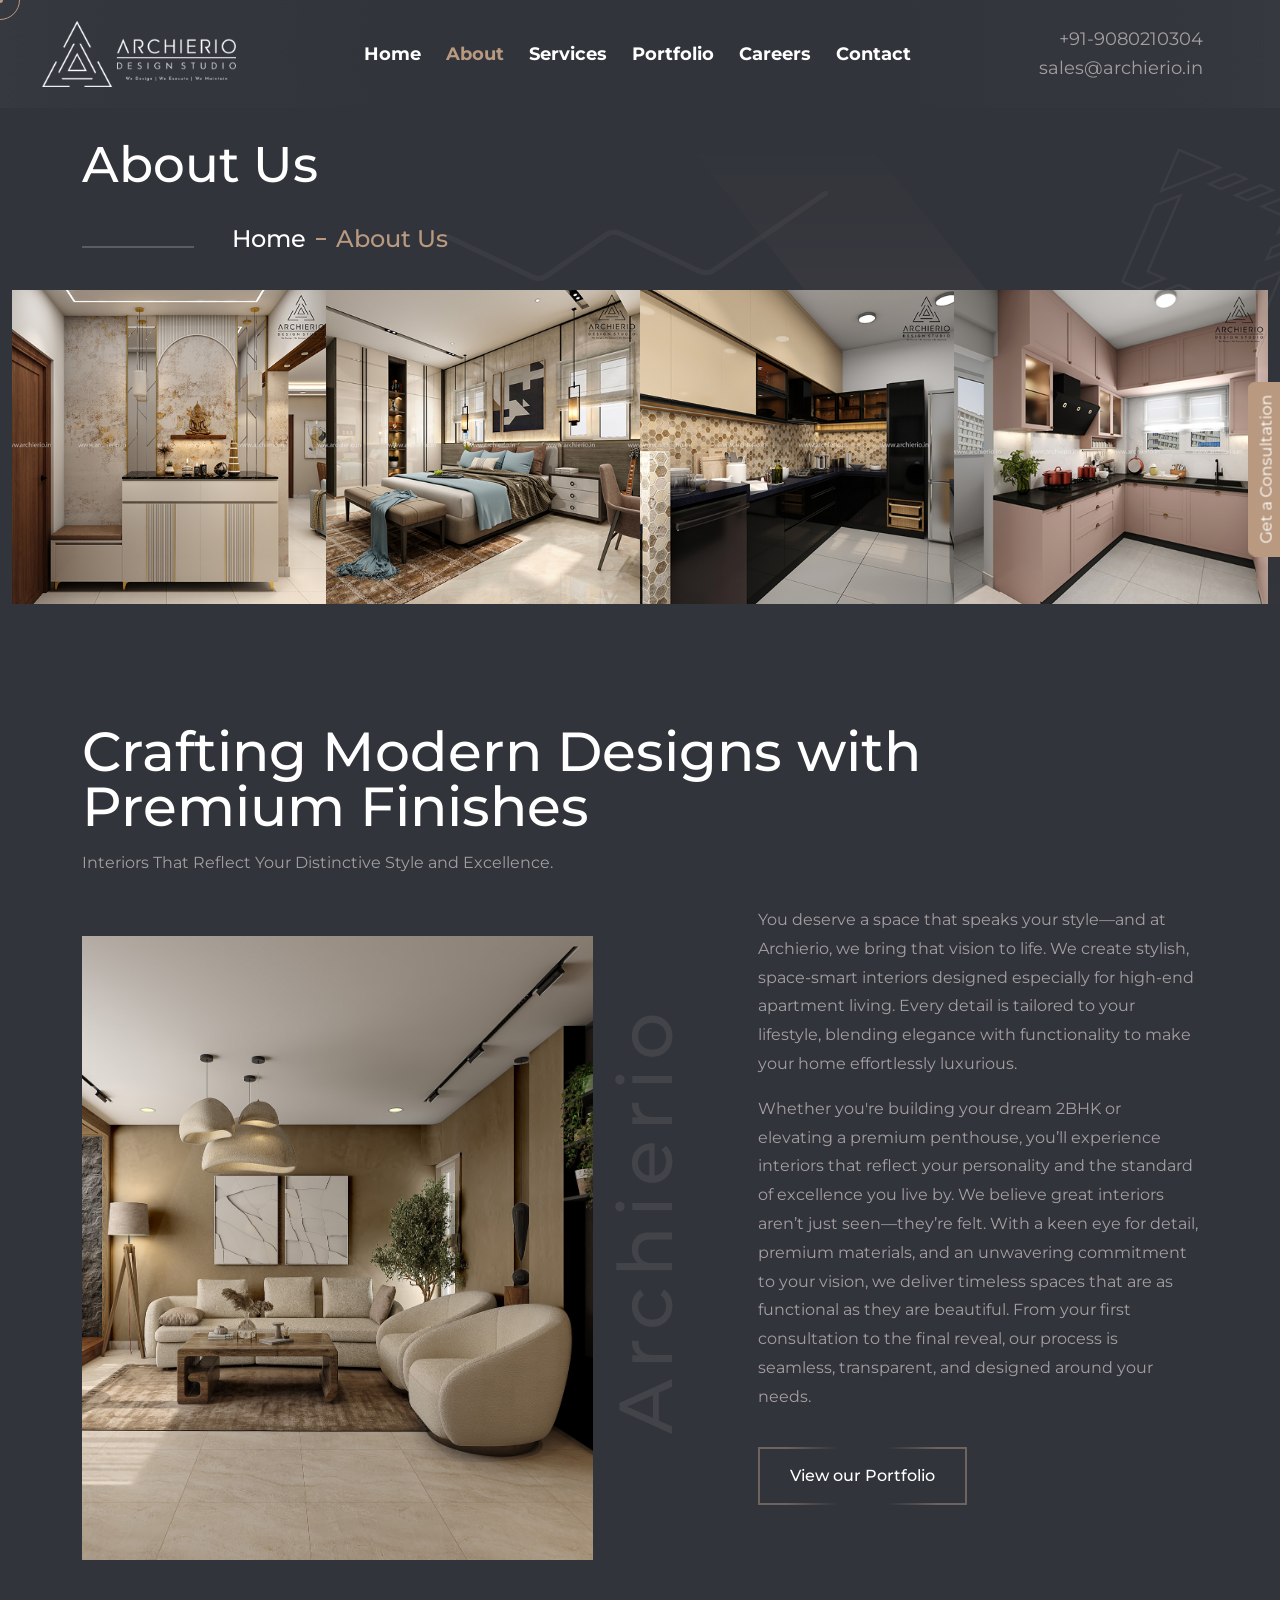
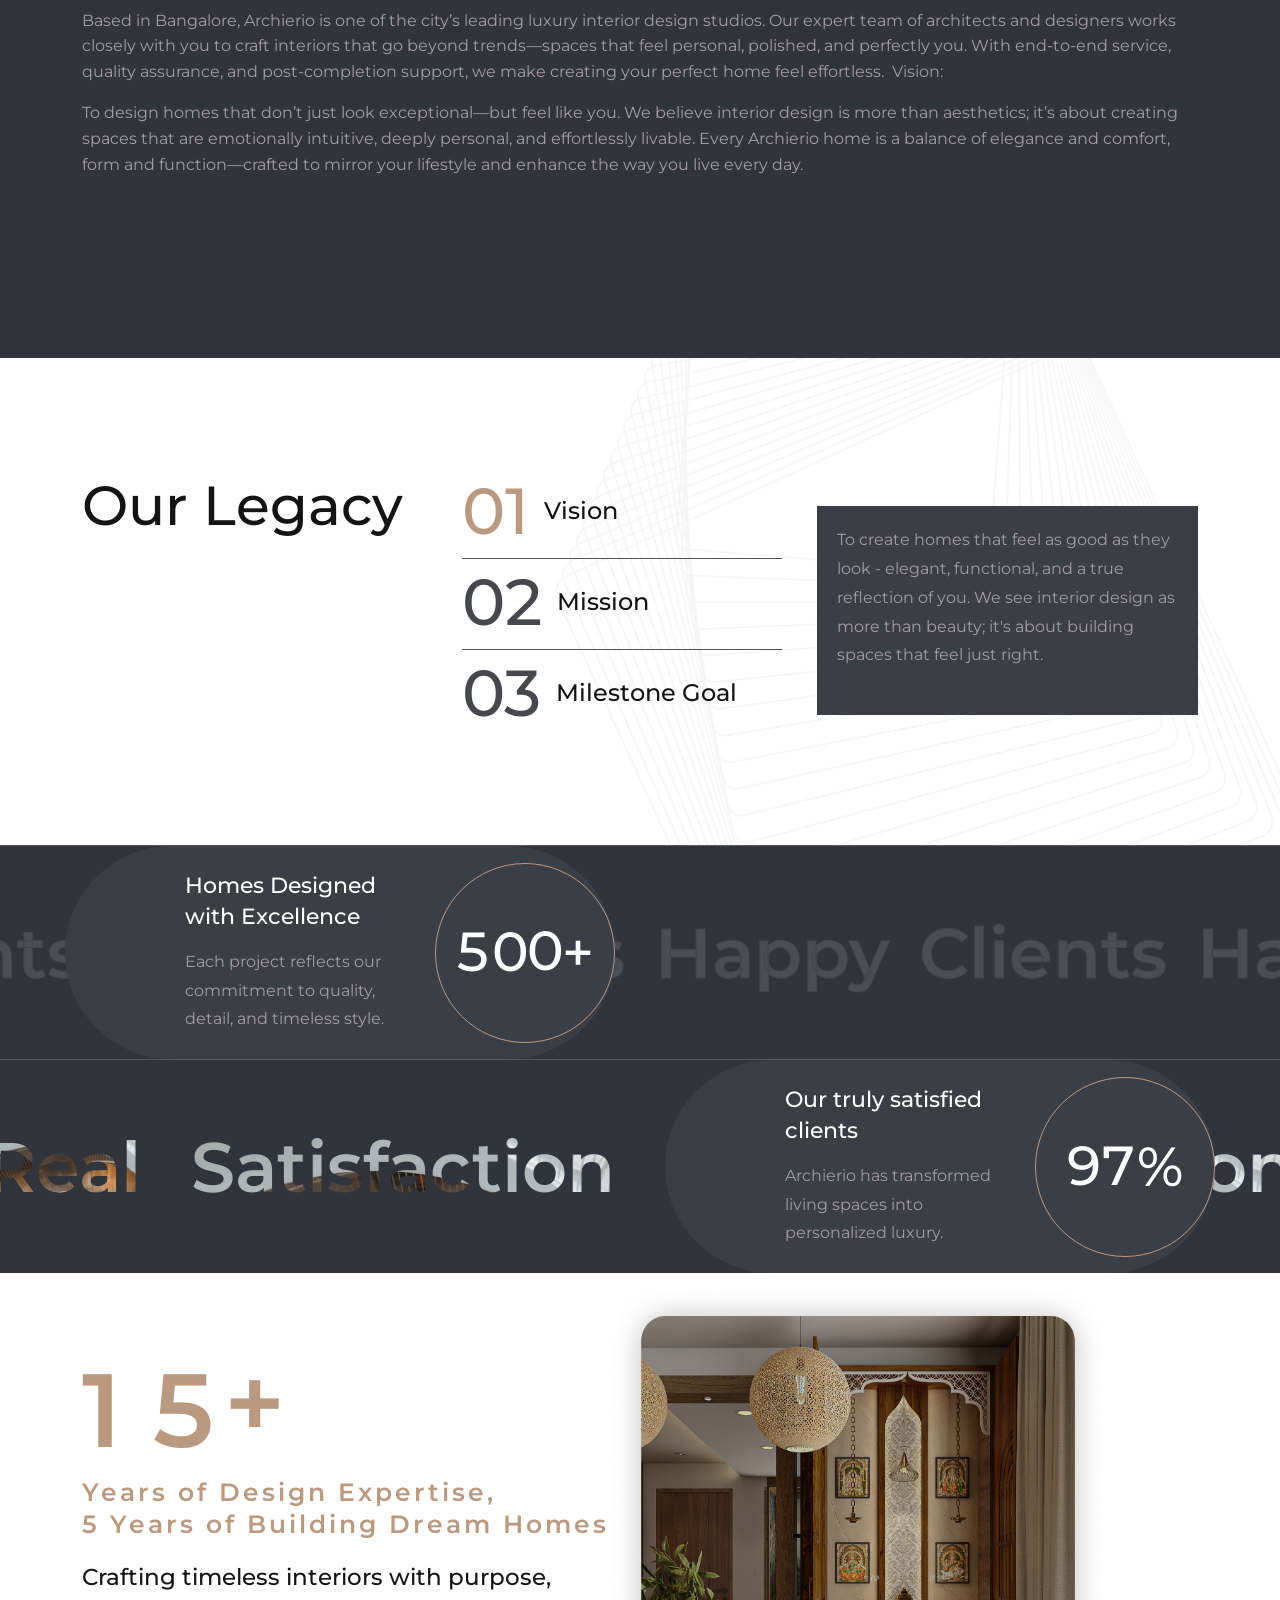
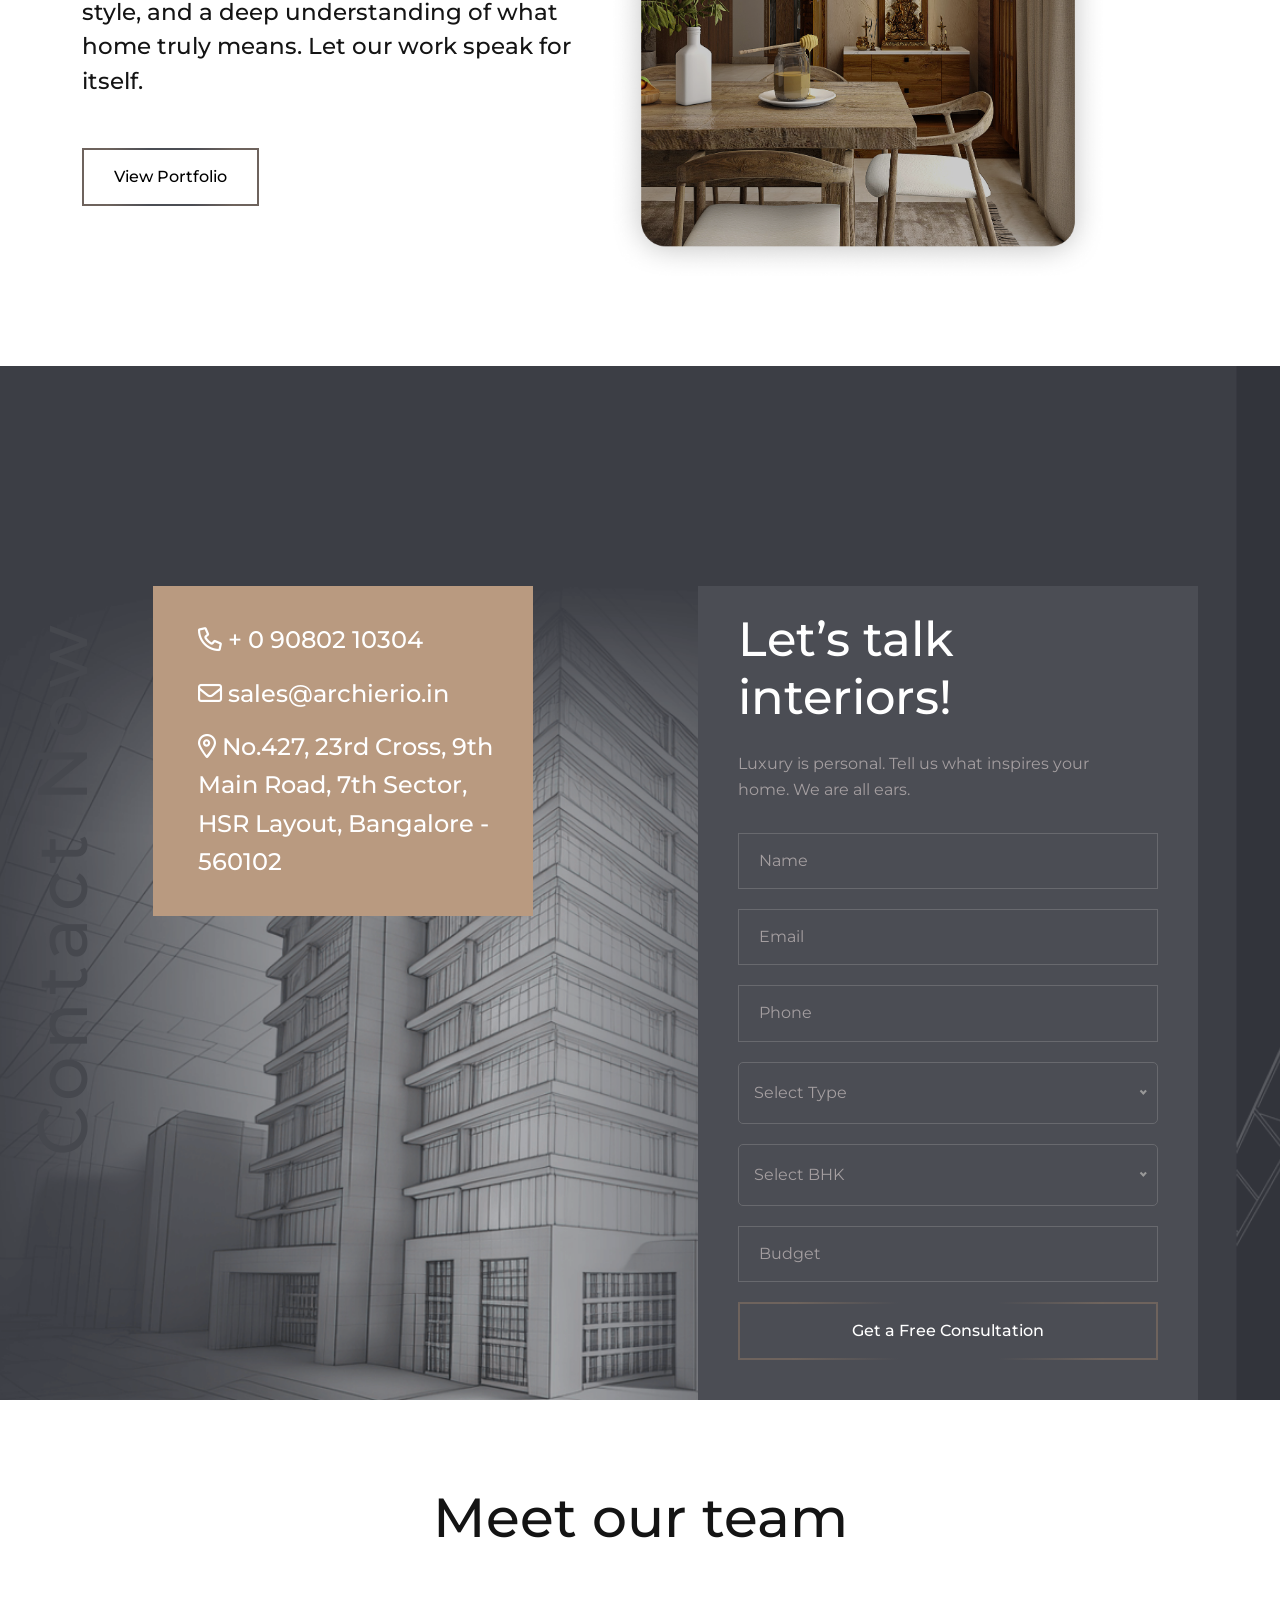
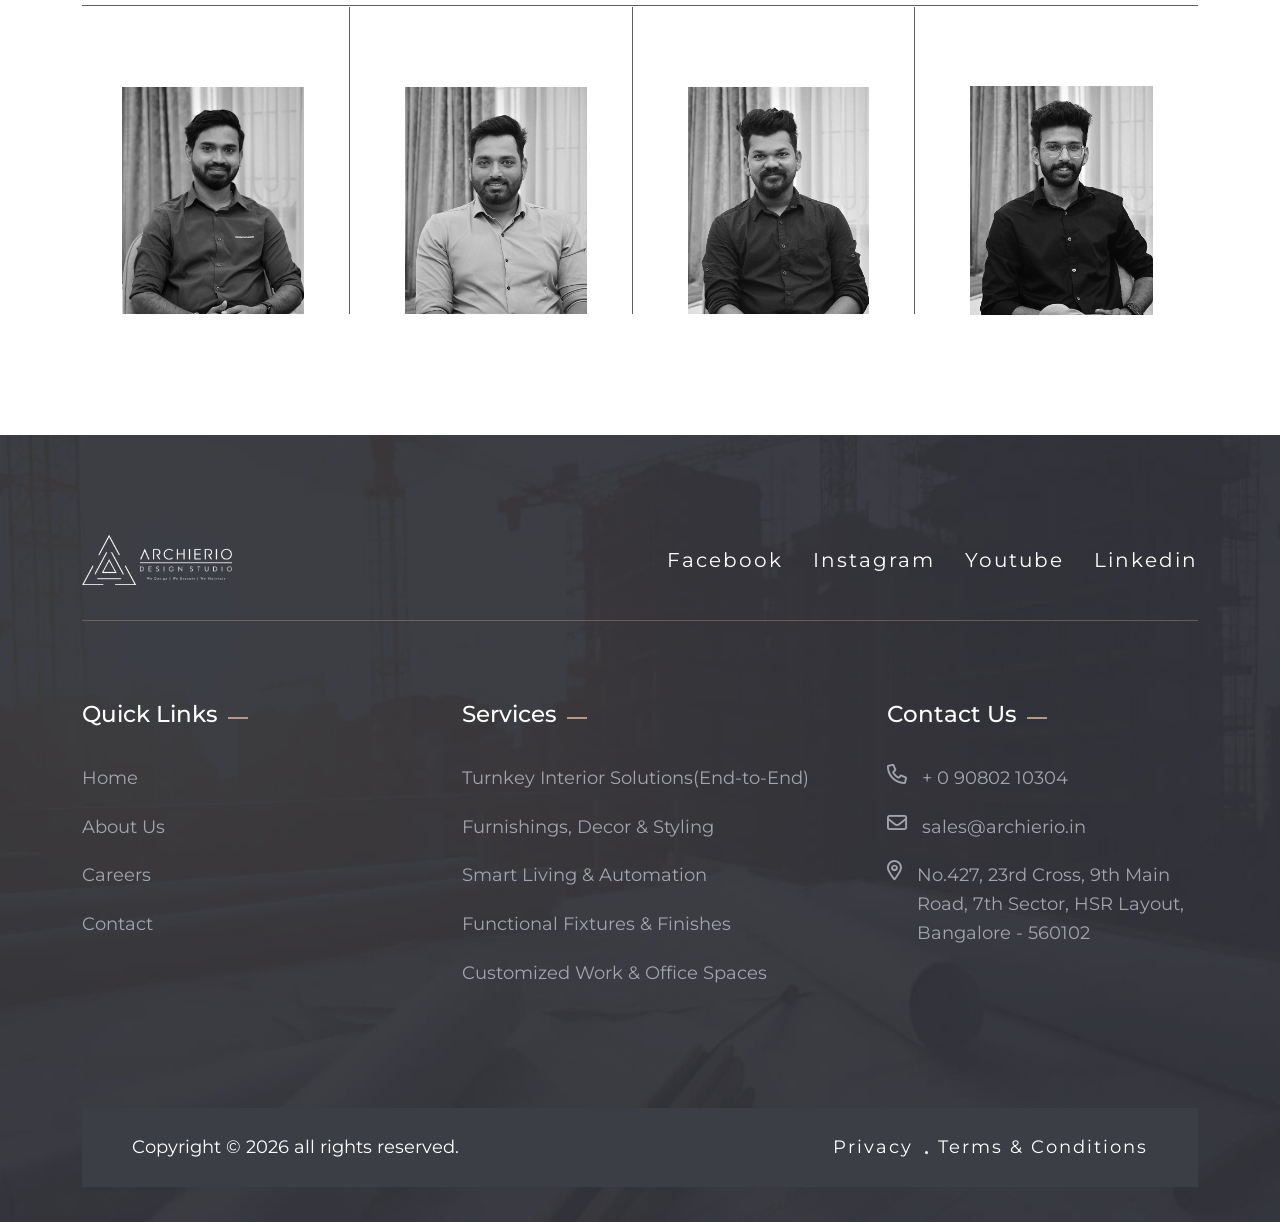
<file: about.html>
<!DOCTYPE html><html class="no-js" lang="en"><head>
      <meta charset="utf-8">
      <meta http-equiv="x-ua-compatible" content="ie=edge">
      <meta name="viewport" content="width=device-width, initial-scale=1">
      <meta name="description" content="">

      <!-- Site Title -->
      <title>::</title>

      <!-- Place favicon.ico in the root directory -->
      <link rel="apple-touch-icon" href="images/fav.svg">
      <link rel="shortcut icon" type="image/x-icon" href="images/fav.png">

      <!-- CSS here -->
      <link rel="stylesheet" href="css/bootstrap.min.css">
      <link rel="stylesheet" href="css/font-awesome-pro.min.css">
      <link rel="stylesheet" href="css/flaticon_archly.css">
      <link rel="stylesheet" href="css/odometer.min.css">
      <link rel="stylesheet" href="css/swiper.min.css">
      <link rel="stylesheet" href="css/owl.carousel.css">
      <link rel="stylesheet" href="css/magnific-popup.css">
      <link rel="stylesheet" href="css/animate.min.css">
      <link rel="stylesheet" href="css/nice-select.css">
      <link rel="stylesheet" href="css/backToTop.css">
      <link rel="stylesheet" href="css/meanmenu.css">
      <link rel="stylesheet" href="css/main.css">
   </head>

   <body>
      <!-- start: Preloader -->
      <div class="preloader" id="preloader">
         <div class="preloader-inner">
            <div class="d-flex align-items-center justify-content-center flex-column">
               <img src="images/loader.svg" width="230px" alt="">
            </div>
         </div>
      </div>
      <!-- end: Preloader -->

      <!-- start: Search Popup -->
      <div class="search_popup">
         <div class="container">
            <div class="row">
               <div class="col-xxl-12">
                  <div class="search_wrapper">
                     <div class="search_top d-flex justify-content-between align-items-center">
                        <div class="search_logo">
                           <a href="index.html">
                              <img src="images/logo.svg" alt="Logo">
                           </a>
                        </div>
                        <div class="search_close">
                           <button type="button" class="search_close_btn">
                              <svg width="18" height="18" viewBox="0 0 18 18" fill="none" xmlns="http://www.w3.org/2000/svg">
                                 <path d="M17 1L1 17" stroke="currentColor" stroke-width="1.5" stroke-linecap="round" stroke-linejoin="round"></path>
                                 <path d="M1 1L17 17" stroke="currentColor" stroke-width="1.5" stroke-linecap="round" stroke-linejoin="round"></path>
                              </svg>
                           </button>
                        </div>
                     </div>
                     <div class="search_form">
                        <form action="#">
                           <div class="search_input">
                              <input class="search-input-field" type="text" placeholder="">
                              <span class="search-focus-border"></span>
                              <button type="submit">
                                 <svg width="20" height="20" viewBox="0 0 20 20" fill="none" xmlns="http://www.w3.org/2000/svg">
                                    <path d="M9.55 18.1C14.272 18.1 18.1 14.272 18.1 9.55C18.1 4.82797 14.272 1 9.55 1C4.82797 1 1 4.82797 1 9.55C1 14.272 4.82797 18.1 9.55 18.1Z" stroke="currentColor" stroke-width="1.5" stroke-linecap="round" stroke-linejoin="round"></path>
                                    <path d="M19.0002 19.0002L17.2002 17.2002" stroke="currentColor" stroke-width="1.5" stroke-linecap="round" stroke-linejoin="round"></path>
                                 </svg>
                              </button>
                           </div>
                        </form>
                     </div>
                  </div>
               </div>
            </div>
         </div>
      </div>
      <div class="search-popup-overlay"></div>
      <!-- end: Search Popup -->

      <!-- start: Back To Top -->
      <div class="progress-wrap" id="scrollUp">
         <svg class="progress-circle svg-content" width="100%" height="100%" viewBox="-1 -1 102 102">
            <path d="M50,1 a49,49 0 0,1 0,98 a49,49 0 0,1 0,-98"></path>
         </svg>
      </div>
      <!-- end: Back To Top -->

<!-- start: Offcanvas area -->
<div class="offcanvas-area d-none d-lg-inline-block">
   <div class="offcanvas-close">
      <a class="canva_close" href="#"><span><i class="fa-light fa-xmark"></i></span>
      </a>
   </div>
   <div class="offcanvas-wrapper">
      <div class="side-infos">
         <div class="side-logo">
            <img src="images/logo.svg" alt="Logos">
         </div>
         <div class="desc">
            <p>
               Professional known as the architects are responsible for creating designs Sed ut perspiciatis unde omni natus voluptatem
               accusantium doloremque laudantium aperia maquep quae abillo inventore veritatis architecto
            </p>
         </div>
         <div class="socials-infos">
            <h5 class="title">Follow Us</h5>
            <div class="sidebar-socials">
               <ul>
                  <li>
                     <a href="https://www.facebook.com/archieriodesigns/" target="_blank"><i class="fa-brands fa-facebook-f"></i></a>
                  </li>
                  <li>
                     <a href="https://www.instagram.com/archieriodesigns?igshid=1pwyac5nawbw3" target="_blank"><i class="fa-brands fa-instagram"></i></a>
                  </li>
                  <li>
                     <a href="https://www.linkedin.com/company/archieriodesigns" target="_blank"><i class="fa-brands fa-linkedin-in"></i></a>
                  </li>
                  <li>
                     <a href="https://www.youtube.com/channel/UCHWj1lsouS4w0byeR7aMb7Q" target="_blank"><i class="fa-brands fa-youtube"></i></a>
                  </li>
               </ul>
            </div>
         </div>
      </div>
      <div class="footer-contact">
         <h4 class="side-title">Get In Touch</h4>
         <div class="contact-item">
            <div class="contact-icon">
               <span><i class="fa-regular fa-phone"></i></span>
            </div>
            <div class="contact-text">
               <span>Call anytime</span>
               <ul>
                  <li><a class="link" href="tel:+88235(000)-9630">+91-9080210304</a></li>
               </ul>
            </div>
         </div>
         <div class="contact-item">
            <div class="contact-icon">
               <span><i class="fa-regular fa-envelope"></i></span>
            </div>
            <div class="contact-text">
               <span>Send Email</span>
               <ul>
                  <li><a class="link" href="mailto:info@company.com">sales@archierio.in</a></li>
               </ul>
            </div>
         </div>
         <div class="contact-item">
            <div class="contact-icon">
               <span><i class="fa-regular fa-location-dot"></i></span>
            </div>
            <div class="contact-text">
               <span>Visit Office</span>
               <ul>
                  <li>No.427, 23rd Cross, 9th Main Road, 7th Sector, HSR Layout, Bangalore - 560102</li>
               </ul>
            </div>
         </div>
      </div>
      <div class="d-none side-newsletter">
         <h4 class="side-title">Newsletter</h4>
         <div class="newsletter-input">
            <input type="email" id="emailOne" name="email" placeholder="Enter your email" required="">
            <button class="tj-secondary-btn">Subscribe Now</button>
         </div>
      </div>
   </div>
   <div class="widget_gallery popup-gallery">
      <a class="footer-gallery-item" href="images/project/project-5.jpg"><img src="images/project-5.jpg" alt="Images">
         <div class="gallery-icon">
            <i class="fa-regular fa-plus"></i>
         </div>
      </a>
      <a class="footer-gallery-item" href="images/project/project-6.jpg"><img src="images/project-6.jpg" alt="Images">
         <div class="gallery-icon">
            <i class="fa-regular fa-plus"></i>
         </div>
      </a>
      <a class="footer-gallery-item" href="images/project/project-7.jpg"><img src="images/project-7.jpg" alt="Images">
         <div class="gallery-icon">
            <i class="fa-regular fa-plus"></i>
         </div>
      </a>
      <a class="footer-gallery-item" href="images/project/project-8.jpg"><img src="images/project-8.jpg" alt="Images">
         <div class="gallery-icon">
            <i class="fa-regular fa-plus"></i>
         </div>
      </a>
      <a class="footer-gallery-item" href="images/project/project-9.jpg"><img src="images/project-9.jpg" alt="Images">
         <div class="gallery-icon">
            <i class="fa-regular fa-plus"></i>
         </div>
      </a>
      <a class="footer-gallery-item" href="images/project/project-10.jpg"><img src="images/project-10.jpg" alt="Images">
         <div class="gallery-icon">
            <i class="fa-regular fa-plus"></i>
         </div>
      </a>
   </div>
</div>
<!-- end: Offcanvas area -->

<div class="body-overlay"></div>
<!-- start: Hamburger Menu -->
<div class="hamburger-area d-lg-none">
   <div class="hamburger_bg"></div>
   <div class="hamburger_wrapper">
      <div class="hamburger_top d-flex align-items-center justify-content-between">
         <div class="hamburger_logo">
            <a href="index.html" class="mobile_logo">
               <img src="images/logo.svg" alt="Logo">
            </a>
         </div>
         <div class="hamburger_close">
            <button class="hamburger_close_btn"><i class="fa-thin fa-times"></i></button>
         </div>
      </div>
      <div class="hamburger_search">
         <form method="get" action="index.html">
            <button type="submit"><i class="fal fa-search"></i></button>
            <input type="search" autocomplete="off" name="s" value="" placeholder="Search here">
         </form>
      </div>
      <div class="hamburger_menu">
         <div class="mobile_menu"></div>
      </div>
      <div class="mobile-contact">
         <div class="footer-title">
            <h4 class="title">Contact Us</h4>
         </div>
         <div class="contact-list">
            <ul>
               <li>
                  <span><i class="fa-regular fa-phone"></i></span>
                  <a href="tel:+000(123)85511">+91-9080210304</a>
               </li>
               <li>
                  <span><i class="fa-regular fa-envelope"></i></span>
                  <a href="mailto:info@company.com
                  ">sales@archierio.in
                  </a>
               </li>
               <li>
                  <span><i class="fa-regular fa-location-dot"></i></span>
                  No.427, 23rd Cross, 9th Main Road, 7th Sector, HSR Layout, Bangalore - 560102
               </li>
            </ul>
         </div>
      </div>
      <div class="mobile-socials">
         <ul>
            <li><a href="https://www.facebook.com/archieriodesigns/" target="_blank">Fb.</a></li>
            <li><a href="https://www.instagram.com/archieriodesigns?igshid=1pwyac5nawbw3" target="_blank">Insta.</a></li>
            <li><a href="https://www.youtube.com/channel/UCHWj1lsouS4w0byeR7aMb7Q" target="_blank">Ytube</a></li>
            <li><a href="https://www.linkedin.com/company/archieriodesigns" target="_blank">In</a></li>
         </ul>
      </div>
   </div>
</div>
<!-- end: Hamburger Menu -->

<!-- start: Header Area -->
<header class="tj-header-area header-2">
   <div class="container-fluid">
      <div class="row">
         <div class="col-12">
            <div class="mainmenu-wrapper">
               <div class="site-logo">
                  <a class="logo" href="index.html">
                     <img src="images/logo.svg" alt="Logo">
                  </a>
               </div>
               <div class="mainmenu main-mobile-menu d-none d-lg-inline-flex" id="main-menu">
                  <ul>
                     <li>
                        <a href="index.html">Home</a>
                     </li>
                     <li class="current-menu-item"><a href="about.html">About</a></li>
                     <li><a href="services.html">Services</a></li>
                     <li><a href="portfolio.html">Portfolio</a></li>
                     <li class="d-none"><a href="blogs.html">Blog</a></li>
                     <li><a href="careers.html">Careers</a></li>
                     <li><a href="contact.html">Contact</a></li>
                  </ul>
               </div>
               <div class="header-right-infos">
                  <div class="header-socials d-none">
                     <ul>
                        <li><a href="https://www.facebook.com/archieriodesigns/" target="_blank">Fb.</a></li>
                        <li><a href="https://www.instagram.com/archieriodesigns?igshid=1pwyac5nawbw3" target="_blank">Insta.</a></li>
                        <li><a href="https://www.youtube.com/channel/UCHWj1lsouS4w0byeR7aMb7Q" target="_blank">Ytube</a></li>
                        <li><a href="https://www.linkedin.com/company/archieriodesigns" target="_blank">In</a></li>
                     </ul>
                  </div>
                  <div class="sidebar-navbar">
                     <div class="sidebar-text text-end">
                        <ul>
                           <li><a href="tel:+001248779320">+91-9080210304</a></li>
                           <li><a href="mailto:information@gamil.com">sales@archierio.in</a></li>
                        </ul>
                     </div>
                     <div class="mobile_bars">
                        <div class="side-menu d-none">
                           <button class="canva_expander">
                              <span></span>
                              <span></span>
                              <span></span>
                           </button>
                        </div>
                        <div class="mobile-bar d-block d-lg-none">
                           <button class="canva_expander nav-menu-link menu-button">
                              <span></span>
                              <span></span>
                              <span></span>
                              <span></span>
                           </button>
                        </div>
                     </div>
                  </div>
               </div>
            </div>
         </div>
      </div>
   </div>
</header>
<header class="tj-header-area header-sticky header-2">
   <div class="container-fluid">
      <div class="row">
         <div class="col-12">
            <div class="mainmenu-wrapper">
               <div class="site-logo">
                  <a class="logo" href="index.html">
                     <img src="images/logo.svg" alt="Logo">
                  </a>
               </div>
               <div class="mainmenu main-mobile-menu d-none d-lg-inline-flex" id="main-menu">
                  <ul>
                     <li>
                        <a href="index.html">Home</a>
                     </li>
                     <li class="current-menu-item"><a href="about.html">About</a></li>
                     <li><a href="services.html">Services</a></li>
                     <li><a href="portfolio.html">Portfolio</a></li>
                     <li class="d-none"><a href="blogs.html">Blog</a></li>
                     <li><a href="careers.html">Careers</a></li>
                     <li><a href="contact.html">Contact</a></li>
                  </ul>
               </div>
               <div class="header-right-infos">
                  <div class="header-socials d-none">
                     <ul>
                        <li><a href="https://www.facebook.com/archieriodesigns/" target="_blank">Fb.</a></li>
                        <li><a href="https://www.instagram.com/archieriodesigns?igshid=1pwyac5nawbw3" target="_blank">Insta.</a></li>
                        <li><a href="https://www.youtube.com/channel/UCHWj1lsouS4w0byeR7aMb7Q" target="_blank">Ytube</a></li>
                        <li><a href="https://www.linkedin.com/company/archieriodesigns" target="_blank">In</a></li>
                     </ul>
                  </div>
                  <div class="sidebar-navbar">
                     <div class="sidebar-text text-end">
                        <ul>
                           <li><a href="tel:+001248779320">+91-9080210304</a></li>
                           <li><a href="mailto:information@gamil.com">sales@archierio.in</a></li>
                        </ul>
                     </div>
                     <div class="mobile_bars">
                        <div class="side-menu d-none">
                           <button class="canva_expander">
                              <span></span>
                              <span></span>
                              <span></span>
                           </button>
                        </div>
                        <div class="mobile-bar d-block d-lg-none">
                           <button class="canva_expander nav-menu-link menu-button">
                              <span></span>
                              <span></span>
                              <span></span>
                              <span></span>
                           </button>
                        </div>
                     </div>
                  </div>
               </div>
            </div>
         </div>
      </div>
   </div>
</header>
<!-- end: Header Area -->

<main id="primary" class="site-main">

<!-- start: Breadcrumb Area  -->
<section class="breadcrumb-wrapper">
   <div class="container">
      <div class="row">
         <div class="col-12">
            <div class="breadcrumb-content-area">
               <div class="breadcrumb-heading wow fadeInUp" data-wow-delay=".3s">
                  <h1 class="breadcrumb-title">About Us</h1>
               </div>
               <div class="breadcrumb-link wow fadeInUp" data-wow-delay=".4s">
                  <span>
                     <a href="index.html">
                        <span>Home</span>
                     </a>
                  </span>
                  <span>
                     <span>About Us</span>
                  </span>
               </div>
            </div>
         </div>
      </div>
   </div>
   <div class="container-fluid">
      <div class="row">
         <div class="col-12">
            <div class="images_wrapper text-center">
               <div class="breadcrumb-images">
                  <img src="images/breadcrumb-bg.jpg" alt="Images">
               </div>
               <div class="shapes-one shake-y">
                  <img src="images/hero-shape1.png" alt="Shapes">
               </div>
            </div>
         </div>
      </div>
   </div>
   <div class="breadcrumb-bg-shapes shake-y">
      <img src="images/hero-right-group.png" alt="Shapes">
   </div>
   <div class="breadcrumb-right-shape pulse">
      <img src="images/hero-shape.png" alt="Shapes">
   </div>
</section>
<!-- end: Breadcrumb Area  -->

         <!-- start: Apartment Area -->
         <section class="tj-apartment-section">
            <div class="container">
               <div class="row">
                  <div class="col-12">
                     <div class="tj-heading-area wow fadeInUp" data-wow-delay=".3s">
                        <h2 class="title mb-3">Crafting Modern Designs with Premium Finishes </h2>
                        <div class="desc">
                           <p>Interiors That Reflect Your Distinctive Style and Excellence.</p>
                        </div>
                     </div>
                  </div>
               </div>
               <div class="row">
                  <div class="col-12">
                     <div class="apartment-content-area mb-5">
                        <div class="apartment-left-content wow fadeInUp" data-wow-delay=".4s">
                           <div class="apartment-images">
                              <img src="images/images-1.jpg" alt="Images">
                           </div>
                        </div>
                        <div class="apartment-middle-text wow zoomIn" data-wow-delay=".5s">
                           <h2 class="title">Archierio</h2>
                        </div>
                        <div class="apartment-right-content">
                           <div class="apartment-text">
                              <div class="desc wow fadeInUp" data-wow-delay=".6s">
                                 <p>You deserve a space that speaks your style—and at Archierio, we bring that vision to life. We create stylish, space-smart interiors designed especially for high-end apartment living. Every detail is tailored to your lifestyle, blending elegance with functionality to make your home effortlessly luxurious.</p>
                                 <p>Whether you're building your dream 2BHK or elevating a premium penthouse, you’ll experience interiors that reflect your personality and the standard of excellence you live by. We believe great interiors aren’t just seen—they’re felt. With a keen eye for detail, premium materials, and an unwavering commitment to your vision, we deliver timeless spaces that are as functional as they are beautiful. From your first consultation to the final reveal, our process is seamless, transparent, and designed around your needs.</p>
                              </div>
                              <div class="apartment-button d-flex wow fadeInUp" data-wow-delay=".7s">
                                 <a class="tj-primary-btn-three" href="portfolio.html">View our Portfolio</a>
                              </div>
                           </div>
                           <div class="d-none apartment-wrapper wow fadeInUp" data-wow-delay=".8s">
                              <div class="apartment-image">
                                 <img src="images/images-2.jpg" alt="Images">
                                 <div class="apartment-video">
                                    <a class="popup-videos-button" data-autoplay="true" data-vbtype="video" href="https://www.youtube.com/watch?v=MLpWrANjFbI">
                                       <span><i class="fa-solid fa-play"></i></span>
                                    </a>
                                 </div>
                              </div>
                              <div class="apartment-media">
                                 <div class="apartment_text">
                                    <h5 class="title">Warnor Sammy</h5>
                                    <span>Co - Founder</span>
                                 </div>
                                 <div class="d-none apartment-infos">
                                    <ul>
                                       <li>
                                          <a class="facebook" href="#"><i class="fa-brands fa-facebook-f"></i></a>
                                       </li>
                                       <li>
                                          <a class="twitter" href="#"><i class="fa-brands fa-x-twitter"></i></a>
                                       </li>
                                    </ul>
                                 </div>
                              </div>
                           </div>
                        </div>
                     </div>
                     <p>Based in Bangalore, Archierio is one of the city’s leading luxury interior design studios. Our expert team of architects and designers works closely with you to craft interiors that go beyond trends—spaces that feel personal, polished, and perfectly you. With end-to-end service, quality assurance, and post-completion support, we make creating your perfect home feel effortless.  Vision:</p>
                     <p>To design homes that don’t just look exceptional—but feel like you. We believe interior design is more than aesthetics; it’s about creating spaces that are emotionally intuitive, deeply personal, and effortlessly livable. Every Archierio home is a balance of elegance and comfort, form and function—crafted to mirror your lifestyle and enhance the way you live every day.</p>
                  </div>
               </div>
            </div>
         </section>
         <!-- end: Apartment Area -->


         <!-- start: Services Area -->
         <section class="tj-service-section-three bg-white">
            <div class="container">
               <div class="row">
                  <div class="col-lg-4">
                     <div class="tj-heading-area">
                        <h2 class="title wow fadeInUp" data-wow-delay=".7s">Our Legacy</h2>
                        <div class="d-none desc wow fadeInUp" data-wow-delay=".8s">
                           <p>
                              Many architecture services now incorporate sustainables and environmentally friendly designs principles, considering
                              factors like energy efficiency, use recycled ...
                           </p>
                        </div>
                     </div>
                  </div>
                  <div class="col-lg-8">
                     <div class="service-accordion d-flex wow fadeInRight" data-wow-delay=".9s">
                        <div class="tabs-content-area nav m-width-320 flex-column nav-pills" id="v-pills-tab3" role="tablist" aria-orientation="vertical">
                           <button class="tabs-item nav-link active" id="v-pills-home-tab" type="button" role="tab" data-bs-toggle="pill" data-bs-target="#service-1" aria-selected="true">
                              <span class="service-number">
                                 <span>01</span>
                              </span>
                              <span class="title">Vision</span>
                           </button>
                           <button class="tabs-item nav-link" id="v-pills-profile-tab" type="button" role="tab" data-bs-toggle="pill" data-bs-target="#service-2" aria-selected="false">
                              <span class="service-number">
                                 <span>02</span>
                              </span>
                              <span class="title">Mission</span>
                           </button>
                           <button class="tabs-item nav-link" id="v-pills-messages-tab" type="button" role="tab" data-bs-toggle="pill" data-bs-target="#service-3" aria-selected="false">
                              <span class="service-number"> 03 </span>
                              <span class="title">Milestone Goal</span>
                           </button>
                        </div>
                        <div class="tab-content flex-fill" id="v-pills-tabContent2">
                           <div class="tab-pane fade show active" id="service-1" aria-labelledby="v-pills-home-tab">
                              <div class="tabs-wrapper">
                                 <div class="service-text">
                                    <div class="desc">
                                       <p>To create homes that feel as good as they look - elegant, functional, and a true reflection of you. We see interior design as more than beauty; it's about building spaces that feel just right.</p>
                                    </div>
                                 </div>
                              </div>
                           </div>
                           <div class="tab-pane fade" id="service-2" aria-labelledby="v-pills-profile-tab">
                              <div class="tabs-wrapper">
                                 <div class="service-text">
                                    <div class="desc">
                                       <p>To deliver interiors that are timeless in beauty, smart in design, and rich in meaning. We’re committed to creating personalized spaces that reflect your unique story—using premium materials, modern planning, and impeccable attention to detail. From the first sketch to the final styling, we put your comfort, preferences, and vision at the heart of every decision. Our mission is simple: to make your dream space a reality, with ease and excellence at every step.</p>
                                    </div>
                                 </div>
                              </div>
                           </div>
                           <div class="tab-pane fade" id="service-3" aria-labelledby="v-pills-messages-tab">
                              <div class="tabs-wrapper">
                                 <div class="service-text">
                                    <div class="desc">
                                       <p>By 2027, Archierio aims to complete over 1,000 thoughtfully curated homes across Bangalore—and beyond. Each project will stand as a testament to our promise: luxury that feels personal, design that endures, and a journey that’s as smooth as the result is stunning. We’re building more than homes—we’re shaping experiences, memories, and meaningful spaces that last a lifetime.</p>
                                    </div>
                                 </div>
                              </div>
                           </div>
                        </div>
                     </div>
                  </div>
               </div>
            </div>
            <div class="service-bg-shapes">
               <img src="images/service-bg-shapes.png" alt="Shapes">
            </div>
         </section>
         <!-- end: Services Area -->         

         <!-- start: Roll Area -->
         <section class="tj-roll-section-three">
            <div class="tj-roll-style-one wow fadeInUp" data-wow-delay=".7s">
               <div class="container-fluid p-0">
                  <div class="roll-box">
                     <div class="slide-roll">
                        <div class="roll-box">
                           <div class="roll-item">
                              <span class="text">Happy</span>
                           </div>
                           <div class="roll-item">
                              <span class="text">Clients</span>
                           </div>
                           <div class="roll-item">
                              <span class="text">Happy</span>
                           </div>
                           <div class="roll-item">
                              <span class="text">Clients</span>
                           </div>
                           <div class="roll-item">
                              <span class="text">Happy</span>
                           </div>
                           <div class="roll-item">
                              <span class="text">Clients</span>
                           </div>
                        </div>
                        <div class="roll-box">
                           <div class="roll-item">
                              <span class="text">Happy</span>
                           </div>
                           <div class="roll-item">
                              <span class="text">Clients</span>
                           </div>
                           <div class="roll-item">
                              <span class="text">Happy</span>
                           </div>
                           <div class="roll-item">
                              <span class="text">Clients</span>
                           </div>
                           <div class="roll-item">
                              <span class="text">Happy</span>
                           </div>
                           <div class="roll-item">
                              <span class="text">Clients</span>
                           </div>
                        </div>
                     </div>
                     <div class="fun-fact-item">
                        <div class="tj-count"><span class="odometer" data-count="500">0</span>+</div>
                        <div class="about-text">
                           <h5 class="title">Homes Designed with Excellence</h5>
                           <div class="desc">
                              <p>Each project reflects our commitment to quality, detail, and timeless style.</p>
                           </div>
                        </div>
                     </div>
                  </div>
               </div>
            </div>
            <div class="tj-roll-style-two wow fadeInUp" data-wow-delay=".8s">
               <div class="container-fluid p-0">
                  <div class="roll-box">
                     <div class="slide-roll">
                        <div class="roll-box roll-box-revers">
                           <div class="roll-item">
                              <span class="text">Real</span>
                           </div>
                           <div class="roll-item">
                              <span class="text">Satisfaction</span>
                           </div>
                           <div class="roll-item">
                              <span class="text">Real</span>
                           </div>
                           <div class="roll-item">
                              <span class="text">Satisfaction</span>
                           </div>
                           <div class="roll-item">
                              <span class="text">Real</span>
                           </div>
                           <div class="roll-item">
                              <span class="text">Satisfaction</span>
                           </div>
                        </div>
                        <div class="roll-box roll-box-revers">
                           <div class="roll-item">
                              <span class="text">Real</span>
                           </div>
                           <div class="roll-item">
                              <span class="text">Satisfaction</span>
                           </div>
                           <div class="roll-item">
                              <span class="text">Real</span>
                           </div>
                           <div class="roll-item">
                              <span class="text">Satisfaction</span>
                           </div>
                           <div class="roll-item">
                              <span class="text">Real</span>
                           </div>
                           <div class="roll-item">
                              <span class="text">Satisfaction</span>
                           </div>
                        </div>
                     </div>
                     <div class="fun-fact-item">
                        <div class="tj-count"><span class="odometer" data-count="97">0</span>%</div>
                        <div class="about-text">
                           <h5 class="title">Our truly satisfied clients</h5>
                           <div class="desc">
                              <p>Archierio has transformed living spaces into personalized luxury.</p>
                           </div>
                        </div>
                     </div>
                  </div>
               </div>
            </div>
         </section>
         <!-- end: Roll Area -->

         <!-- start: success Area -->
         <section class="tj-success-section bg-white">
            <div class="container">
               <div class="row">
                  <div class="col-12">
                     <div class="success-item">
                        <div class="success-left-content">
                           <div class="tj-count wow fadeInUp" data-wow-delay=".3s"><span class="odometer" data-count="15">0</span>+
                              <p>Years of Design Expertise,<br>5 Years of Building Dream Homes</p>
                           </div>
                           <h3 class="title wow fadeInUp" data-wow-delay=".4s">Crafting timeless interiors with purpose, style, and a deep understanding of what home truly means. Let our work speak for itself.</h3>
                           <div class="success-button d-flex wow fadeInUp" data-wow-delay=".5s">
                              <a class="tj-primary-btn-five text-black" href="portfolio.html">View Portfolio</a>
                           </div>
                        </div>
                        <div class="success-wrapper wow fadeInRight" data-wow-delay=".5s">
                           <img class="image_1" src="images/success-2.png" alt="Images">
                        </div>
                     </div>
                  </div>
               </div>
            </div>
         </section>
         <!-- end: success Area -->

         
         <!-- start: contact Area -->
         <section class="tj-contact-section-two" data-bg-image="images/bg/contact-bg.png">
            <div class="sec_text wow zoomIn" data-wow-delay=".3s">
               <h2 class="title">Contact Now</h2>
            </div>
            <div class="container">
               <div class="row">
                  <div class="col-lg-5">
                     <div class="contact_box wow fadeInLeft" data-wow-delay=".4s">
                        <ul>
                           <li>
                              <span><i class="fa-regular fa-phone"></i></span>
                              <a href="tel:+09080210304">+ 0 90802 10304</a>
                           </li>
                           <li>
                              <span><i class="fa-regular fa-envelope"></i></span>
                              <a href="mailto:sales@archierio.in
                              ">sales@archierio.in
                              </a>
                           </li>
                           <li>
                              <span><i class="fa-regular fa-location-dot"></i></span>
                              No.427, 23rd Cross, 9th Main Road, 7th Sector, HSR Layout, Bangalore - 560102
                           </li>
                        </ul>
                     </div>
                  </div>
                  <div class="col-lg-7">

                     <div class="contact-form-box fadeInRight p-0" data-wow-delay=".5s">
                        <div class="contact-form-one">
                        <div class="contact-text">
                           <h2 class="title">Let’s talk interiors!</h2>
                           <div class="desc">
                              <p>Luxury is personal. Tell us what inspires your home. We are all ears.</p>
                           </div>
                        </div>
                        <form action="send-email.php" method="POST" class="start-0">
                           <div class="row">
                              <div class="col-lg-12">
                                 <div class="form-input">
                                 <input type="text" id="name" name="name" placeholder="Name" required>
                                 </div>
                              </div>
                              <div class="col-lg-12">
                                 <div class="form-input">
                                 <input type="email" id="emailTwo" name="email" placeholder="Email" required>
                                 </div>
                              </div>
                              <div class="col-lg-12">
                                 <div class="form-input">
                                 <input type="tel" id="phone" name="phone" placeholder="Phone" required>
                                 </div>
                              </div>
                              <div class="col-lg-12">
                                 <div class="form-input">
                                 <select name="property_type" required>
                                    <option value="">Select Type</option>
                                    <option value="Appartment">Appartment</option>
                                    <option value="Villa">Villa</option>
                                 </select>
                                 </div>
                              </div>
                              <div class="col-lg-12">
                                 <div class="form-input">
                                 <select name="bhk" required>
                                    <option value="">Select BHK</option>
                                    <option value="1">1 BHK</option>
                                    <option value="2">2 BHK</option>
                                    <option value="3">3 BHK</option>
                                    <option value="4">4 BHK</option>
                                 </select>
                                 </div>
                              </div>
                              <div class="col-lg-12">
                                 <div class="form-input">
                                 <input type="text" id="message" name="message" placeholder="Budget" required>
                                 </div>
                              </div>
                              <div class="col-lg-12">
                                 <div class="submit-button">
                                 <button type="submit" class="tj-primary-btn-five">Get a Free Consultation</button>
                                 </div>
                              </div>
                           </div>
                        </form>
                        </div>
                     </div>                 
                  </div>
               </div>
            </div>
         </section>
         <!-- end: contact Area -->

                  <!-- start: Team Area -->
                  <section class="tj-team-section bg-white pt-90">
                     <div class="container">
                        <div class="row">
                           <div class="col-12">
                              <div class="tj-heading-area justify-content-center">
                                 <h2 class="title wow fadeInLeft" data-wow-delay=".3s">Meet our team</h2>
                              </div>
                           </div>
                        </div>
                        <div class="team-bottom-content-area">
                           <div class="team-content-area wow fadeInUp" data-wow-delay=".5s">
                              <div class="team-item">
                                 <div class="team-images">
                                    <img src="images/1.jpg" alt="Images">
                                 </div>
                                 <div class="team-content">
                                    <!-- <span>Ceo Founder</span> -->
                                    <h5 class="team-title">Mr.Keshav Nair</h5>
                                 </div>
                                 <div class="d-none team-share">
                                    <ul class="team-social">
                                       <li>
                                          <i class="fa-regular fa-share-nodes"></i>
                                          <ul class="team-social-icon">
                                             <li>
                                                <a href="#"><i class="fa-brands fa-twitter"></i></a>
                                             </li>
                                             <li>
                                                <a href="#"><i class="fab fa-facebook-f"></i></a>
                                             </li>
                                             <li>
                                                <a href="#"><i class="fa-regular fa-wifi"></i></a>
                                             </li>
                                             <li>
                                                <a href="#"><i class="fa-brands fa-pinterest-p"></i></a>
                                             </li>
                                          </ul>
                                       </li>
                                    </ul>
                                 </div>
                              </div>
                              <div class="team-item-shape">
                                 <img src="images/steps-shape.png" alt="Shapes">
                              </div>
                           </div>
                           <div class="team-content-area wow fadeInUp" data-wow-delay=".6s">
                              <div class="team-item">
                                 <div class="team-images">
                                    <img src="images/2.jpg" alt="Images">
                                 </div>
                                 <div class="team-content">
                                    <h5 class="team-title">Mr.Sudharsan Yogeswaran</h5>
                                 </div>
                                 <div class="d-none team-share">
                                    <ul class="team-social">
                                       <li>
                                          <i class="fa-regular fa-share-nodes"></i>
                                          <ul class="team-social-icon">
                                             <li>
                                                <a href="#"><i class="fa-brands fa-twitter"></i></a>
                                             </li>
                                             <li>
                                                <a href="#"><i class="fab fa-facebook-f"></i></a>
                                             </li>
                                             <li>
                                                <a href="#"><i class="fa-regular fa-wifi"></i></a>
                                             </li>
                                             <li>
                                                <a href="#"><i class="fa-brands fa-pinterest-p"></i></a>
                                             </li>
                                          </ul>
                                       </li>
                                    </ul>
                                 </div>
                              </div>
                              <div class="team-item-shape">
                                 <img src="images/steps-shape.png" alt="Shapes">
                              </div>
                           </div>
                           <div class="team-content-area wow fadeInUp" data-wow-delay=".7s">
                              <div class="team-item">
                                 <div class="team-images">
                                    <img src="images/3.jpg" alt="Images">
                                 </div>
                                 <div class="team-content">
                                    <h5 class="team-title">Mr.Sreerag</h5>
                                 </div>
                                 <div class="d-none team-share">
                                    <ul class="team-social">
                                       <li>
                                          <i class="fa-regular fa-share-nodes"></i>
                                          <ul class="team-social-icon">
                                             <li>
                                                <a href="#"><i class="fa-brands fa-twitter"></i></a>
                                             </li>
                                             <li>
                                                <a href="#"><i class="fab fa-facebook-f"></i></a>
                                             </li>
                                             <li>
                                                <a href="#"><i class="fa-regular fa-wifi"></i></a>
                                             </li>
                                             <li>
                                                <a href="#"><i class="fa-brands fa-pinterest-p"></i></a>
                                             </li>
                                          </ul>
                                       </li>
                                    </ul>
                                 </div>
                              </div>
                              <div class="team-item-shape">
                                 <img src="images/steps-shape.png" alt="Shapes">
                              </div>
                           </div>
                           <div class="team-content-area wow fadeInUp" data-wow-delay=".5s">
                              <div class="team-item">
                                 <div class="team-images">
                                    <img src="images/4.jpg" alt="Images">
                                 </div>
                                 <div class="team-content">
                                    <h5 class="team-title">Mr.Anujith Balagopal</h5>
                                 </div>
                                 <div class="d-none team-share">
                                    <ul class="team-social">
                                       <li>
                                          <i class="fa-regular fa-share-nodes"></i>
                                          <ul class="team-social-icon">
                                             <li>
                                                <a href="#"><i class="fa-brands fa-twitter"></i></a>
                                             </li>
                                             <li>
                                                <a href="#"><i class="fab fa-facebook-f"></i></a>
                                             </li>
                                             <li>
                                                <a href="#"><i class="fa-regular fa-wifi"></i></a>
                                             </li>
                                             <li>
                                                <a href="#"><i class="fa-brands fa-pinterest-p"></i></a>
                                             </li>
                                          </ul>
                                       </li>
                                    </ul>
                                 </div>
                              </div>
                              <div class="team-item-shape">
                                 <img src="images/steps-shape.png" alt="Shapes">
                              </div>
                           </div>
                        </div>
                     </div>
                  </section>
                  <!-- end: Team Area -->

</main>

      <!-- start: Footer Area -->
      <footer class="tj-footer-area footer-1" data-bg-image="images/bg/footer-bg.jpg">
         <div class="footer-top-area">
            <div class="container">
               <div class="row">
                  <div class="col-12">
                     <div class="top-content-area">
                        <div class="footer-logo">
                           <a href="index.html"><img src="images/logo.svg" alt="Logo"></a>
                        </div>
                        <div class="media-list">
                           <ul>
                              <li><a href="https://www.facebook.com/archieriodesigns/" target="_blank">Facebook</a></li>
                              <li><a href="https://www.instagram.com/archieriodesigns?igshid=1pwyac5nawbw3" target="_blank">Instagram</a></li>
                              <li><a href="https://www.youtube.com/channel/UCHWj1lsouS4w0byeR7aMb7Q" target="_blank">Youtube</a></li>
                              <li><a href="https://www.linkedin.com/company/archieriodesigns" target="_blank">Linkedin</a></li>
                           </ul>
                        </div>
                     </div>
                  </div>
               </div>
            </div>
         </div>
         <div class="footer-bottom-area">
            <div class="container">
               <div class="row">
                  <div class="col-xl-4 col-lg-6 col-md-6">
                     <div class="footer-widget footer1-col-2 widget_nav_menu">
                        <div class="footer-title">
                           <h4 class="title">Quick Links</h4>
                        </div>
                        <nav>
                           <ul>
                              <li><a href="index.html">Home</a></li>
                              <li><a href="about.html">About Us</a></li>
                              <li class="d-none"><a href="blogs.html">Blog</a></li>
                              <li><a href="careers.html">Careers</a></li>
                              <li><a href="contact.html">Contact</a></li>
                           </ul>
                        </nav>
                     </div>
                  </div>
                  <div class="col-xl-4 col-lg-6 col-md-6">
                     <div class="footer-widget footer1-col-3 widget_nav_menu">
                        <div class="footer-title">
                           <h4 class="title">Services</h4>
                        </div>
                        <nav>
                           <ul>
                              <li><a href="services.html">Turnkey Interior Solutions(End-to-End)</a></li>
                              <li><a href="services.html">Furnishings, Decor & Styling</a></li>
                              <li><a href="services.html">Smart Living & Automation</a></li>
                              <li><a href="services.html">Functional Fixtures & Finishes</a></li>
                              <li><a href="services.html">Customized Work & Office Spaces</a></li>
                           </ul>
                        </nav>
                     </div>
                  </div>
                  <div class="col-xl-4 col-lg-6 col-md-6">
                     <div class="footer-widget footer1-col-4 footer-contact">
                        <div class="footer-title">
                           <h4 class="title">Contact Us</h4>
                        </div>
                        <div class="contact-list">
                           <ul>
                              <li>
                                 <span><i class="fa-regular fa-phone"></i></span>
                                 <a href="tel:+000(123)85511">+ 0 90802 10304</a>
                              </li>
                              <li>
                                 <span><i class="fa-regular fa-envelope"></i></span>
                                 <a href="mailto:info@company.com
                                 ">sales@archierio.in
                                 </a>
                              </li>
                              <li>
                                 <span><i class="fa-regular fa-location-dot"></i></span>
                                No.427, 23rd Cross, 9th Main Road, 7th Sector, HSR Layout, Bangalore - 560102
                              </li>
                           </ul>
                        </div>
                     </div>
                  </div>
               </div>
            </div>
         </div>
         <div class="copyright-area">
            <div class="container">
               <div class="row">
                  <div class="col-12">
                     <div class="copyright-content">
                        <div class="desc">
                           <p>Copyright © 2026 all rights reserved.</p>
                        </div>
                        <div class="footer-menu">
                           <ul>
                              <li><a href="#">Privacy</a></li>
                              <li><a href="#">Terms & Conditions</a></li>
                           </ul>
                        </div>
                     </div>
                  </div>
               </div>
            </div>
         </div>
      </footer>
      <!-- end: Footer Area -->

      <!-- start: Corsor Area -->
      <div class="mouseCursor cursor-outer"></div>
      <div class="mouseCursor cursor-inner"><span>Drag</span></div>
      <!-- end: Corsor Area -->

<div class="offcanvas offcanvas-end" tabindex="-1" id="offcanvasRight" aria-labelledby="offcanvasRightLabel">
  <div class="offcanvas-header bg-dark text-white">
    <h6 class="offcanvas-title" id="offcanvasRightLabel">Get Free Consultation & Site Visit</h6>
    <button type="button" class="btn-close btn-close-white" data-bs-dismiss="offcanvas" aria-label="Close"></button>
  </div>
  <div class="offcanvas-body p-0">
      <div class="contact-form-box p-0" data-wow-delay=".5s">
         <form action="send-email.php" method="POST" class="contact-form-one start-0">
            <div class="row">
               <div class="col-lg-12">
                  <div class="form-input">
                  <input type="text" id="name" name="name" placeholder="Name" required>
                  </div>
               </div>
               <div class="col-lg-12">
                  <div class="form-input">
                  <input type="email" id="emailTwo" name="email" placeholder="Email" required>
                  </div>
               </div>
               <div class="col-lg-12">
                  <div class="form-input">
                  <input type="tel" id="phone" name="phone" placeholder="Phone" required>
                  </div>
               </div>
               <div class="col-lg-12">
                  <div class="form-input">
                  <select name="property_type" required>
                     <option value="">Select Type</option>
                     <option value="Appartment">Appartment</option>
                     <option value="Villa">Villa</option>
                  </select>
                  </div>
               </div>
               <div class="col-lg-12">
                  <div class="form-input">
                  <select name="bhk" required>
                     <option value="">Select BHK</option>
                     <option value="1">1 BHK</option>
                     <option value="2">2 BHK</option>
                     <option value="3">3 BHK</option>
                     <option value="4">4 BHK</option>
                  </select>
                  </div>
               </div>
               <div class="col-lg-12">
                  <div class="form-input">
                  <input type="text" id="message" name="message" placeholder="Budget" required>
                  </div>
               </div>
               <div class="col-lg-12">
                  <div class="submit-button">
                  <button type="submit" class="tj-primary-btn-five">Get a Free Consultation</button>
                  </div>
               </div>
            </div>
         </form>

      </div>
  </div>
</div>

<!-- Floating Toggle Button -->
<button class="btn btn-primary floating-toggle-btn">Get a Consultation</button>

      <!-- JS here -->
      <script src="js/jquery.min.js"></script>
      <script src="js/bootstrap.bundle.min.js"></script>
      <script src="js/waypoints.min.js"></script>
      <script src="js/odometer.min.js"></script>
      <script src="js/imagesloaded-pkgd.js"></script>
      <script src="js/isotope.pkgd.min.js"></script>
      <script src="js/smooth-scroll.js"></script>
      <script src="js/gsap.min.js"></script>
      <script src="js/swiper.min.js"></script>
      <script src="js/owl.carousel.js"></script>
      <script src="js/jquery.nice-select.min.js"></script>
      <script src="js/magnific-popup.js"></script>
      <script src="js/meanmenu.js"></script>
      <script src="js/backToTop.js"></script>
      <script src="js/wow.min.js"></script>
      <script src="js/main.js"></script>
   

</body></html>
</file>
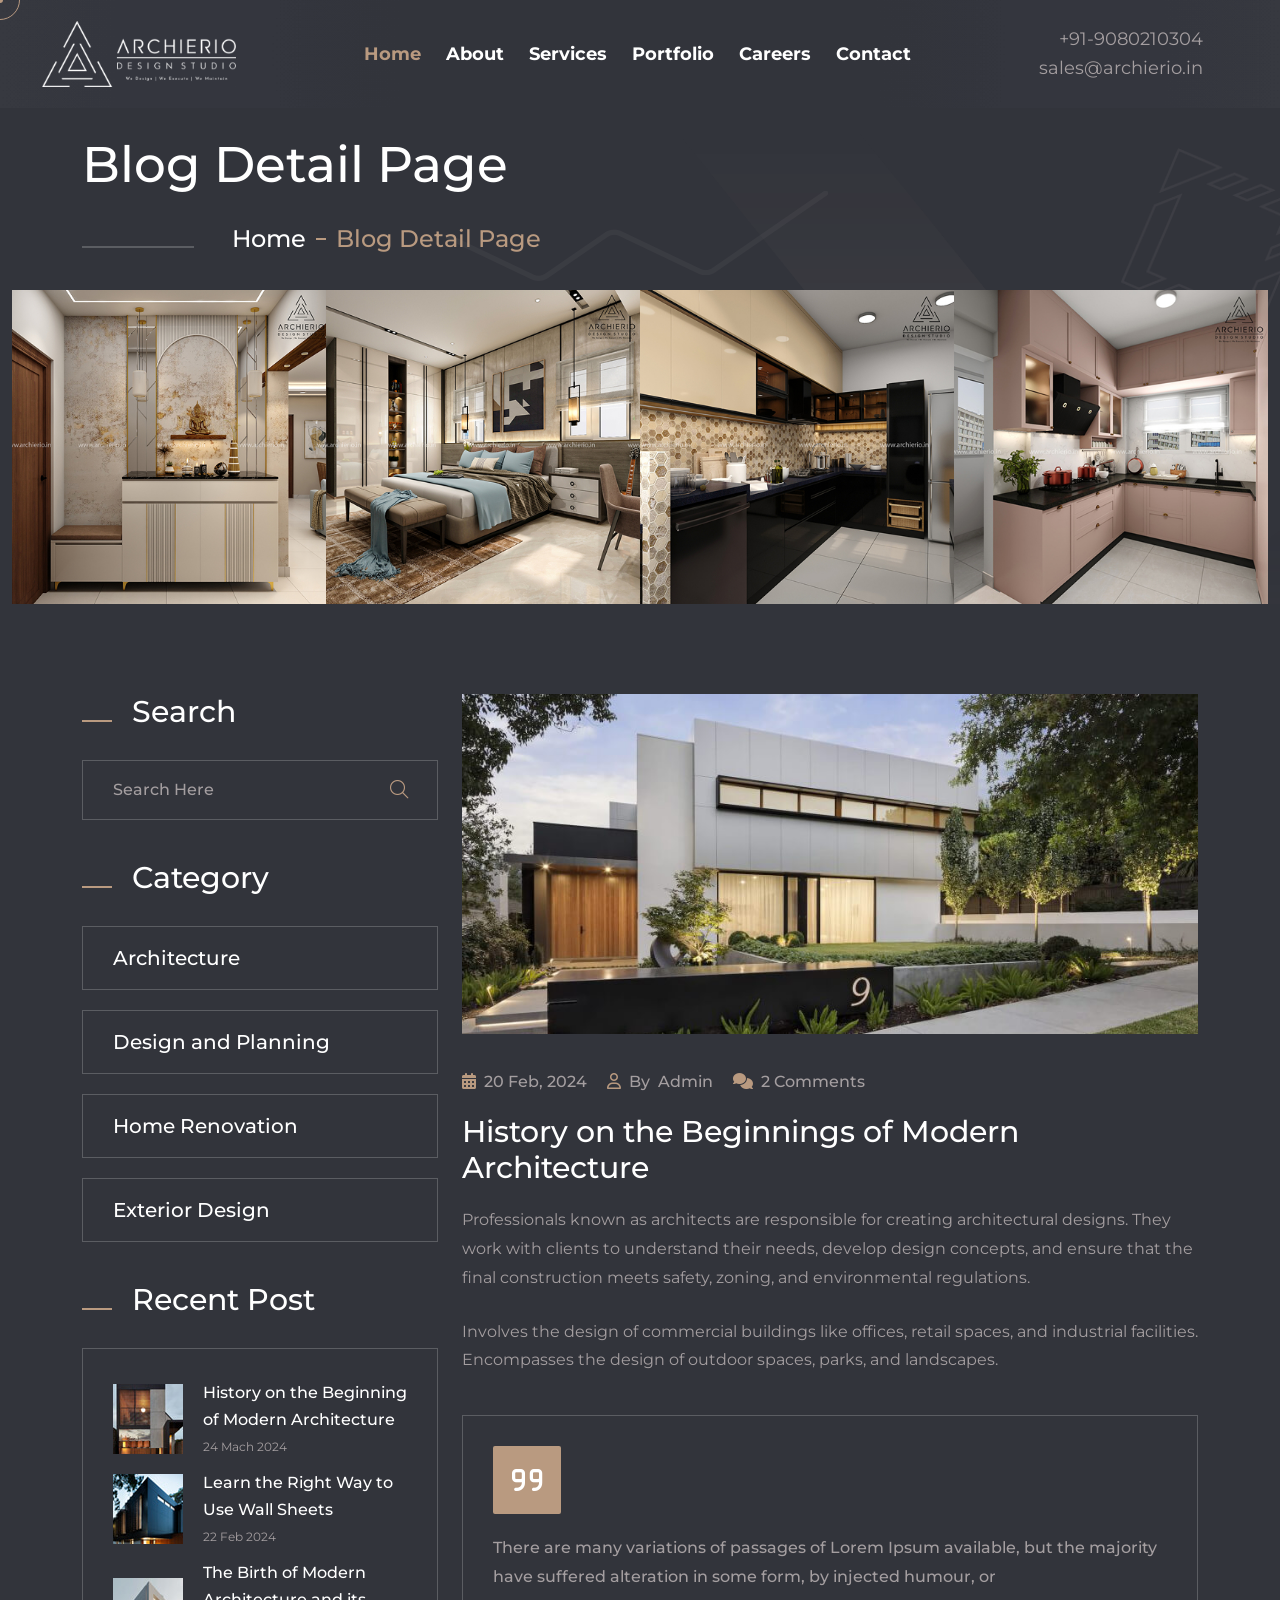
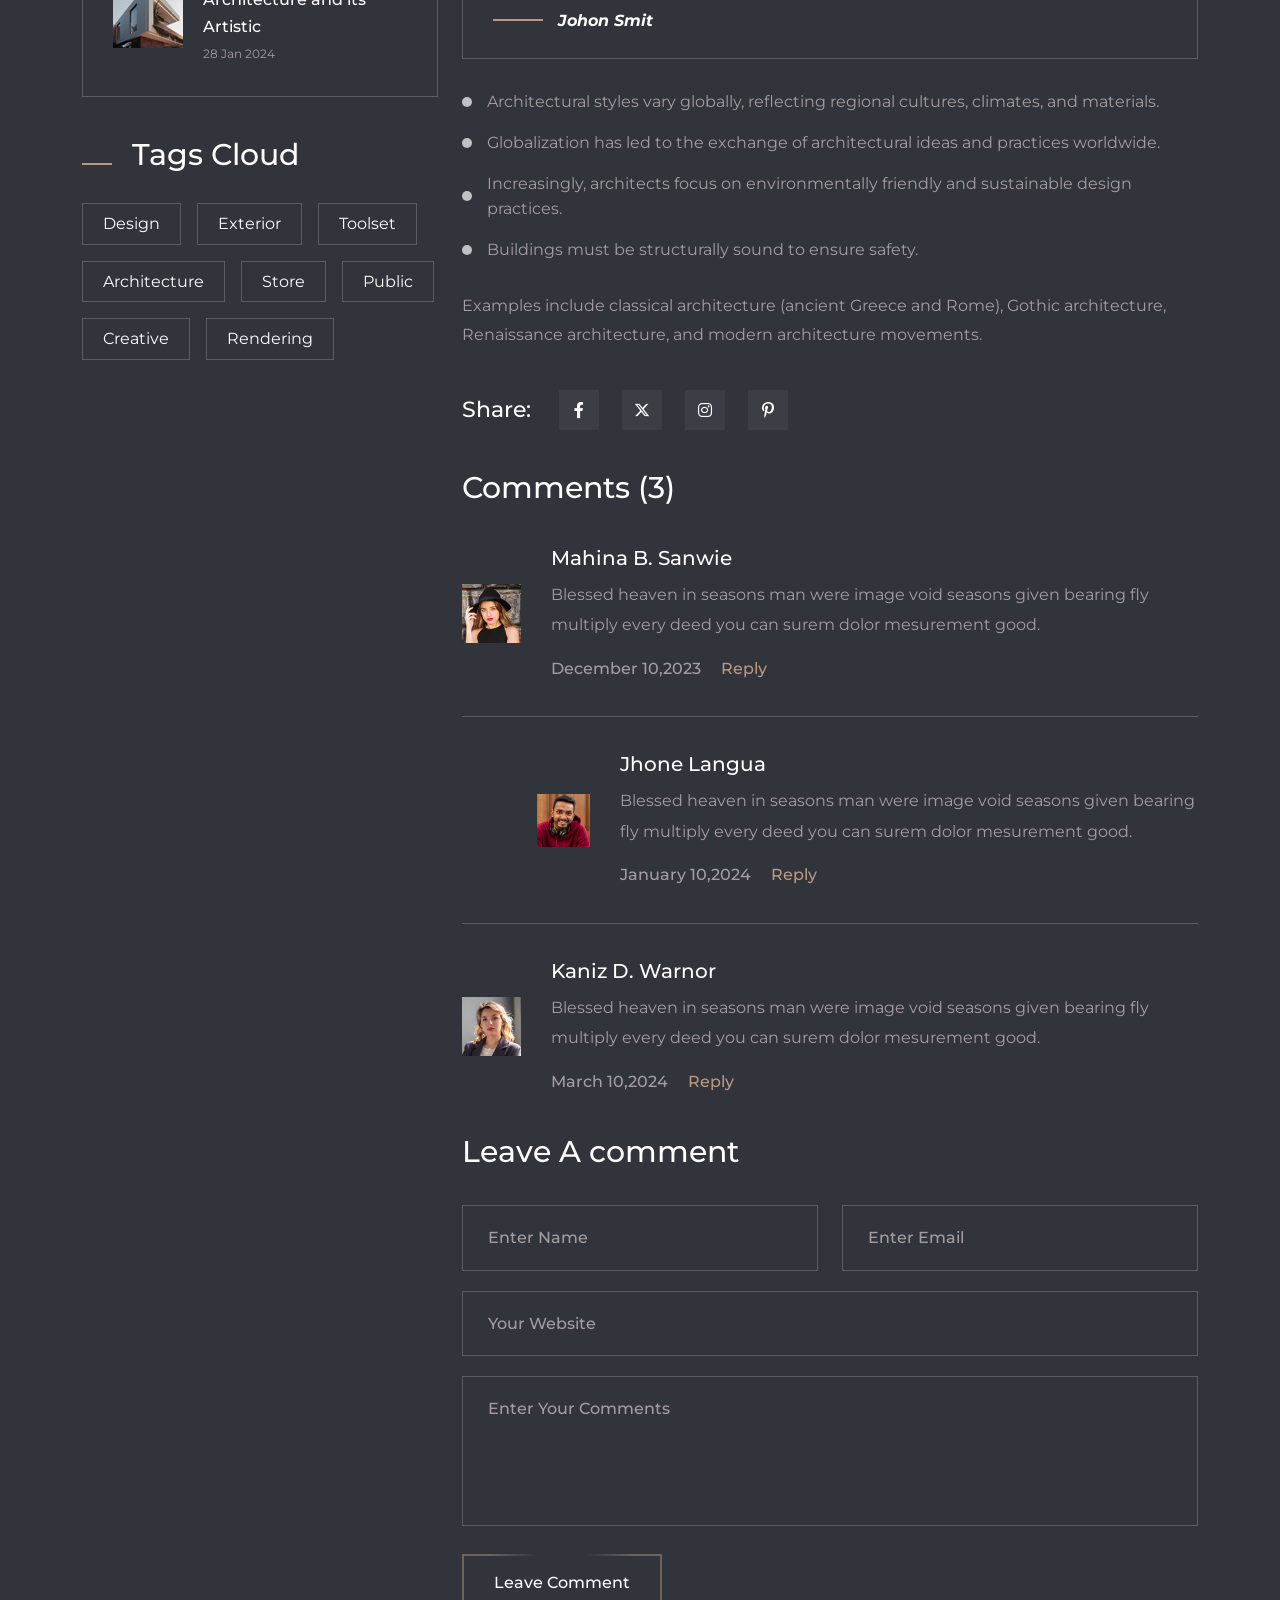
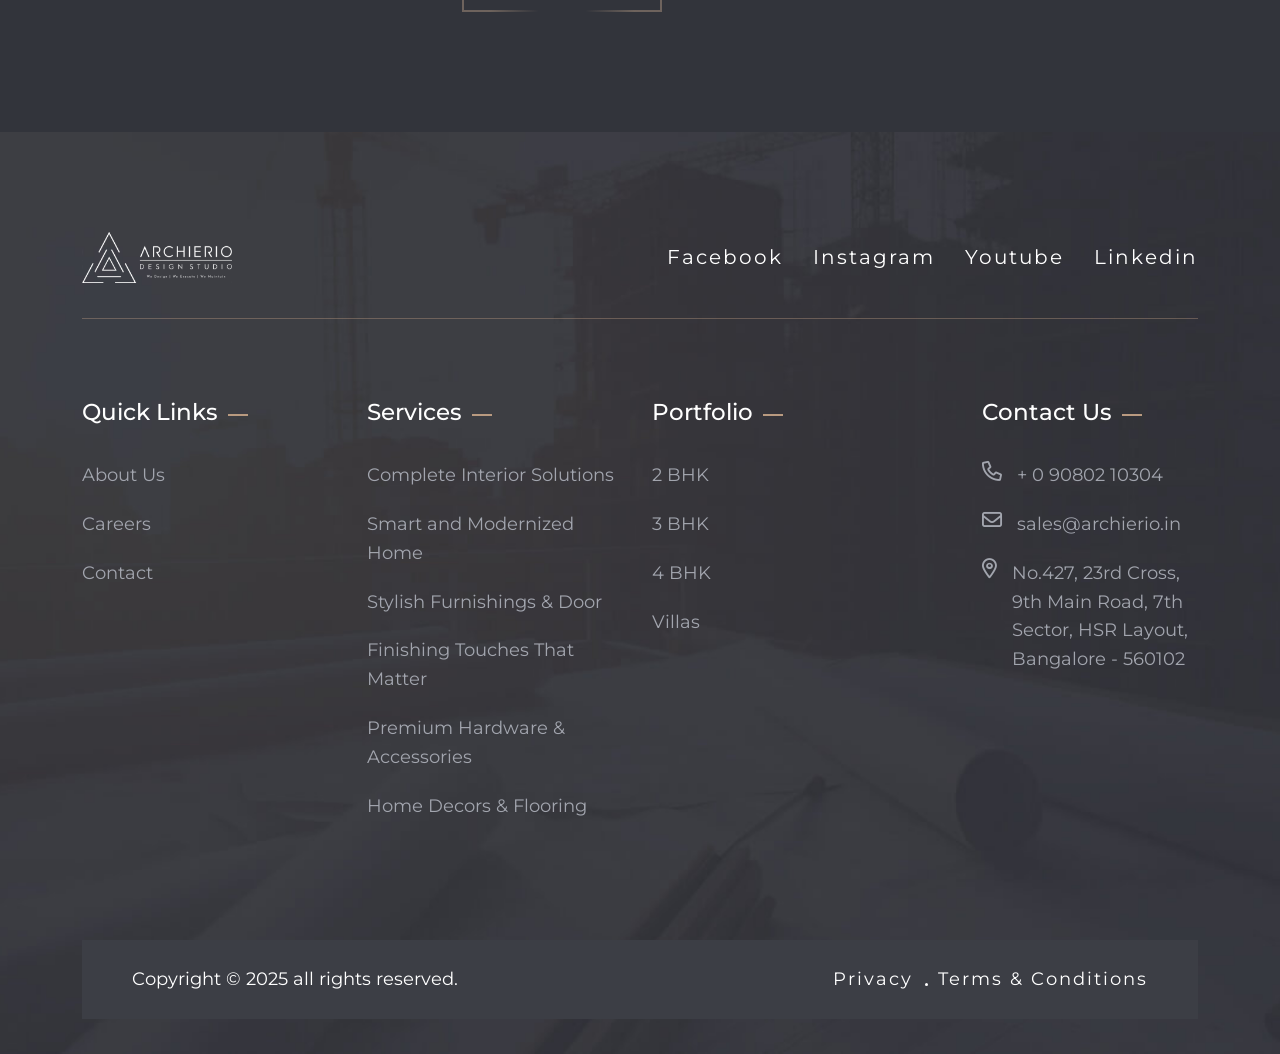
<file: blog-single.html>
<!DOCTYPE html><html class="no-js" lang="en"><head>
      <meta charset="utf-8">
      <meta http-equiv="x-ua-compatible" content="ie=edge">
      <meta name="viewport" content="width=device-width, initial-scale=1">
      <meta name="description" content="">

      <!-- Site Title -->
      <title>::</title>

      <!-- Place favicon.ico in the root directory -->
      <link rel="apple-touch-icon" href="images/fav.svg">
      <link rel="shortcut icon" type="image/x-icon" href="images/fav.png">

      <!-- CSS here -->
      <link rel="stylesheet" href="css/bootstrap.min.css">
      <link rel="stylesheet" href="css/font-awesome-pro.min.css">
      <link rel="stylesheet" href="css/flaticon_archly.css">
      <link rel="stylesheet" href="css/odometer.min.css">
      <link rel="stylesheet" href="css/swiper.min.css">
      <link rel="stylesheet" href="css/owl.carousel.css">
      <link rel="stylesheet" href="css/magnific-popup.css">
      <link rel="stylesheet" href="css/animate.min.css">
      <link rel="stylesheet" href="css/nice-select.css">
      <link rel="stylesheet" href="css/backToTop.css">
      <link rel="stylesheet" href="css/meanmenu.css">
      <link rel="stylesheet" href="css/main.css">
   </head>

   <body>
      <!-- start: Preloader -->
      <div class="preloader" id="preloader">
         <div class="preloader-inner">
            <div class="d-flex align-items-center justify-content-center flex-column">
               <img src="images/loader.svg" width="230px" alt="">
            </div>
         </div>
         <button class="tj-cancel-btn">Cancel Preloader</button>
      </div>
      <!-- end: Preloader -->

      <!-- start: Search Popup -->
      <div class="search_popup">
         <div class="container">
            <div class="row">
               <div class="col-xxl-12">
                  <div class="search_wrapper">
                     <div class="search_top d-flex justify-content-between align-items-center">
                        <div class="search_logo">
                           <a href="index.html">
                              <img src="images/logo.svg" alt="Logo">
                           </a>
                        </div>
                        <div class="search_close">
                           <button type="button" class="search_close_btn">
                              <svg width="18" height="18" viewBox="0 0 18 18" fill="none" xmlns="http://www.w3.org/2000/svg">
                                 <path d="M17 1L1 17" stroke="currentColor" stroke-width="1.5" stroke-linecap="round" stroke-linejoin="round"></path>
                                 <path d="M1 1L17 17" stroke="currentColor" stroke-width="1.5" stroke-linecap="round" stroke-linejoin="round"></path>
                              </svg>
                           </button>
                        </div>
                     </div>
                     <div class="search_form">
                        <form action="#">
                           <div class="search_input">
                              <input class="search-input-field" type="text" placeholder="">
                              <span class="search-focus-border"></span>
                              <button type="submit">
                                 <svg width="20" height="20" viewBox="0 0 20 20" fill="none" xmlns="http://www.w3.org/2000/svg">
                                    <path d="M9.55 18.1C14.272 18.1 18.1 14.272 18.1 9.55C18.1 4.82797 14.272 1 9.55 1C4.82797 1 1 4.82797 1 9.55C1 14.272 4.82797 18.1 9.55 18.1Z" stroke="currentColor" stroke-width="1.5" stroke-linecap="round" stroke-linejoin="round"></path>
                                    <path d="M19.0002 19.0002L17.2002 17.2002" stroke="currentColor" stroke-width="1.5" stroke-linecap="round" stroke-linejoin="round"></path>
                                 </svg>
                              </button>
                           </div>
                        </form>
                     </div>
                  </div>
               </div>
            </div>
         </div>
      </div>
      <div class="search-popup-overlay"></div>
      <!-- end: Search Popup -->

      <!-- start: Back To Top -->
      <div class="progress-wrap" id="scrollUp">
         <svg class="progress-circle svg-content" width="100%" height="100%" viewBox="-1 -1 102 102">
            <path d="M50,1 a49,49 0 0,1 0,98 a49,49 0 0,1 0,-98"></path>
         </svg>
      </div>
      <!-- end: Back To Top -->

<!-- start: Offcanvas area -->
<div class="offcanvas-area d-none d-lg-inline-block">
   <div class="offcanvas-close">
      <a class="canva_close" href="#"><span><i class="fa-light fa-xmark"></i></span>
      </a>
   </div>
   <div class="offcanvas-wrapper">
      <div class="side-infos">
         <div class="side-logo">
            <img src="images/logo.svg" alt="Logos">
         </div>
         <div class="desc">
            <p>
               Professional known as the architects are responsible for creating designs Sed ut perspiciatis unde omni natus voluptatem
               accusantium doloremque laudantium aperia maquep quae abillo inventore veritatis architecto
            </p>
         </div>
         <div class="socials-infos">
            <h5 class="title">Follow Us</h5>
            <div class="sidebar-socials">
               <ul>
                  <li>
                     <a href="https://www.facebook.com/archieriodesigns/" target="_blank"><i class="fa-brands fa-facebook-f"></i></a>
                  </li>
                  <li>
                     <a href="https://www.instagram.com/archieriodesigns?igshid=1pwyac5nawbw3" target="_blank"><i class="fa-brands fa-instagram"></i></a>
                  </li>
                  <li>
                     <a href="https://www.linkedin.com/company/archieriodesigns" target="_blank"><i class="fa-brands fa-linkedin-in"></i></a>
                  </li>
                  <li>
                     <a href="https://www.youtube.com/channel/UCHWj1lsouS4w0byeR7aMb7Q" target="_blank"><i class="fa-brands fa-youtube"></i></a>
                  </li>
               </ul>
            </div>
         </div>
      </div>
      <div class="footer-contact">
         <h4 class="side-title">Get In Touch</h4>
         <div class="contact-item">
            <div class="contact-icon">
               <span><i class="fa-regular fa-phone"></i></span>
            </div>
            <div class="contact-text">
               <span>Call anytime</span>
               <ul>
                  <li><a class="link" href="tel:+88235(000)-9630">+91-9080210304</a></li>
               </ul>
            </div>
         </div>
         <div class="contact-item">
            <div class="contact-icon">
               <span><i class="fa-regular fa-envelope"></i></span>
            </div>
            <div class="contact-text">
               <span>Send Email</span>
               <ul>
                  <li><a class="link" href="mailto:info@company.com">sales@archierio.in</a></li>
               </ul>
            </div>
         </div>
         <div class="contact-item">
            <div class="contact-icon">
               <span><i class="fa-regular fa-location-dot"></i></span>
            </div>
            <div class="contact-text">
               <span>Visit Office</span>
               <ul>
                  <li>No.427, 23rd Cross, 9th Main Road, 7th Sector, HSR Layout, Bangalore - 560102</li>
               </ul>
            </div>
         </div>
      </div>
      <div class="d-none side-newsletter">
         <h4 class="side-title">Newsletter</h4>
         <div class="newsletter-input">
            <input type="email" id="emailOne" name="email" placeholder="Enter your email" required="">
            <button class="tj-secondary-btn">Subscribe Now</button>
         </div>
      </div>
   </div>
   <div class="widget_gallery popup-gallery">
      <a class="footer-gallery-item" href="images/project/project-5.jpg"><img src="images/project-5.jpg" alt="Images">
         <div class="gallery-icon">
            <i class="fa-regular fa-plus"></i>
         </div>
      </a>
      <a class="footer-gallery-item" href="images/project/project-6.jpg"><img src="images/project-6.jpg" alt="Images">
         <div class="gallery-icon">
            <i class="fa-regular fa-plus"></i>
         </div>
      </a>
      <a class="footer-gallery-item" href="images/project/project-7.jpg"><img src="images/project-7.jpg" alt="Images">
         <div class="gallery-icon">
            <i class="fa-regular fa-plus"></i>
         </div>
      </a>
      <a class="footer-gallery-item" href="images/project/project-8.jpg"><img src="images/project-8.jpg" alt="Images">
         <div class="gallery-icon">
            <i class="fa-regular fa-plus"></i>
         </div>
      </a>
      <a class="footer-gallery-item" href="images/project/project-9.jpg"><img src="images/project-9.jpg" alt="Images">
         <div class="gallery-icon">
            <i class="fa-regular fa-plus"></i>
         </div>
      </a>
      <a class="footer-gallery-item" href="images/project/project-10.jpg"><img src="images/project-10.jpg" alt="Images">
         <div class="gallery-icon">
            <i class="fa-regular fa-plus"></i>
         </div>
      </a>
   </div>
</div>
<!-- end: Offcanvas area -->

<div class="body-overlay"></div>
<!-- start: Hamburger Menu -->
<div class="hamburger-area d-lg-none">
   <div class="hamburger_bg"></div>
   <div class="hamburger_wrapper">
      <div class="hamburger_top d-flex align-items-center justify-content-between">
         <div class="hamburger_logo">
            <a href="index.html" class="mobile_logo">
               <img src="images/logo.svg" alt="Logo">
            </a>
         </div>
         <div class="hamburger_close">
            <button class="hamburger_close_btn"><i class="fa-thin fa-times"></i></button>
         </div>
      </div>
      <div class="hamburger_search">
         <form method="get" action="index.html">
            <button type="submit"><i class="fal fa-search"></i></button>
            <input type="search" autocomplete="off" name="s" value="" placeholder="Search here">
         </form>
      </div>
      <div class="hamburger_menu">
         <div class="mobile_menu"></div>
      </div>
      <div class="mobile-contact">
         <div class="footer-title">
            <h4 class="title">Contact Us</h4>
         </div>
         <div class="contact-list">
            <ul>
               <li>
                  <span><i class="fa-regular fa-phone"></i></span>
                  <a href="tel:+000(123)85511">+91-9080210304</a>
               </li>
               <li>
                  <span><i class="fa-regular fa-envelope"></i></span>
                  <a href="mailto:info@company.com
                  ">sales@archierio.in
                  </a>
               </li>
               <li>
                  <span><i class="fa-regular fa-location-dot"></i></span>
                  No.427, 23rd Cross, 9th Main Road, 7th Sector, HSR Layout, Bangalore - 560102
               </li>
            </ul>
         </div>
      </div>
      <div class="mobile-socials">
         <ul>
            <li><a href="https://www.facebook.com/archieriodesigns/" target="_blank">Fb.</a></li>
            <li><a href="https://www.instagram.com/archieriodesigns?igshid=1pwyac5nawbw3" target="_blank">Insta.</a></li>
            <li><a href="https://www.youtube.com/channel/UCHWj1lsouS4w0byeR7aMb7Q" target="_blank">Ytube</a></li>
            <li><a href="https://www.linkedin.com/company/archieriodesigns" target="_blank">In</a></li>
         </ul>
      </div>
   </div>
</div>
<!-- end: Hamburger Menu -->

<!-- start: Header Area -->
<header class="tj-header-area header-2">
   <div class="container-fluid">
      <div class="row">
         <div class="col-12">
            <div class="mainmenu-wrapper">
               <div class="site-logo">
                  <a class="logo" href="index.html">
                     <img src="images/logo.svg" alt="Logo">
                  </a>
               </div>
               <div class="mainmenu main-mobile-menu d-none d-lg-inline-flex" id="main-menu">
                  <ul>
                     <li class="current-menu-item">
                        <a href="index.html">Home</a>
                     </li>
                     <li><a href="about.html">About</a></li>
                     <li><a href="services.html">Services</a></li>
                     <li><a href="portfolio.html">Portfolio</a></li>
                     <li class="d-none"><a href="blogs.html">Blog</a></li>
                     <li><a href="careers.html">Careers</a></li>
                     <li><a href="contact.html">Contact</a></li>
                  </ul>
               </div>
               <div class="header-right-infos">
                  <div class="header-socials d-none">
                     <ul>
                        <li><a href="https://www.facebook.com/archieriodesigns/" target="_blank">Fb.</a></li>
                        <li><a href="https://www.instagram.com/archieriodesigns?igshid=1pwyac5nawbw3" target="_blank">Insta.</a></li>
                        <li><a href="https://www.youtube.com/channel/UCHWj1lsouS4w0byeR7aMb7Q" target="_blank">Ytube</a></li>
                        <li><a href="https://www.linkedin.com/company/archieriodesigns" target="_blank">In</a></li>
                     </ul>
                  </div>
                  <div class="sidebar-navbar">
                     <div class="sidebar-text text-end">
                        <ul>
                           <li><a href="tel:+001248779320">+91-9080210304</a></li>
                           <li><a href="mailto:information@gamil.com">sales@archierio.in</a></li>
                        </ul>
                     </div>
                     <div class="mobile_bars">
                        <div class="side-menu d-none">
                           <button class="canva_expander">
                              <span></span>
                              <span></span>
                              <span></span>
                           </button>
                        </div>
                        <div class="mobile-bar d-block d-lg-none">
                           <button class="canva_expander nav-menu-link menu-button">
                              <span></span>
                              <span></span>
                              <span></span>
                              <span></span>
                           </button>
                        </div>
                     </div>
                  </div>
               </div>
            </div>
         </div>
      </div>
   </div>
</header>
<header class="tj-header-area header-sticky header-2">
   <div class="container-fluid">
      <div class="row">
         <div class="col-12">
            <div class="mainmenu-wrapper">
               <div class="site-logo">
                  <a class="logo" href="index.html">
                     <img src="images/logo.svg" alt="Logo">
                  </a>
               </div>
               <div class="mainmenu main-mobile-menu d-none d-lg-inline-flex" id="main-menu">
                  <ul>
                     <li class="current-menu-item">
                        <a href="index.html">Home</a>
                     </li>
                     <li><a href="about.html">About</a></li>
                     <li><a href="services.html">Services</a></li>
                     <li><a href="portfolio.html">Portfolio</a></li>
                     <li class="d-none"><a href="blogs.html">Blog</a></li>
                     <li><a href="careers.html">Careers</a></li>
                     <li><a href="contact.html">Contact</a></li>
                  </ul>
               </div>
               <div class="header-right-infos">
                  <div class="header-socials d-none">
                     <ul>
                        <li><a href="https://www.facebook.com/archieriodesigns/" target="_blank">Fb.</a></li>
                        <li><a href="https://www.instagram.com/archieriodesigns?igshid=1pwyac5nawbw3" target="_blank">Insta.</a></li>
                        <li><a href="https://www.youtube.com/channel/UCHWj1lsouS4w0byeR7aMb7Q" target="_blank">Ytube</a></li>
                        <li><a href="https://www.linkedin.com/company/archieriodesigns" target="_blank">In</a></li>
                     </ul>
                  </div>
                  <div class="sidebar-navbar">
                     <div class="sidebar-text text-end">
                        <ul>
                           <li><a href="tel:+001248779320">+91-9080210304</a></li>
                           <li><a href="mailto:information@gamil.com">sales@archierio.in</a></li>
                        </ul>
                     </div>
                     <div class="mobile_bars">
                        <div class="side-menu d-none">
                           <button class="canva_expander">
                              <span></span>
                              <span></span>
                              <span></span>
                           </button>
                        </div>
                        <div class="mobile-bar d-block d-lg-none">
                           <button class="canva_expander nav-menu-link menu-button">
                              <span></span>
                              <span></span>
                              <span></span>
                              <span></span>
                           </button>
                        </div>
                     </div>
                  </div>
               </div>
            </div>
         </div>
      </div>
   </div>
</header>
<!-- end: Header Area -->

<main id="primary" class="site-main">

<!-- start: Breadcrumb Area  -->
<section class="breadcrumb-wrapper">
   <div class="container">
      <div class="row">
         <div class="col-12">
            <div class="breadcrumb-content-area">
               <div class="breadcrumb-heading wow fadeInUp" data-wow-delay=".3s">
                  <h1 class="breadcrumb-title">Blog Detail Page</h1>
               </div>
               <div class="breadcrumb-link wow fadeInUp" data-wow-delay=".4s">
                  <span>
                     <a href="index.html">
                        <span>Home</span>
                     </a>
                  </span>
                  <span>
                     <span>Blog Detail Page</span>
                  </span>
               </div>
            </div>
         </div>
      </div>
   </div>
   <div class="container-fluid">
      <div class="row">
         <div class="col-12">
            <div class="images_wrapper text-center">
               <div class="breadcrumb-images">
                  <img src="images/breadcrumb-bg.jpg" alt="Images">
               </div>
               <div class="shapes-one shake-y">
                  <img src="images/hero-shape1.png" alt="Shapes">
               </div>
            </div>
         </div>
      </div>
   </div>
   <div class="breadcrumb-bg-shapes shake-y">
      <img src="images/hero-right-group.png" alt="Shapes">
   </div>
   <div class="breadcrumb-right-shape pulse">
      <img src="images/hero-shape.png" alt="Shapes">
   </div>
</section>
<!-- end: Breadcrumb Area  -->

         <!-- start: Blog Area  -->
         <section class="tj-blog-details pt-90">
            <div class="container">
               <div class="row">
                  <div class="col-lg-4">
                     <div class="tj-main-sidebar">
                        <div class="tj-blog-widget widget_search wow fadeInUp" data-wow-delay=".1s">
                           <h3 class="side-title">Search</h3>
                           <div class="search-box">
                              <form action="#">
                                 <input type="text" name="search" id="searchTwo" placeholder="Search Here">
                                 <button type="submit" value="search">
                                    <i class="fa-light fa-magnifying-glass"></i>
                                 </button>
                              </form>
                           </div>
                        </div>
                        <div class="tj-blog-widget blog_catagory wow fadeInUp" data-wow-delay=".2s">
                           <h3 class="side-title">Category</h3>
                           <ul>
                              <li>
                                 <a href="#">
                                    Architecture
                                    <span><i class="fa-thin fa-arrow-right"></i></span>
                                 </a>
                              </li>
                              <li>
                                 <a href="#">
                                    Design and Planning
                                    <span><i class="fa-thin fa-arrow-right"></i></span>
                                 </a>
                              </li>
                              <li>
                                 <a href="#">
                                    Home Renovation
                                    <span><i class="fa-thin fa-arrow-right"></i></span>
                                 </a>
                              </li>
                              <li>
                                 <a href="#">
                                    Exterior Design
                                    <span><i class="fa-thin fa-arrow-right"></i></span>
                                 </a>
                              </li>
                           </ul>
                        </div>
                        <div class="tj-blog-widget tj_recent_posts wow fadeInUp" data-wow-delay=".3s">
                           <h3 class="side-title">Recent Post</h3>
                           <ul class="port_item">
                              <li>
                                 <div class="post-thumb">
                                    <a href="blog-details.html"> <img src="images/post-1.jpg" alt="Blog"></a>
                                 </div>
                                 <div class="post-content">
                                    <h6 class="post-title">
                                       <a href="blog-details.html">History on the Beginning of Modern Architecture</a>
                                    </h6>
                                    <span class="post-date">24 Mach 2024</span>
                                 </div>
                              </li>
                              <li>
                                 <div class="post-thumb">
                                    <a href="blog-details.html"> <img src="images/post-2.jpg" alt="Blog"></a>
                                 </div>
                                 <div class="post-content">
                                    <h6 class="post-title">
                                       <a href="blog-details.html">Learn the Right Way to Use Wall Sheets</a>
                                    </h6>
                                    <span class="post-date">22 Feb 2024</span>
                                 </div>
                              </li>
                              <li>
                                 <div class="post-thumb">
                                    <a href="blog-details.html"> <img src="images/post-3.jpg" alt="Blog"></a>
                                 </div>
                                 <div class="post-content">
                                    <h6 class="post-title">
                                       <a href="blog-details.html">The Birth of Modern Architecture and its Artistic</a>
                                    </h6>
                                    <span class="post-date">28 Jan 2024</span>
                                 </div>
                              </li>
                           </ul>
                        </div>
                        <div class="tj-blog-widget widget_tag_cloud wow fadeInUp" data-wow-delay=".4s">
                           <h3 class="side-title">Tags Cloud</h3>
                           <nav>
                              <div class="tagcloud">
                                 <a href="#">Design</a>
                                 <a href="#">Exterior</a>
                                 <a href="#">Toolset</a>
                                 <a href="#">Architecture</a>
                                 <a href="#">Store</a>
                                 <a href="#">Public</a>
                                 <a href="#">Creative</a>
                                 <a href="#">Rendering</a>
                              </div>
                           </nav>
                        </div>
                     </div>
                  </div>
                  <div class="col-lg-8">
                     <div class="blog-details-wrapper">
                        <article class="blog-details-item wow fadeInUp" data-wow-delay=".5s">
                           <div class="post-thumb-image">
                              <img src="images/blog-10.jpg" alt="Image">
                           </div>
                           <div class="blog-meta-two">
                              <ul>
                                 <li>
                                    <span><i class="fa-solid fa-calendar-days"></i></span> 20 Feb, 2024
                                 </li>
                                 <li>
                                    <span><i class="fa-regular fa-user"></i></span>By <a href="blog-single.html">Admin</a>
                                 </li>
                                 <li>
                                    <span><i class="fa-solid fa-comments"></i></span>
                                    2 Comments
                                 </li>
                              </ul>
                           </div>
                           <h3 class="details-title">History on the Beginnings of Modern Architecture</h3>
                           <div class="desc">
                              <p>
                                 Professionals known as architects are responsible for creating architectural designs. They work with clients to
                                 understand their needs, develop design concepts, and ensure that the final construction meets safety, zoning, and
                                 environmental regulations.
                              </p>
                              <p>
                                 Involves the design of commercial buildings like offices, retail spaces, and industrial facilities. Encompasses the
                                 design of outdoor spaces, parks, and landscapes.
                              </p>
                           </div>
                        </article>
                        <blockquote class="wow fadeInUp" data-wow-delay=".7s">
                           <p>
                              There are many variations of passages of Lorem Ipsum available, but the majority have suffered alteration in some form,
                              by injected humour, or
                           </p>
                           <cite>Johon Smit</cite>
                        </blockquote>
                        <div class="tj-tags-post wow fadeInUp" data-wow-delay=".8s">
                           <div class="details-check">
                              <ul>
                                 <li>Architectural styles vary globally, reflecting regional cultures, climates, and materials.</li>
                                 <li>Globalization has led to the exchange of architectural ideas and practices worldwide.</li>
                                 <li>Increasingly, architects focus on environmentally friendly and sustainable design practices.</li>
                                 <li>Buildings must be structurally sound to ensure safety.</li>
                              </ul>
                           </div>
                           <p>
                              Examples include classical architecture (ancient Greece and Rome), Gothic architecture, Renaissance architecture, and
                              modern architecture movements.
                           </p>
                           <div class="post-share">
                              <ul>
                                 <li>
                                    <span>Share:</span>
                                 </li>
                                 <li>
                                    <a href="#"><i class="fa-brands fa-facebook-f"></i></a>
                                 </li>
                                 <li>
                                    <a href="#"><i class="fa-brands fa-x-twitter"></i></a>
                                 </li>
                                 <li>
                                    <a href="#"><i class="fa-brands fa-instagram"></i></a>
                                 </li>
                                 <li>
                                    <a href="#"><i class="fa-brands fa-pinterest-p"></i></a>
                                 </li>
                              </ul>
                           </div>
                        </div>
                        <div class="tj-comments-container wow fadeInUp" data-wow-delay=".9s">
                           <div class="tj-comments-wrap">
                              <div class="comments-title">
                                 <h3 class="title">Comments (3)</h3>
                              </div>
                              <div class="tj-latest-comments">
                                 <ul>
                                    <li class="tj-comment">
                                       <div class="comment-content">
                                          <div class="comment-avatar">
                                             <img src="images/post-4.jpg" alt="Image">
                                          </div>
                                          <div class="comments-header">
                                             <div class="avatar-name">
                                                <h5 class="title">
                                                   <a href="blog-details.html">Mahina B. Sanwie</a>
                                                </h5>
                                             </div>
                                             <div class="desc">
                                                <p>
                                                   Blessed heaven in seasons man were image void seasons given bearing fly multiply every deed you can
                                                   surem dolor mesurement good.
                                                </p>
                                             </div>
                                             <div class="comment-text">
                                                <span class="date">December 10,2023</span>
                                                <a class="reply" href="blog-details.html"> Reply</a>
                                             </div>
                                          </div>
                                       </div>
                                    </li>
                                    <li class="tj-comment">
                                       <ul class="children">
                                          <li class="tj-comment">
                                             <div class="comment-content">
                                                <div class="comment-avatar">
                                                   <img src="images/post-5.jpg" alt="Image">
                                                </div>
                                                <div class="comments-header">
                                                   <div class="avatar-name">
                                                      <h5 class="title">
                                                         <a href="blog-details.html">Jhone Langua</a>
                                                      </h5>
                                                   </div>
                                                   <div class="desc">
                                                      <p>
                                                         Blessed heaven in seasons man were image void seasons given bearing fly multiply every deed
                                                         you can surem dolor mesurement good.
                                                      </p>
                                                   </div>
                                                   <div class="comment-text">
                                                      <span class="date">January 10,2024</span>
                                                      <a class="reply" href="blog-details.html"> Reply</a>
                                                   </div>
                                                </div>
                                             </div>
                                          </li>
                                       </ul>
                                    </li>
                                    <li class="tj-comment">
                                       <div class="comment-content">
                                          <div class="comment-avatar">
                                             <img src="images/post-6.jpg" alt="Image">
                                          </div>
                                          <div class="comments-header">
                                             <div class="avatar-name">
                                                <h5 class="title">
                                                   <a href="blog-details.html">Kaniz D. Warnor</a>
                                                </h5>
                                             </div>
                                             <div class="desc">
                                                <p>
                                                   Blessed heaven in seasons man were image void seasons given bearing fly multiply every deed you can
                                                   surem dolor mesurement good.
                                                </p>
                                             </div>
                                             <div class="comment-text">
                                                <span class="date">March 10,2024</span>
                                                <a class="reply" href="blog-details.html"> Reply</a>
                                             </div>
                                          </div>
                                       </div>
                                    </li>
                                 </ul>
                              </div>
                           </div>
                           <div class="tj-comment-respond">
                              <div class="comment-header">
                                 <h3 class="title">Leave A comment</h3>
                              </div>
                              <div class="row">
                                 <div class="col-lg-6">
                                    <div class="form-input">
                                       <input type="text" id="name" name="name" placeholder="Enter Name" required="">
                                    </div>
                                 </div>
                                 <div class="col-lg-6">
                                    <div class="form-input">
                                       <input type="email" id="emailOne" name="name" placeholder="Enter Email" required="">
                                    </div>
                                 </div>
                                 <div class="col-lg-12">
                                    <div class="form-input">
                                       <input type="text" id="website" name="name" placeholder="Your Website" required="">
                                    </div>
                                 </div>
                                 <div class="col-lg-12">
                                    <div class="form-input">
                                       <textarea id="comment" name="message" placeholder="Enter Your Comments"></textarea>
                                    </div>
                                 </div>
                                 <div class="blog-details-button">
                                    <button class="tj-primary-btn-three" type="submit" value="submit">Leave Comment</button>
                                 </div>
                              </div>
                           </div>
                        </div>
                     </div>
                  </div>
               </div>
            </div>
         </section>
         <!-- end: Blog Area  -->

</main>

      <!-- start: Footer Area -->
      <footer class="tj-footer-area footer-1" data-bg-image="images/bg/footer-bg.jpg">
         <div class="footer-top-area">
            <div class="container">
               <div class="row">
                  <div class="col-12">
                     <div class="top-content-area">
                        <div class="footer-logo">
                           <a href="index.html"><img src="images/logo.svg" alt="Logo"></a>
                        </div>
                        <div class="media-list">
                           <ul>
                              <li><a href="https://www.facebook.com/archieriodesigns/" target="_blank">Facebook</a></li>
                              <li><a href="https://www.instagram.com/archieriodesigns?igshid=1pwyac5nawbw3" target="_blank">Instagram</a></li>
                              <li><a href="https://www.youtube.com/channel/UCHWj1lsouS4w0byeR7aMb7Q" target="_blank">Youtube</a></li>
                              <li><a href="https://www.linkedin.com/company/archieriodesigns" target="_blank">Linkedin</a></li>
                           </ul>
                        </div>
                     </div>
                  </div>
               </div>
            </div>
         </div>
         <div class="footer-bottom-area">
            <div class="container">
               <div class="row">
                  <div class="col-xl-3 col-lg-6 col-md-6">
                     <div class="footer-widget footer1-col-2 widget_nav_menu">
                        <div class="footer-title">
                           <h4 class="title">Quick Links</h4>
                        </div>
                        <nav>
                           <ul>
                              <li><a href="about.html">About Us</a></li>
                              <li class="d-none"><a href="blogs.html">Blog</a></li>
                              <li><a href="careers.html">Careers</a></li>
                              <li><a href="contact.html">Contact</a></li>
                           </ul>
                        </nav>
                     </div>
                  </div>
                  <div class="col-xl-3 col-lg-6 col-md-6">
                     <div class="footer-widget footer1-col-3 widget_nav_menu">
                        <div class="footer-title">
                           <h4 class="title">Services</h4>
                        </div>
                        <nav>
                           <ul>
                              <li><a href="services.html">Complete Interior Solutions</a></li>
                              <li><a href="services.html">Smart and Modernized Home</a></li>
                              <li><a href="services.html">Stylish Furnishings & Door</a></li>
                              <li><a href="services.html">Finishing Touches That Matter</a></li>
                              <li><a href="services.html">Premium Hardware & Accessories</a></li>
                              <li><a href="services.html">Home Decors & Flooring</a></li>
                           </ul>
                        </nav>
                     </div>
                  </div>
                  <div class="col-xl-3 col-lg-6 col-md-6">
                     <div class="footer-widget footer1-col-3 widget_nav_menu">
                        <div class="footer-title">
                           <h4 class="title">Portfolio</h4>
                        </div>
                        <nav>
                           <ul>
                              <li><a href="portfolio.html">2 BHK</a></li>
                              <li><a href="portfolio.html">3 BHK</a></li>
                              <li><a href="portfolio.html">4 BHK</a></li>
                              <li><a href="portfolio.html">Villas</a></li>
                           </ul>
                        </nav>
                     </div>
                  </div>
                  <div class="col-xl-3 col-lg-6 col-md-6">
                     <div class="footer-widget footer1-col-4 footer-contact">
                        <div class="footer-title">
                           <h4 class="title">Contact Us</h4>
                        </div>
                        <div class="contact-list">
                           <ul>
                              <li>
                                 <span><i class="fa-regular fa-phone"></i></span>
                                 <a href="tel:+000(123)85511">+ 0 90802 10304</a>
                              </li>
                              <li>
                                 <span><i class="fa-regular fa-envelope"></i></span>
                                 <a href="mailto:info@company.com
                                 ">sales@archierio.in
                                 </a>
                              </li>
                              <li>
                                 <span><i class="fa-regular fa-location-dot"></i></span>
                                No.427, 23rd Cross, 9th Main Road, 7th Sector, HSR Layout, Bangalore - 560102
                              </li>
                           </ul>
                        </div>
                     </div>
                  </div>
               </div>
            </div>
         </div>
         <div class="copyright-area">
            <div class="container">
               <div class="row">
                  <div class="col-12">
                     <div class="copyright-content">
                        <div class="desc">
                           <p>Copyright © 2025 all rights reserved.</p>
                        </div>
                        <div class="footer-menu">
                           <ul>
                              <li><a href="#">Privacy</a></li>
                              <li><a href="#">Terms & Conditions</a></li>
                           </ul>
                        </div>
                     </div>
                  </div>
               </div>
            </div>
         </div>
      </footer>
      <!-- end: Footer Area -->

      <!-- start: Corsor Area -->
      <div class="mouseCursor cursor-outer"></div>
      <div class="mouseCursor cursor-inner"><span>Drag</span></div>
      <!-- end: Corsor Area -->

      <!-- JS here -->
      <script src="js/jquery.min.js"></script>
      <script src="js/bootstrap.bundle.min.js"></script>
      <script src="js/waypoints.min.js"></script>
      <script src="js/odometer.min.js"></script>
      <script src="js/imagesloaded-pkgd.js"></script>
      <script src="js/isotope.pkgd.min.js"></script>
      <script src="js/smooth-scroll.js"></script>
      <script src="js/gsap.min.js"></script>
      <script src="js/swiper.min.js"></script>
      <script src="js/owl.carousel.js"></script>
      <script src="js/jquery.nice-select.min.js"></script>
      <script src="js/magnific-popup.js"></script>
      <script src="js/meanmenu.js"></script>
      <script src="js/backToTop.js"></script>
      <script src="js/wow.min.js"></script>
      <script src="js/main.js"></script>
   

</body></html>
</file>
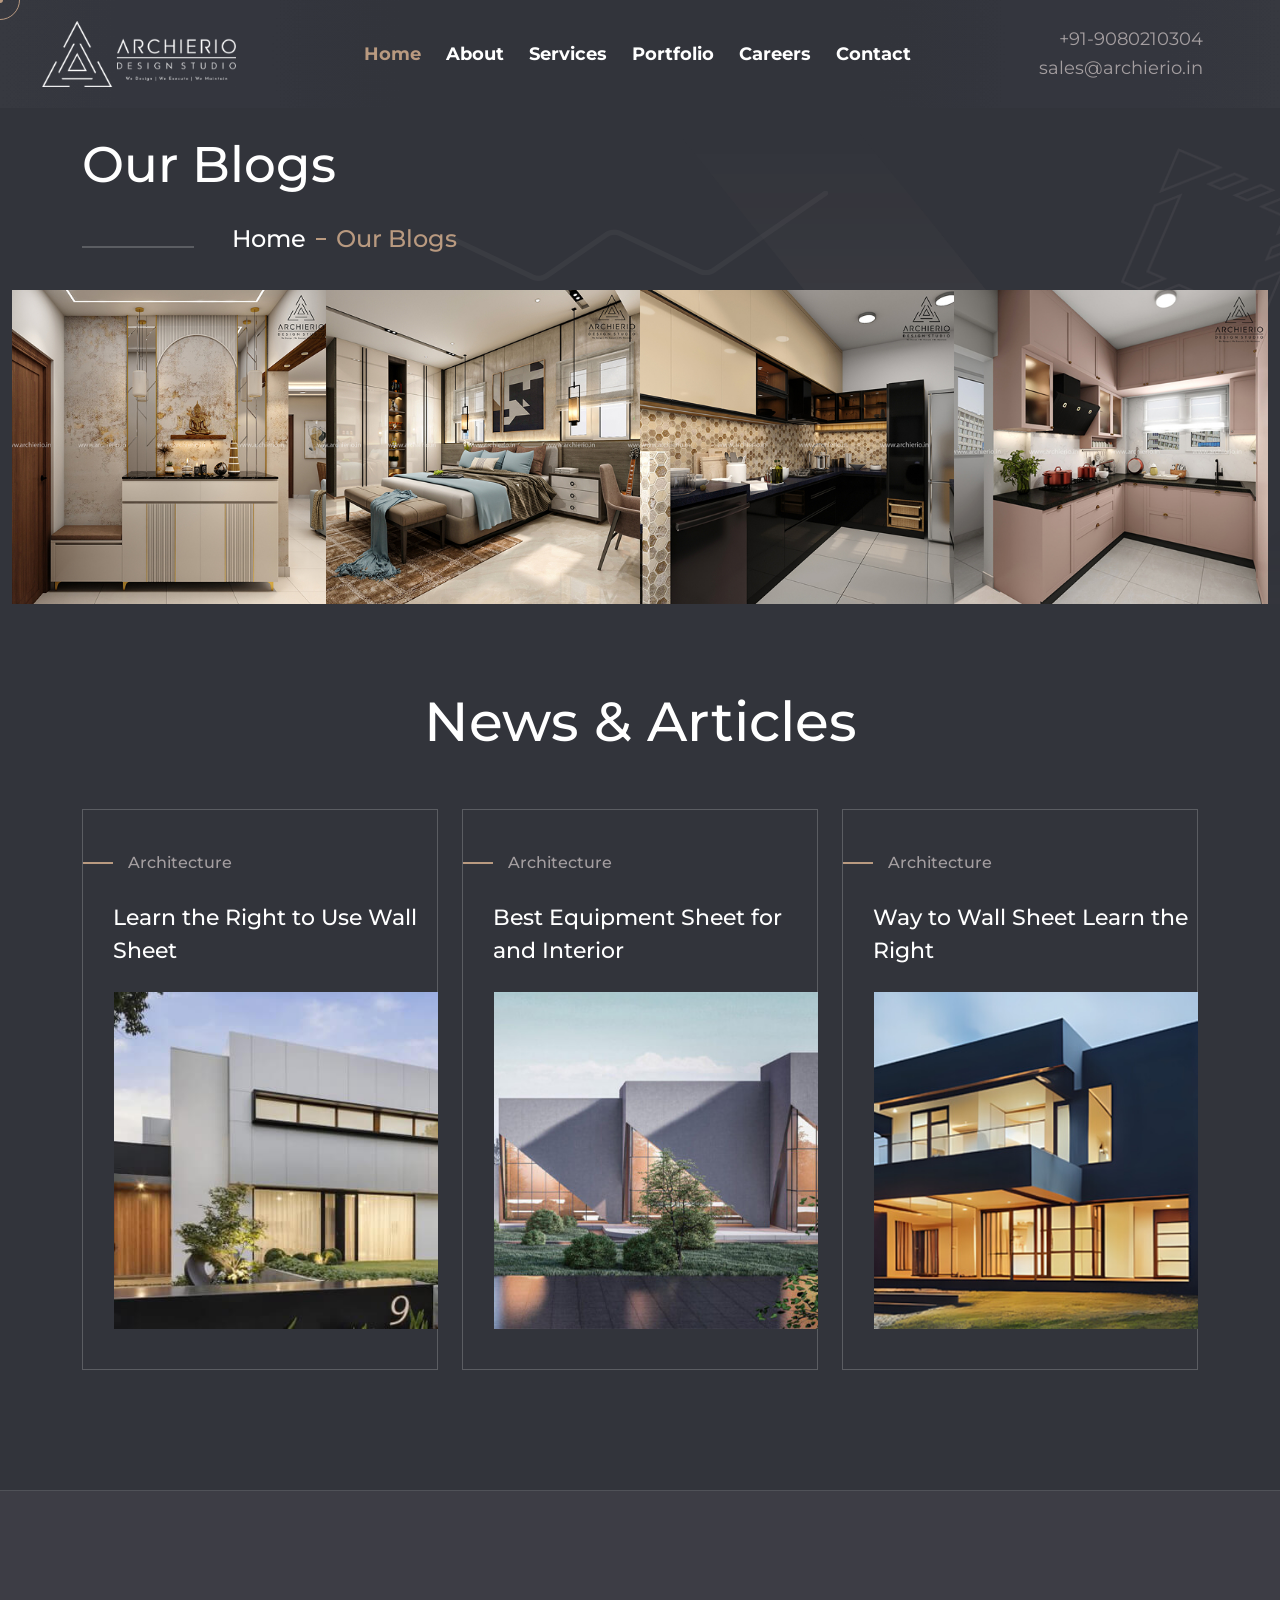
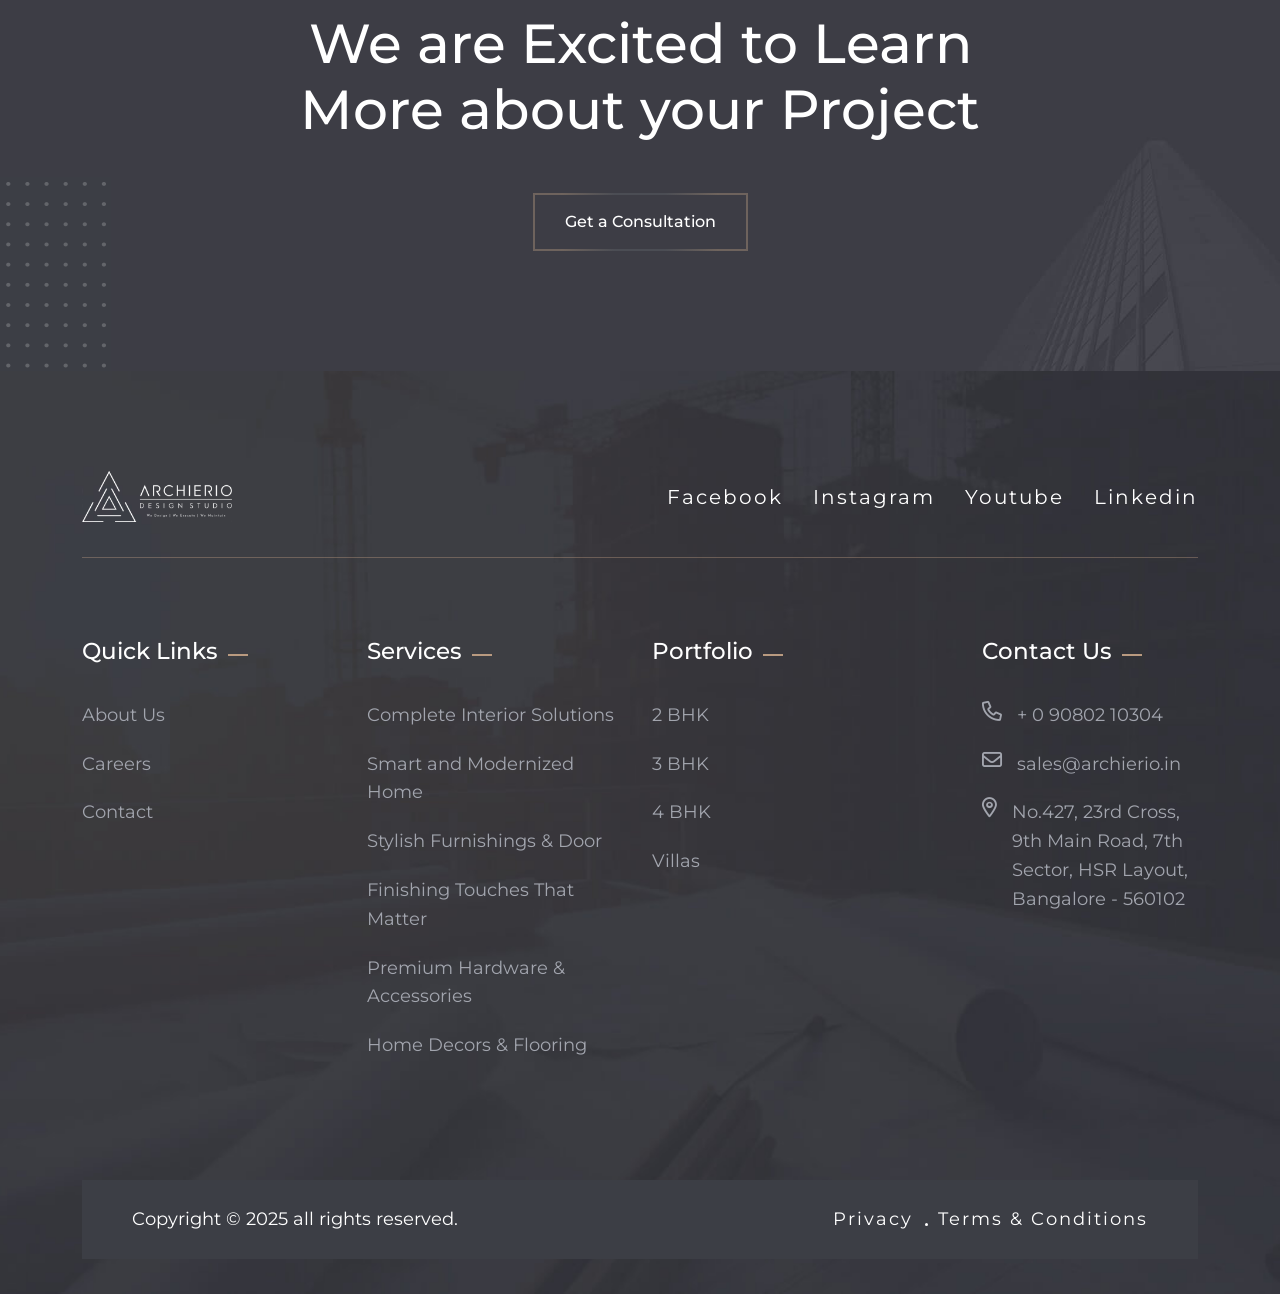
<file: blogs.html>
<!DOCTYPE html><html class="no-js" lang="en"><head>
      <meta charset="utf-8">
      <meta http-equiv="x-ua-compatible" content="ie=edge">
      <meta name="viewport" content="width=device-width, initial-scale=1">
      <meta name="description" content="">

      <!-- Site Title -->
      <title>::</title>

      <!-- Place favicon.ico in the root directory -->
      <link rel="apple-touch-icon" href="images/fav.svg">
      <link rel="shortcut icon" type="image/x-icon" href="images/fav.png">

      <!-- CSS here -->
      <link rel="stylesheet" href="css/bootstrap.min.css">
      <link rel="stylesheet" href="css/font-awesome-pro.min.css">
      <link rel="stylesheet" href="css/flaticon_archly.css">
      <link rel="stylesheet" href="css/odometer.min.css">
      <link rel="stylesheet" href="css/swiper.min.css">
      <link rel="stylesheet" href="css/owl.carousel.css">
      <link rel="stylesheet" href="css/magnific-popup.css">
      <link rel="stylesheet" href="css/animate.min.css">
      <link rel="stylesheet" href="css/nice-select.css">
      <link rel="stylesheet" href="css/backToTop.css">
      <link rel="stylesheet" href="css/meanmenu.css">
      <link rel="stylesheet" href="css/main.css">
   </head>

   <body>
      <!-- start: Preloader -->
      <div class="preloader" id="preloader">
         <div class="preloader-inner">
            <div class="d-flex align-items-center justify-content-center flex-column">
               <img src="images/loader.svg" width="230px" alt="">
            </div>
         </div>
         <button class="tj-cancel-btn">Cancel Preloader</button>
      </div>
      <!-- end: Preloader -->

      <!-- start: Search Popup -->
      <div class="search_popup">
         <div class="container">
            <div class="row">
               <div class="col-xxl-12">
                  <div class="search_wrapper">
                     <div class="search_top d-flex justify-content-between align-items-center">
                        <div class="search_logo">
                           <a href="index.html">
                              <img src="images/logo.svg" alt="Logo">
                           </a>
                        </div>
                        <div class="search_close">
                           <button type="button" class="search_close_btn">
                              <svg width="18" height="18" viewBox="0 0 18 18" fill="none" xmlns="http://www.w3.org/2000/svg">
                                 <path d="M17 1L1 17" stroke="currentColor" stroke-width="1.5" stroke-linecap="round" stroke-linejoin="round"></path>
                                 <path d="M1 1L17 17" stroke="currentColor" stroke-width="1.5" stroke-linecap="round" stroke-linejoin="round"></path>
                              </svg>
                           </button>
                        </div>
                     </div>
                     <div class="search_form">
                        <form action="#">
                           <div class="search_input">
                              <input class="search-input-field" type="text" placeholder="">
                              <span class="search-focus-border"></span>
                              <button type="submit">
                                 <svg width="20" height="20" viewBox="0 0 20 20" fill="none" xmlns="http://www.w3.org/2000/svg">
                                    <path d="M9.55 18.1C14.272 18.1 18.1 14.272 18.1 9.55C18.1 4.82797 14.272 1 9.55 1C4.82797 1 1 4.82797 1 9.55C1 14.272 4.82797 18.1 9.55 18.1Z" stroke="currentColor" stroke-width="1.5" stroke-linecap="round" stroke-linejoin="round"></path>
                                    <path d="M19.0002 19.0002L17.2002 17.2002" stroke="currentColor" stroke-width="1.5" stroke-linecap="round" stroke-linejoin="round"></path>
                                 </svg>
                              </button>
                           </div>
                        </form>
                     </div>
                  </div>
               </div>
            </div>
         </div>
      </div>
      <div class="search-popup-overlay"></div>
      <!-- end: Search Popup -->

      <!-- start: Back To Top -->
      <div class="progress-wrap" id="scrollUp">
         <svg class="progress-circle svg-content" width="100%" height="100%" viewBox="-1 -1 102 102">
            <path d="M50,1 a49,49 0 0,1 0,98 a49,49 0 0,1 0,-98"></path>
         </svg>
      </div>
      <!-- end: Back To Top -->

<!-- start: Offcanvas area -->
<div class="offcanvas-area d-none d-lg-inline-block">
   <div class="offcanvas-close">
      <a class="canva_close" href="#"><span><i class="fa-light fa-xmark"></i></span>
      </a>
   </div>
   <div class="offcanvas-wrapper">
      <div class="side-infos">
         <div class="side-logo">
            <img src="images/logo.svg" alt="Logos">
         </div>
         <div class="desc">
            <p>
               Professional known as the architects are responsible for creating designs Sed ut perspiciatis unde omni natus voluptatem
               accusantium doloremque laudantium aperia maquep quae abillo inventore veritatis architecto
            </p>
         </div>
         <div class="socials-infos">
            <h5 class="title">Follow Us</h5>
            <div class="sidebar-socials">
               <ul>
                  <li>
                     <a href="https://www.facebook.com/archieriodesigns/" target="_blank"><i class="fa-brands fa-facebook-f"></i></a>
                  </li>
                  <li>
                     <a href="https://www.instagram.com/archieriodesigns?igshid=1pwyac5nawbw3" target="_blank"><i class="fa-brands fa-instagram"></i></a>
                  </li>
                  <li>
                     <a href="https://www.linkedin.com/company/archieriodesigns" target="_blank"><i class="fa-brands fa-linkedin-in"></i></a>
                  </li>
                  <li>
                     <a href="https://www.youtube.com/channel/UCHWj1lsouS4w0byeR7aMb7Q" target="_blank"><i class="fa-brands fa-youtube"></i></a>
                  </li>
               </ul>
            </div>
         </div>
      </div>
      <div class="footer-contact">
         <h4 class="side-title">Get In Touch</h4>
         <div class="contact-item">
            <div class="contact-icon">
               <span><i class="fa-regular fa-phone"></i></span>
            </div>
            <div class="contact-text">
               <span>Call anytime</span>
               <ul>
                  <li><a class="link" href="tel:+88235(000)-9630">+91-9080210304</a></li>
               </ul>
            </div>
         </div>
         <div class="contact-item">
            <div class="contact-icon">
               <span><i class="fa-regular fa-envelope"></i></span>
            </div>
            <div class="contact-text">
               <span>Send Email</span>
               <ul>
                  <li><a class="link" href="mailto:info@company.com">sales@archierio.in</a></li>
               </ul>
            </div>
         </div>
         <div class="contact-item">
            <div class="contact-icon">
               <span><i class="fa-regular fa-location-dot"></i></span>
            </div>
            <div class="contact-text">
               <span>Visit Office</span>
               <ul>
                  <li>No.427, 23rd Cross, 9th Main Road, 7th Sector, HSR Layout, Bangalore - 560102</li>
               </ul>
            </div>
         </div>
      </div>
      <div class="d-none side-newsletter">
         <h4 class="side-title">Newsletter</h4>
         <div class="newsletter-input">
            <input type="email" id="emailOne" name="email" placeholder="Enter your email" required="">
            <button class="tj-secondary-btn">Subscribe Now</button>
         </div>
      </div>
   </div>
   <div class="widget_gallery popup-gallery">
      <a class="footer-gallery-item" href="images/project/project-5.jpg"><img src="images/project-5.jpg" alt="Images">
         <div class="gallery-icon">
            <i class="fa-regular fa-plus"></i>
         </div>
      </a>
      <a class="footer-gallery-item" href="images/project/project-6.jpg"><img src="images/project-6.jpg" alt="Images">
         <div class="gallery-icon">
            <i class="fa-regular fa-plus"></i>
         </div>
      </a>
      <a class="footer-gallery-item" href="images/project/project-7.jpg"><img src="images/project-7.jpg" alt="Images">
         <div class="gallery-icon">
            <i class="fa-regular fa-plus"></i>
         </div>
      </a>
      <a class="footer-gallery-item" href="images/project/project-8.jpg"><img src="images/project-8.jpg" alt="Images">
         <div class="gallery-icon">
            <i class="fa-regular fa-plus"></i>
         </div>
      </a>
      <a class="footer-gallery-item" href="images/project/project-9.jpg"><img src="images/project-9.jpg" alt="Images">
         <div class="gallery-icon">
            <i class="fa-regular fa-plus"></i>
         </div>
      </a>
      <a class="footer-gallery-item" href="images/project/project-10.jpg"><img src="images/project-10.jpg" alt="Images">
         <div class="gallery-icon">
            <i class="fa-regular fa-plus"></i>
         </div>
      </a>
   </div>
</div>
<!-- end: Offcanvas area -->

<div class="body-overlay"></div>
<!-- start: Hamburger Menu -->
<div class="hamburger-area d-lg-none">
   <div class="hamburger_bg"></div>
   <div class="hamburger_wrapper">
      <div class="hamburger_top d-flex align-items-center justify-content-between">
         <div class="hamburger_logo">
            <a href="index.html" class="mobile_logo">
               <img src="images/logo.svg" alt="Logo">
            </a>
         </div>
         <div class="hamburger_close">
            <button class="hamburger_close_btn"><i class="fa-thin fa-times"></i></button>
         </div>
      </div>
      <div class="hamburger_search">
         <form method="get" action="index.html">
            <button type="submit"><i class="fal fa-search"></i></button>
            <input type="search" autocomplete="off" name="s" value="" placeholder="Search here">
         </form>
      </div>
      <div class="hamburger_menu">
         <div class="mobile_menu"></div>
      </div>
      <div class="mobile-contact">
         <div class="footer-title">
            <h4 class="title">Contact Us</h4>
         </div>
         <div class="contact-list">
            <ul>
               <li>
                  <span><i class="fa-regular fa-phone"></i></span>
                  <a href="tel:+000(123)85511">+91-9080210304</a>
               </li>
               <li>
                  <span><i class="fa-regular fa-envelope"></i></span>
                  <a href="mailto:info@company.com
                  ">sales@archierio.in
                  </a>
               </li>
               <li>
                  <span><i class="fa-regular fa-location-dot"></i></span>
                  No.427, 23rd Cross, 9th Main Road, 7th Sector, HSR Layout, Bangalore - 560102
               </li>
            </ul>
         </div>
      </div>
      <div class="mobile-socials">
         <ul>
            <li><a href="https://www.facebook.com/archieriodesigns/" target="_blank">Fb.</a></li>
            <li><a href="https://www.instagram.com/archieriodesigns?igshid=1pwyac5nawbw3" target="_blank">Insta.</a></li>
            <li><a href="https://www.youtube.com/channel/UCHWj1lsouS4w0byeR7aMb7Q" target="_blank">Ytube</a></li>
            <li><a href="https://www.linkedin.com/company/archieriodesigns" target="_blank">In</a></li>
         </ul>
      </div>
   </div>
</div>
<!-- end: Hamburger Menu -->

<!-- start: Header Area -->
<header class="tj-header-area header-2">
   <div class="container-fluid">
      <div class="row">
         <div class="col-12">
            <div class="mainmenu-wrapper">
               <div class="site-logo">
                  <a class="logo" href="index.html">
                     <img src="images/logo.svg" alt="Logo">
                  </a>
               </div>
               <div class="mainmenu main-mobile-menu d-none d-lg-inline-flex" id="main-menu">
                  <ul>
                     <li class="current-menu-item">
                        <a href="index.html">Home</a>
                     </li>
                     <li><a href="about.html">About</a></li>
                     <li><a href="services.html">Services</a></li>
                     <li><a href="portfolio.html">Portfolio</a></li>
                     <li class="d-none"><a href="blogs.html">Blog</a></li>
                     <li><a href="careers.html">Careers</a></li>
                     <li><a href="contact.html">Contact</a></li>
                  </ul>
               </div>
               <div class="header-right-infos">
                  <div class="header-socials d-none">
                     <ul>
                        <li><a href="https://www.facebook.com/archieriodesigns/" target="_blank">Fb.</a></li>
                        <li><a href="https://www.instagram.com/archieriodesigns?igshid=1pwyac5nawbw3" target="_blank">Insta.</a></li>
                        <li><a href="https://www.youtube.com/channel/UCHWj1lsouS4w0byeR7aMb7Q" target="_blank">Ytube</a></li>
                        <li><a href="https://www.linkedin.com/company/archieriodesigns" target="_blank">In</a></li>
                     </ul>
                  </div>
                  <div class="sidebar-navbar">
                     <div class="sidebar-text text-end">
                        <ul>
                           <li><a href="tel:+001248779320">+91-9080210304</a></li>
                           <li><a href="mailto:information@gamil.com">sales@archierio.in</a></li>
                        </ul>
                     </div>
                     <div class="mobile_bars">
                        <div class="side-menu d-none">
                           <button class="canva_expander">
                              <span></span>
                              <span></span>
                              <span></span>
                           </button>
                        </div>
                        <div class="mobile-bar d-block d-lg-none">
                           <button class="canva_expander nav-menu-link menu-button">
                              <span></span>
                              <span></span>
                              <span></span>
                              <span></span>
                           </button>
                        </div>
                     </div>
                  </div>
               </div>
            </div>
         </div>
      </div>
   </div>
</header>
<header class="tj-header-area header-sticky header-2">
   <div class="container-fluid">
      <div class="row">
         <div class="col-12">
            <div class="mainmenu-wrapper">
               <div class="site-logo">
                  <a class="logo" href="index.html">
                     <img src="images/logo.svg" alt="Logo">
                  </a>
               </div>
               <div class="mainmenu main-mobile-menu d-none d-lg-inline-flex" id="main-menu">
                  <ul>
                     <li class="current-menu-item">
                        <a href="index.html">Home</a>
                     </li>
                     <li><a href="about.html">About</a></li>
                     <li><a href="services.html">Services</a></li>
                     <li><a href="portfolio.html">Portfolio</a></li>
                     <li class="d-none"><a href="blogs.html">Blog</a></li>
                     <li><a href="careers.html">Careers</a></li>
                     <li><a href="contact.html">Contact</a></li>
                  </ul>
               </div>
               <div class="header-right-infos">
                  <div class="header-socials d-none">
                     <ul>
                        <li><a href="https://www.facebook.com/archieriodesigns/" target="_blank">Fb.</a></li>
                        <li><a href="https://www.instagram.com/archieriodesigns?igshid=1pwyac5nawbw3" target="_blank">Insta.</a></li>
                        <li><a href="https://www.youtube.com/channel/UCHWj1lsouS4w0byeR7aMb7Q" target="_blank">Ytube</a></li>
                        <li><a href="https://www.linkedin.com/company/archieriodesigns" target="_blank">In</a></li>
                     </ul>
                  </div>
                  <div class="sidebar-navbar">
                     <div class="sidebar-text text-end">
                        <ul>
                           <li><a href="tel:+001248779320">+91-9080210304</a></li>
                           <li><a href="mailto:information@gamil.com">sales@archierio.in</a></li>
                        </ul>
                     </div>
                     <div class="mobile_bars">
                        <div class="side-menu d-none">
                           <button class="canva_expander">
                              <span></span>
                              <span></span>
                              <span></span>
                           </button>
                        </div>
                        <div class="mobile-bar d-block d-lg-none">
                           <button class="canva_expander nav-menu-link menu-button">
                              <span></span>
                              <span></span>
                              <span></span>
                              <span></span>
                           </button>
                        </div>
                     </div>
                  </div>
               </div>
            </div>
         </div>
      </div>
   </div>
</header>
<!-- end: Header Area -->

<main id="primary" class="site-main">

<!-- start: Breadcrumb Area  -->
<section class="breadcrumb-wrapper">
   <div class="container">
      <div class="row">
         <div class="col-12">
            <div class="breadcrumb-content-area">
               <div class="breadcrumb-heading wow fadeInUp" data-wow-delay=".3s">
                  <h1 class="breadcrumb-title">Our Blogs</h1>
               </div>
               <div class="breadcrumb-link wow fadeInUp" data-wow-delay=".4s">
                  <span>
                     <a href="index.html">
                        <span>Home</span>
                     </a>
                  </span>
                  <span>
                     <span>Our Blogs</span>
                  </span>
               </div>
            </div>
         </div>
      </div>
   </div>
   <div class="container-fluid">
      <div class="row">
         <div class="col-12">
            <div class="images_wrapper text-center">
               <div class="breadcrumb-images">
                  <img src="images/breadcrumb-bg.jpg" alt="Images">
               </div>
               <div class="shapes-one shake-y">
                  <img src="images/hero-shape1.png" alt="Shapes">
               </div>
            </div>
         </div>
      </div>
   </div>
   <div class="breadcrumb-bg-shapes shake-y">
      <img src="images/hero-right-group.png" alt="Shapes">
   </div>
   <div class="breadcrumb-right-shape pulse">
      <img src="images/hero-shape.png" alt="Shapes">
   </div>
</section>
<!-- end: Breadcrumb Area  -->
         <!-- start: Blog Area -->
         <section class="tj-blog-section pt-90">
            <div class="container">
               <div class="row">
                  <div class="col-12">
                     <div class="tj-heading-area wow fadeInUp" data-wow-delay=".3s">
                        <h2 class="title">News & Articles</h2>
                     </div>
                  </div>
               </div>
               <div class="row">
                  <div class="col-lg-4 col-md-6">
                     <div class="blog-item wow fadeInUp" data-wow-delay=".4s">
                        <div class="blog-meta">
                           <ul>
                              <li class="category-title"><a href="blog-single.html">Architecture</a></li>
                           </ul>
                        </div>
                        <div class="blog-content">
                           <h5 class="title"><a href="#">Learn the Right to Use Wall Sheet</a></h5>
                           <div class="blog-images">
                              <a class="blog-image" href="#"><img src="images/blog-1.jpg" alt="Images"></a>
                              <div class="blog-button">
                                 <a class="tj-white-gradient-btn" href="blog-single.html">Read More</a>
                              </div>
                           </div>
                        </div>
                     </div>
                  </div>
                  <div class="col-lg-4 col-md-6">
                     <div class="blog-item wow fadeInUp" data-wow-delay=".5s">
                        <div class="blog-meta">
                           <ul>
                              <li class="category-title"><a href="blog-single.html">Architecture</a></li>
                           </ul>
                        </div>
                        <div class="blog-content">
                           <h5 class="title"><a href="#">Best Equipment Sheet for and Interior</a></h5>
                           <div class="blog-images">
                              <a class="blog-image" href="#"><img src="images/blog-2.jpg" alt="Images"></a>
                              <div class="blog-button">
                                 <a class="tj-white-gradient-btn" href="blog-single.html">Read More</a>
                              </div>
                           </div>
                        </div>
                     </div>
                  </div>
                  <div class="col-lg-4 col-md-6">
                     <div class="blog-item wow fadeInUp" data-wow-delay=".6s">
                        <div class="blog-meta">
                           <ul>
                              <li class="category-title"><a href="blog-single.html">Architecture</a></li>
                           </ul>
                        </div>
                        <div class="blog-content">
                           <h5 class="title"><a href="#">Way to Wall Sheet Learn the Right</a></h5>
                           <div class="blog-images">
                              <a class="blog-image" href="#"><img src="images/blog-3.jpg" alt="Images"></a>
                              <div class="blog-button">
                                 <a class="tj-white-gradient-btn" href="blog-single.html">Read More</a>
                              </div>
                           </div>
                        </div>
                     </div>
                  </div>
               </div>
            </div>
         </section>
         <!-- end: Blog Area -->



         <!-- start: Cta Area -->
         <section class="tj-cta-section-two" data-bg-image="images/bg/cta-bg.jpg">
            <div class="container">
               <div class="row">
                  <div class="col-12">
                     <div class="cta-content-two">
                        <h2 class="title wow fadeInUp" data-wow-delay=".8s">We are Excited to Learn More about your Project</h2>
                        <div class="cta-button d-flex wow fadeInUp" data-wow-delay=".9s">
                           <a class="tj-primary-btn-five" href="contact.html">Get a Consultation</a>
                        </div>
                     </div>
                  </div>
               </div>
            </div>
            <div class="cta-left-shapes">
               <img src="images/cta-left-shapes.png" alt="Shapes">
            </div>
         </section>
         <!-- end: Cta Area -->

</main>

      <!-- start: Footer Area -->
      <footer class="tj-footer-area footer-1" data-bg-image="images/bg/footer-bg.jpg">
         <div class="footer-top-area">
            <div class="container">
               <div class="row">
                  <div class="col-12">
                     <div class="top-content-area">
                        <div class="footer-logo">
                           <a href="index.html"><img src="images/logo.svg" alt="Logo"></a>
                        </div>
                        <div class="media-list">
                           <ul>
                              <li><a href="https://www.facebook.com/archieriodesigns/" target="_blank">Facebook</a></li>
                              <li><a href="https://www.instagram.com/archieriodesigns?igshid=1pwyac5nawbw3" target="_blank">Instagram</a></li>
                              <li><a href="https://www.youtube.com/channel/UCHWj1lsouS4w0byeR7aMb7Q" target="_blank">Youtube</a></li>
                              <li><a href="https://www.linkedin.com/company/archieriodesigns" target="_blank">Linkedin</a></li>
                           </ul>
                        </div>
                     </div>
                  </div>
               </div>
            </div>
         </div>
         <div class="footer-bottom-area">
            <div class="container">
               <div class="row">
                  <div class="col-xl-3 col-lg-6 col-md-6">
                     <div class="footer-widget footer1-col-2 widget_nav_menu">
                        <div class="footer-title">
                           <h4 class="title">Quick Links</h4>
                        </div>
                        <nav>
                           <ul>
                              <li><a href="about.html">About Us</a></li>
                              <li class="d-none"><a href="blogs.html">Blog</a></li>
                              <li><a href="careers.html">Careers</a></li>
                              <li><a href="contact.html">Contact</a></li>
                           </ul>
                        </nav>
                     </div>
                  </div>
                  <div class="col-xl-3 col-lg-6 col-md-6">
                     <div class="footer-widget footer1-col-3 widget_nav_menu">
                        <div class="footer-title">
                           <h4 class="title">Services</h4>
                        </div>
                        <nav>
                           <ul>
                              <li><a href="services.html">Complete Interior Solutions</a></li>
                              <li><a href="services.html">Smart and Modernized Home</a></li>
                              <li><a href="services.html">Stylish Furnishings & Door</a></li>
                              <li><a href="services.html">Finishing Touches That Matter</a></li>
                              <li><a href="services.html">Premium Hardware & Accessories</a></li>
                              <li><a href="services.html">Home Decors & Flooring</a></li>
                           </ul>
                        </nav>
                     </div>
                  </div>
                  <div class="col-xl-3 col-lg-6 col-md-6">
                     <div class="footer-widget footer1-col-3 widget_nav_menu">
                        <div class="footer-title">
                           <h4 class="title">Portfolio</h4>
                        </div>
                        <nav>
                           <ul>
                              <li><a href="portfolio.html">2 BHK</a></li>
                              <li><a href="portfolio.html">3 BHK</a></li>
                              <li><a href="portfolio.html">4 BHK</a></li>
                              <li><a href="portfolio.html">Villas</a></li>
                           </ul>
                        </nav>
                     </div>
                  </div>
                  <div class="col-xl-3 col-lg-6 col-md-6">
                     <div class="footer-widget footer1-col-4 footer-contact">
                        <div class="footer-title">
                           <h4 class="title">Contact Us</h4>
                        </div>
                        <div class="contact-list">
                           <ul>
                              <li>
                                 <span><i class="fa-regular fa-phone"></i></span>
                                 <a href="tel:+000(123)85511">+ 0 90802 10304</a>
                              </li>
                              <li>
                                 <span><i class="fa-regular fa-envelope"></i></span>
                                 <a href="mailto:info@company.com
                                 ">sales@archierio.in
                                 </a>
                              </li>
                              <li>
                                 <span><i class="fa-regular fa-location-dot"></i></span>
                                No.427, 23rd Cross, 9th Main Road, 7th Sector, HSR Layout, Bangalore - 560102
                              </li>
                           </ul>
                        </div>
                     </div>
                  </div>
               </div>
            </div>
         </div>
         <div class="copyright-area">
            <div class="container">
               <div class="row">
                  <div class="col-12">
                     <div class="copyright-content">
                        <div class="desc">
                           <p>Copyright © 2025 all rights reserved.</p>
                        </div>
                        <div class="footer-menu">
                           <ul>
                              <li><a href="#">Privacy</a></li>
                              <li><a href="#">Terms & Conditions</a></li>
                           </ul>
                        </div>
                     </div>
                  </div>
               </div>
            </div>
         </div>
      </footer>
      <!-- end: Footer Area -->

      <!-- start: Corsor Area -->
      <div class="mouseCursor cursor-outer"></div>
      <div class="mouseCursor cursor-inner"><span>Drag</span></div>
      <!-- end: Corsor Area -->

      <!-- JS here -->
      <script src="js/jquery.min.js"></script>
      <script src="js/bootstrap.bundle.min.js"></script>
      <script src="js/waypoints.min.js"></script>
      <script src="js/odometer.min.js"></script>
      <script src="js/imagesloaded-pkgd.js"></script>
      <script src="js/isotope.pkgd.min.js"></script>
      <script src="js/smooth-scroll.js"></script>
      <script src="js/gsap.min.js"></script>
      <script src="js/swiper.min.js"></script>
      <script src="js/owl.carousel.js"></script>
      <script src="js/jquery.nice-select.min.js"></script>
      <script src="js/magnific-popup.js"></script>
      <script src="js/meanmenu.js"></script>
      <script src="js/backToTop.js"></script>
      <script src="js/wow.min.js"></script>
      <script src="js/main.js"></script>
   

</body></html>
</file>
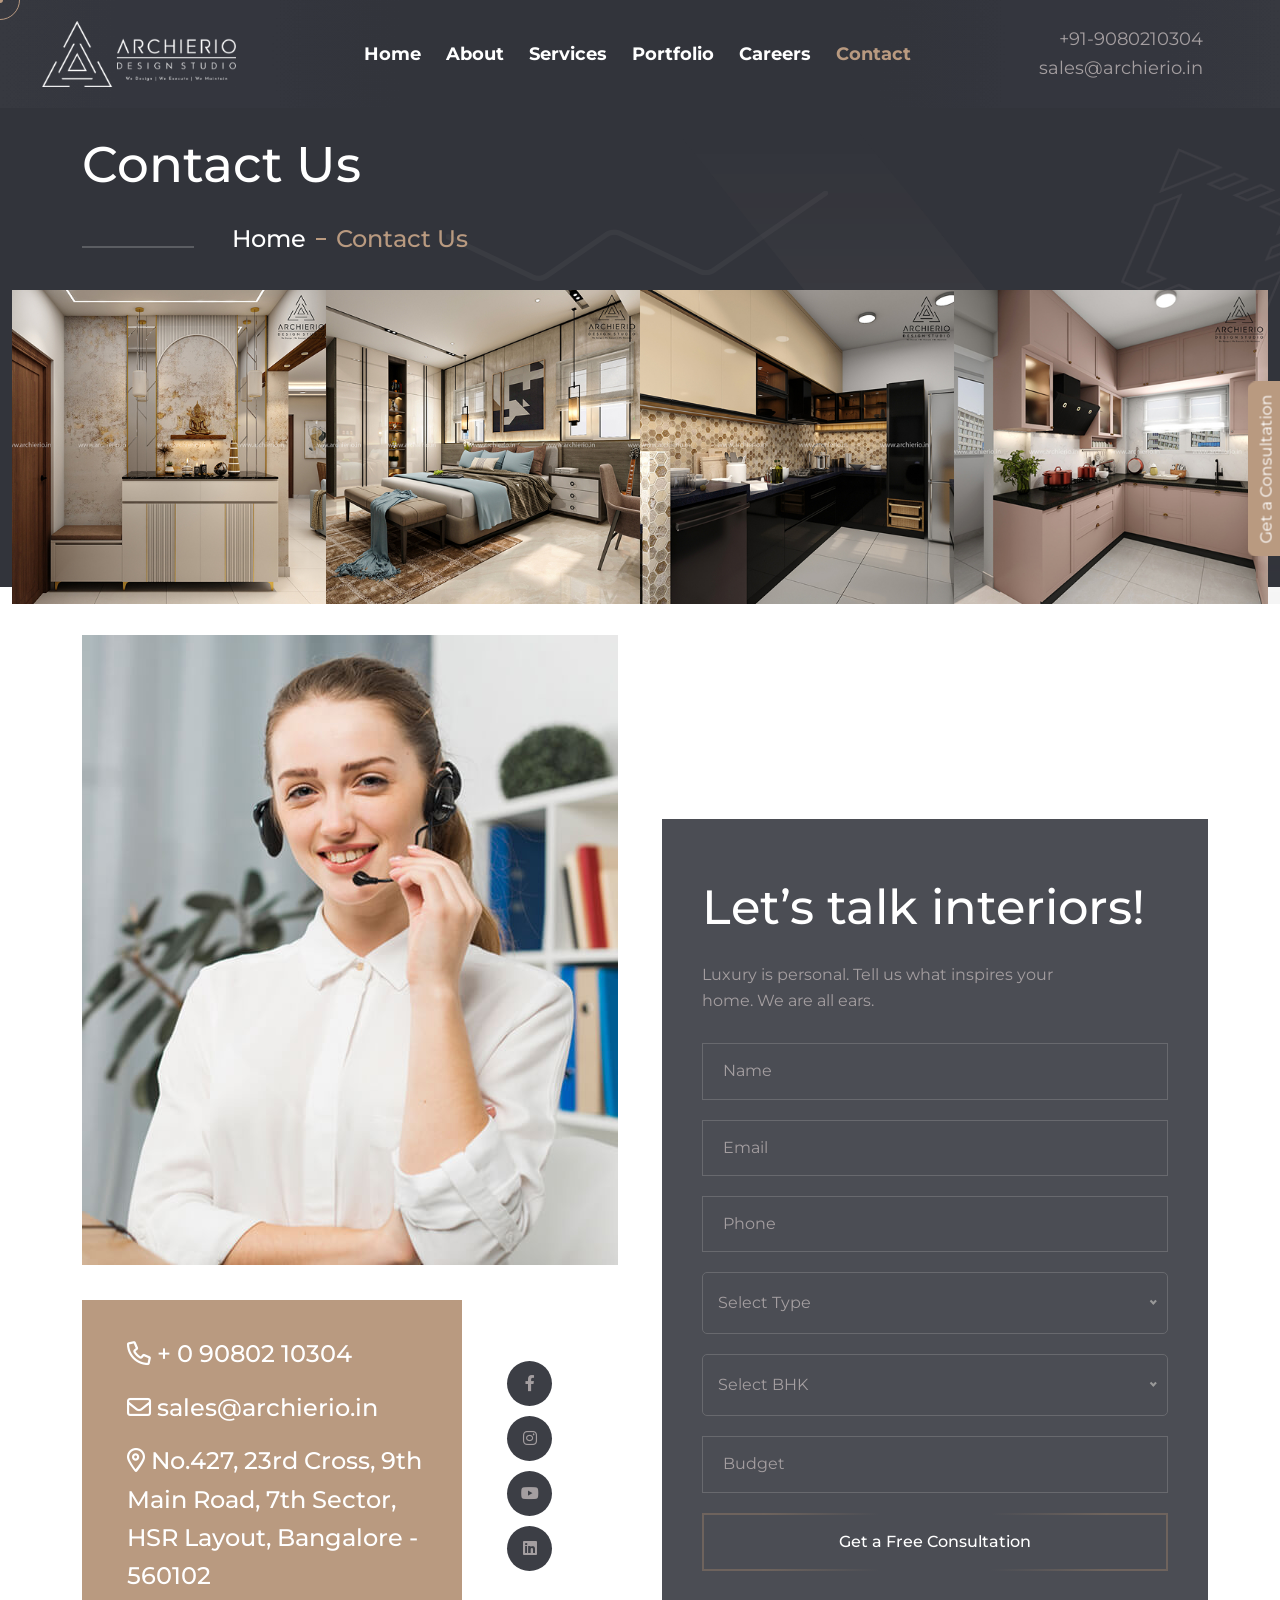
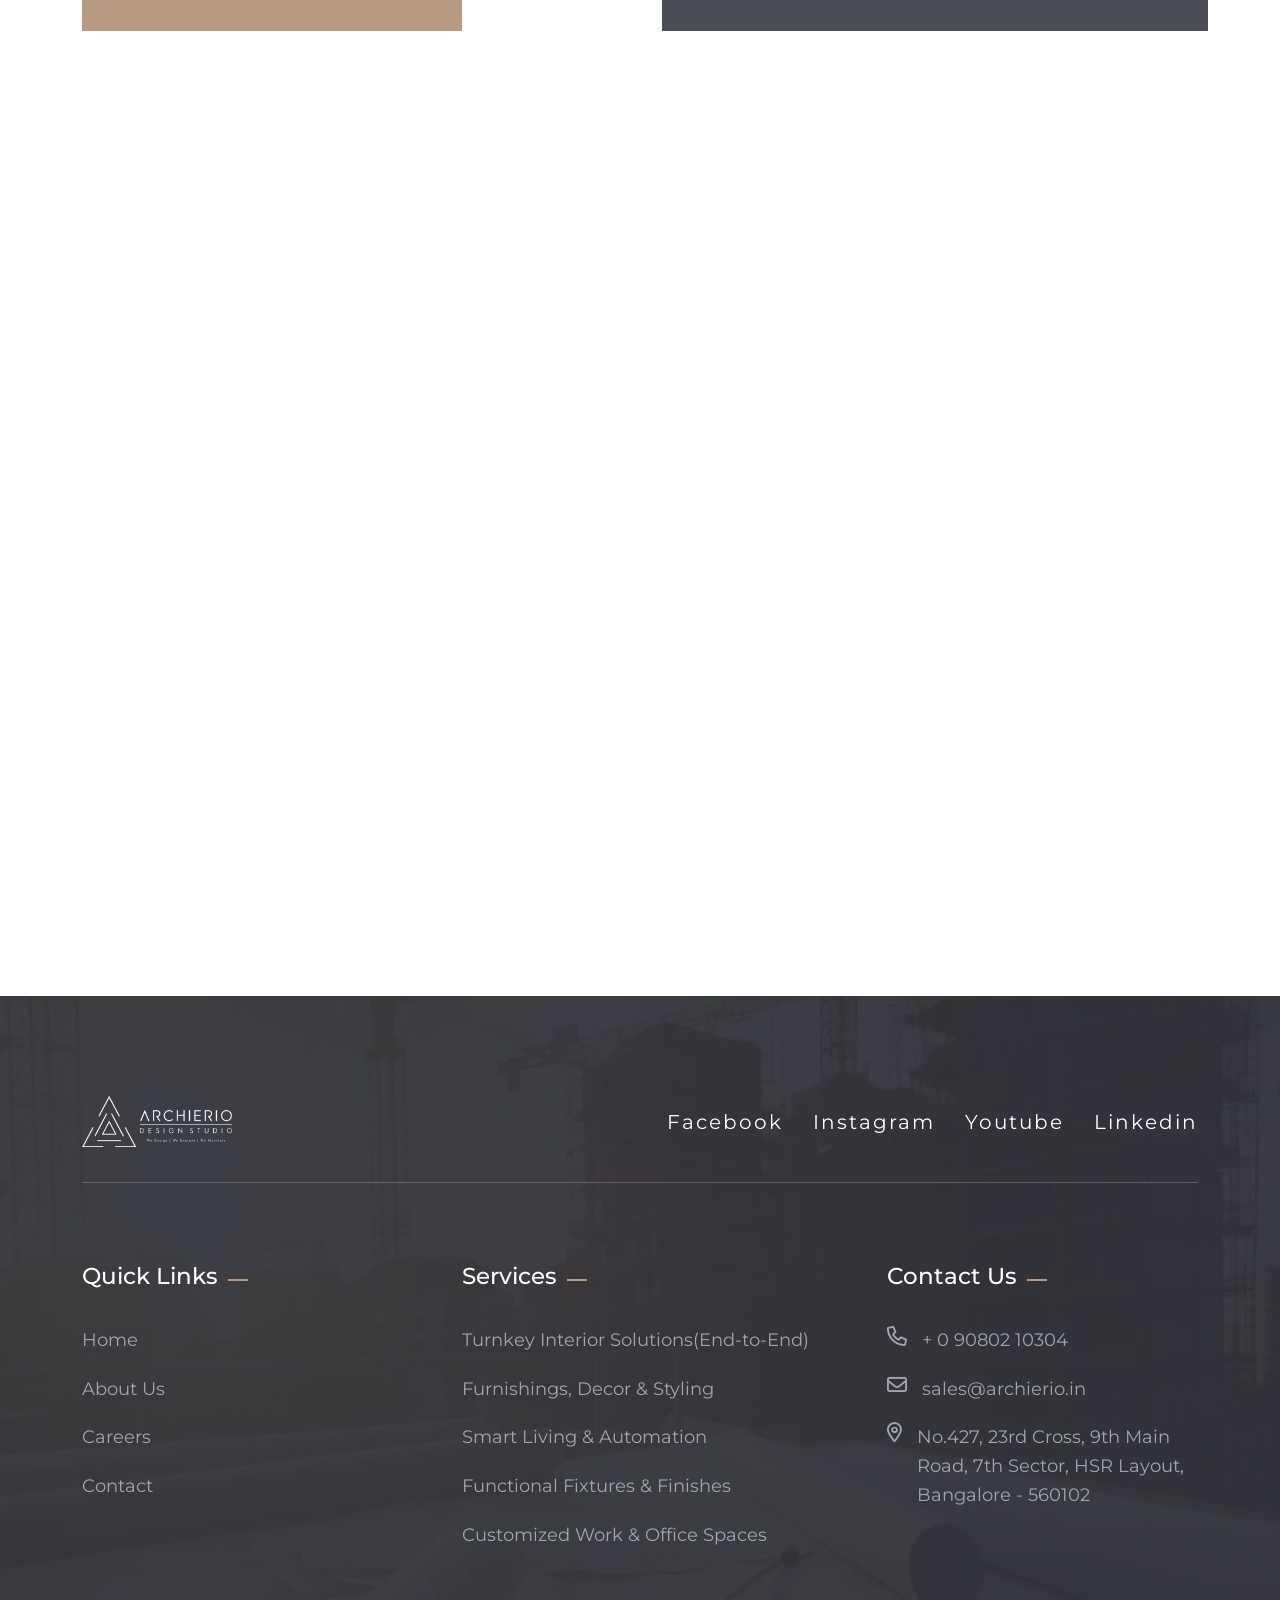
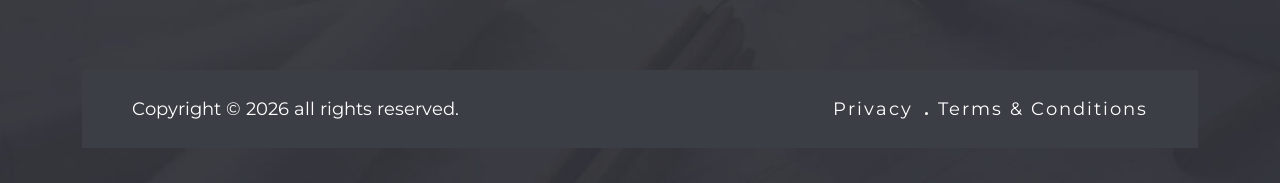
<file: contact.html>
<!DOCTYPE html><html class="no-js" lang="en"><head>
      <meta charset="utf-8">
      <meta http-equiv="x-ua-compatible" content="ie=edge">
      <meta name="viewport" content="width=device-width, initial-scale=1">
      <meta name="description" content="">

      <!-- Site Title -->
      <title>::</title>

      <!-- Place favicon.ico in the root directory -->
      <link rel="apple-touch-icon" href="images/fav.svg">
      <link rel="shortcut icon" type="image/x-icon" href="images/fav.png">

      <!-- CSS here -->
      <link rel="stylesheet" href="css/bootstrap.min.css">
      <link rel="stylesheet" href="css/font-awesome-pro.min.css">
      <link rel="stylesheet" href="css/flaticon_archly.css">
      <link rel="stylesheet" href="css/odometer.min.css">
      <link rel="stylesheet" href="css/swiper.min.css">
      <link rel="stylesheet" href="css/owl.carousel.css">
      <link rel="stylesheet" href="css/magnific-popup.css">
      <link rel="stylesheet" href="css/animate.min.css">
      <link rel="stylesheet" href="css/nice-select.css">
      <link rel="stylesheet" href="css/backToTop.css">
      <link rel="stylesheet" href="css/meanmenu.css">
      <link rel="stylesheet" href="css/main.css">
   </head>

   <body>
      <!-- start: Preloader -->
      <div class="preloader" id="preloader">
         <div class="preloader-inner">
            <div class="d-flex align-items-center justify-content-center flex-column">
               <img src="images/loader.svg" width="230px" alt="">
            </div>
         </div>
         <button class="tj-cancel-btn">Cancel Preloader</button>
      </div>
      <!-- end: Preloader -->

      <!-- start: Search Popup -->
      <div class="search_popup">
         <div class="container">
            <div class="row">
               <div class="col-xxl-12">
                  <div class="search_wrapper">
                     <div class="search_top d-flex justify-content-between align-items-center">
                        <div class="search_logo">
                           <a href="index.html">
                              <img src="images/logo.svg" alt="Logo">
                           </a>
                        </div>
                        <div class="search_close">
                           <button type="button" class="search_close_btn">
                              <svg width="18" height="18" viewBox="0 0 18 18" fill="none" xmlns="http://www.w3.org/2000/svg">
                                 <path d="M17 1L1 17" stroke="currentColor" stroke-width="1.5" stroke-linecap="round" stroke-linejoin="round"></path>
                                 <path d="M1 1L17 17" stroke="currentColor" stroke-width="1.5" stroke-linecap="round" stroke-linejoin="round"></path>
                              </svg>
                           </button>
                        </div>
                     </div>
                     <div class="search_form">
                        <form action="#">
                           <div class="search_input">
                              <input class="search-input-field" type="text" placeholder="">
                              <span class="search-focus-border"></span>
                              <button type="submit">
                                 <svg width="20" height="20" viewBox="0 0 20 20" fill="none" xmlns="http://www.w3.org/2000/svg">
                                    <path d="M9.55 18.1C14.272 18.1 18.1 14.272 18.1 9.55C18.1 4.82797 14.272 1 9.55 1C4.82797 1 1 4.82797 1 9.55C1 14.272 4.82797 18.1 9.55 18.1Z" stroke="currentColor" stroke-width="1.5" stroke-linecap="round" stroke-linejoin="round"></path>
                                    <path d="M19.0002 19.0002L17.2002 17.2002" stroke="currentColor" stroke-width="1.5" stroke-linecap="round" stroke-linejoin="round"></path>
                                 </svg>
                              </button>
                           </div>
                        </form>
                     </div>
                  </div>
               </div>
            </div>
         </div>
      </div>
      <div class="search-popup-overlay"></div>
      <!-- end: Search Popup -->

      <!-- start: Back To Top -->
      <div class="progress-wrap" id="scrollUp">
         <svg class="progress-circle svg-content" width="100%" height="100%" viewBox="-1 -1 102 102">
            <path d="M50,1 a49,49 0 0,1 0,98 a49,49 0 0,1 0,-98"></path>
         </svg>
      </div>
      <!-- end: Back To Top -->

<!-- start: Offcanvas area -->
<div class="offcanvas-area d-none d-lg-inline-block">
   <div class="offcanvas-close">
      <a class="canva_close" href="#"><span><i class="fa-light fa-xmark"></i></span>
      </a>
   </div>
   <div class="offcanvas-wrapper">
      <div class="side-infos">
         <div class="side-logo">
            <img src="images/logo.svg" alt="Logos">
         </div>
         <div class="desc">
            <p>
               Professional known as the architects are responsible for creating designs Sed ut perspiciatis unde omni natus voluptatem
               accusantium doloremque laudantium aperia maquep quae abillo inventore veritatis architecto
            </p>
         </div>
         <div class="socials-infos">
            <h5 class="title">Follow Us</h5>
            <div class="sidebar-socials">
               <ul>
                  <li>
                     <a href="https://www.facebook.com/archieriodesigns/" target="_blank"><i class="fa-brands fa-facebook-f"></i></a>
                  </li>
                  <li>
                     <a href="https://www.instagram.com/archieriodesigns?igshid=1pwyac5nawbw3" target="_blank"><i class="fa-brands fa-instagram"></i></a>
                  </li>
                  <li>
                     <a href="https://www.linkedin.com/company/archieriodesigns" target="_blank"><i class="fa-brands fa-linkedin-in"></i></a>
                  </li>
                  <li>
                     <a href="https://www.youtube.com/channel/UCHWj1lsouS4w0byeR7aMb7Q" target="_blank"><i class="fa-brands fa-youtube"></i></a>
                  </li>
               </ul>
            </div>
         </div>
      </div>
      <div class="footer-contact">
         <h4 class="side-title">Get In Touch</h4>
         <div class="contact-item">
            <div class="contact-icon">
               <span><i class="fa-regular fa-phone"></i></span>
            </div>
            <div class="contact-text">
               <span>Call anytime</span>
               <ul>
                  <li><a class="link" href="tel:+88235(000)-9630">+91-9080210304</a></li>
               </ul>
            </div>
         </div>
         <div class="contact-item">
            <div class="contact-icon">
               <span><i class="fa-regular fa-envelope"></i></span>
            </div>
            <div class="contact-text">
               <span>Send Email</span>
               <ul>
                  <li><a class="link" href="mailto:info@company.com">sales@archierio.in</a></li>
               </ul>
            </div>
         </div>
         <div class="contact-item">
            <div class="contact-icon">
               <span><i class="fa-regular fa-location-dot"></i></span>
            </div>
            <div class="contact-text">
               <span>Visit Office</span>
               <ul>
                  <li>No.427, 23rd Cross, 9th Main Road, 7th Sector, HSR Layout, Bangalore - 560102</li>
               </ul>
            </div>
         </div>
      </div>
      <div class="d-none side-newsletter">
         <h4 class="side-title">Newsletter</h4>
         <div class="newsletter-input">
            <input type="email" id="emailOne" name="email" placeholder="Enter your email" required="">
            <button class="tj-secondary-btn">Subscribe Now</button>
         </div>
      </div>
   </div>
   <div class="widget_gallery popup-gallery">
      <a class="footer-gallery-item" href="images/project/project-5.jpg"><img src="images/project-5.jpg" alt="Images">
         <div class="gallery-icon">
            <i class="fa-regular fa-plus"></i>
         </div>
      </a>
      <a class="footer-gallery-item" href="images/project/project-6.jpg"><img src="images/project-6.jpg" alt="Images">
         <div class="gallery-icon">
            <i class="fa-regular fa-plus"></i>
         </div>
      </a>
      <a class="footer-gallery-item" href="images/project/project-7.jpg"><img src="images/project-7.jpg" alt="Images">
         <div class="gallery-icon">
            <i class="fa-regular fa-plus"></i>
         </div>
      </a>
      <a class="footer-gallery-item" href="images/project/project-8.jpg"><img src="images/project-8.jpg" alt="Images">
         <div class="gallery-icon">
            <i class="fa-regular fa-plus"></i>
         </div>
      </a>
      <a class="footer-gallery-item" href="images/project/project-9.jpg"><img src="images/project-9.jpg" alt="Images">
         <div class="gallery-icon">
            <i class="fa-regular fa-plus"></i>
         </div>
      </a>
      <a class="footer-gallery-item" href="images/project/project-10.jpg"><img src="images/project-10.jpg" alt="Images">
         <div class="gallery-icon">
            <i class="fa-regular fa-plus"></i>
         </div>
      </a>
   </div>
</div>
<!-- end: Offcanvas area -->

<div class="body-overlay"></div>
<!-- start: Hamburger Menu -->
<div class="hamburger-area d-lg-none">
   <div class="hamburger_bg"></div>
   <div class="hamburger_wrapper">
      <div class="hamburger_top d-flex align-items-center justify-content-between">
         <div class="hamburger_logo">
            <a href="index.html" class="mobile_logo">
               <img src="images/logo.svg" alt="Logo">
            </a>
         </div>
         <div class="hamburger_close">
            <button class="hamburger_close_btn"><i class="fa-thin fa-times"></i></button>
         </div>
      </div>
      <div class="hamburger_search">
         <form method="get" action="index.html">
            <button type="submit"><i class="fal fa-search"></i></button>
            <input type="search" autocomplete="off" name="s" value="" placeholder="Search here">
         </form>
      </div>
      <div class="hamburger_menu">
         <div class="mobile_menu"></div>
      </div>
      <div class="mobile-contact">
         <div class="footer-title">
            <h4 class="title">Contact Us</h4>
         </div>
         <div class="contact-list">
            <ul>
               <li>
                  <span><i class="fa-regular fa-phone"></i></span>
                  <a href="tel:+000(123)85511">+91-9080210304</a>
               </li>
               <li>
                  <span><i class="fa-regular fa-envelope"></i></span>
                  <a href="mailto:info@company.com
                  ">sales@archierio.in
                  </a>
               </li>
               <li>
                  <span><i class="fa-regular fa-location-dot"></i></span>
                  No.427, 23rd Cross, 9th Main Road, 7th Sector, HSR Layout, Bangalore - 560102
               </li>
            </ul>
         </div>
      </div>
      <div class="mobile-socials">
         <ul>
            <li><a href="https://www.facebook.com/archieriodesigns/" target="_blank">Fb.</a></li>
            <li><a href="https://www.instagram.com/archieriodesigns?igshid=1pwyac5nawbw3" target="_blank">Insta.</a></li>
            <li><a href="https://www.youtube.com/channel/UCHWj1lsouS4w0byeR7aMb7Q" target="_blank">Ytube</a></li>
            <li><a href="https://www.linkedin.com/company/archieriodesigns" target="_blank">In</a></li>
         </ul>
      </div>
   </div>
</div>
<!-- end: Hamburger Menu -->

<!-- start: Header Area -->
<header class="tj-header-area header-2">
   <div class="container-fluid">
      <div class="row">
         <div class="col-12">
            <div class="mainmenu-wrapper">
               <div class="site-logo">
                  <a class="logo" href="index.html">
                     <img src="images/logo.svg" alt="Logo">
                  </a>
               </div>
               <div class="mainmenu main-mobile-menu d-none d-lg-inline-flex" id="main-menu">
                  <ul>
                     <li>
                        <a href="index.html">Home</a>
                     </li>
                     <li><a href="about.html">About</a></li>
                     <li><a href="services.html">Services</a></li>
                     <li><a href="portfolio.html">Portfolio</a></li>
                     <li class="d-none"><a href="blogs.html">Blog</a></li>
                     <li><a href="careers.html">Careers</a></li>
                     <li class="current-menu-item"><a href="contact.html">Contact</a></li>
                  </ul>
               </div>
               <div class="header-right-infos">
                  <div class="header-socials d-none">
                     <ul>
                        <li><a href="https://www.facebook.com/archieriodesigns/" target="_blank">Fb.</a></li>
                        <li><a href="https://www.instagram.com/archieriodesigns?igshid=1pwyac5nawbw3" target="_blank">Insta.</a></li>
                        <li><a href="https://www.youtube.com/channel/UCHWj1lsouS4w0byeR7aMb7Q" target="_blank">Ytube</a></li>
                        <li><a href="https://www.linkedin.com/company/archieriodesigns" target="_blank">In</a></li>
                     </ul>
                  </div>
                  <div class="sidebar-navbar">
                     <div class="sidebar-text text-end">
                        <ul>
                           <li><a href="tel:+001248779320">+91-9080210304</a></li>
                           <li><a href="mailto:information@gamil.com">sales@archierio.in</a></li>
                        </ul>
                     </div>
                     <div class="mobile_bars">
                        <div class="side-menu d-none">
                           <button class="canva_expander">
                              <span></span>
                              <span></span>
                              <span></span>
                           </button>
                        </div>
                        <div class="mobile-bar d-block d-lg-none">
                           <button class="canva_expander nav-menu-link menu-button">
                              <span></span>
                              <span></span>
                              <span></span>
                              <span></span>
                           </button>
                        </div>
                     </div>
                  </div>
               </div>
            </div>
         </div>
      </div>
   </div>
</header>
<header class="tj-header-area header-sticky header-2">
   <div class="container-fluid">
      <div class="row">
         <div class="col-12">
            <div class="mainmenu-wrapper">
               <div class="site-logo">
                  <a class="logo" href="index.html">
                     <img src="images/logo.svg" alt="Logo">
                  </a>
               </div>
               <div class="mainmenu main-mobile-menu d-none d-lg-inline-flex" id="main-menu">
                  <ul>
                     <li>
                        <a href="index.html">Home</a>
                     </li>
                     <li><a href="about.html">About</a></li>
                     <li><a href="services.html">Services</a></li>
                     <li><a href="portfolio.html">Portfolio</a></li>
                     <li class="d-none"><a href="blogs.html">Blog</a></li>
                     <li><a href="careers.html">Careers</a></li>
                     <li class="current-menu-item"><a href="contact.html">Contact</a></li>
                  </ul>
               </div>
               <div class="header-right-infos">
                  <div class="header-socials d-none">
                     <ul>
                        <li><a href="https://www.facebook.com/archieriodesigns/" target="_blank">Fb.</a></li>
                        <li><a href="https://www.instagram.com/archieriodesigns?igshid=1pwyac5nawbw3" target="_blank">Insta.</a></li>
                        <li><a href="https://www.youtube.com/channel/UCHWj1lsouS4w0byeR7aMb7Q" target="_blank">Ytube</a></li>
                        <li><a href="https://www.linkedin.com/company/archieriodesigns" target="_blank">In</a></li>
                     </ul>
                  </div>
                  <div class="sidebar-navbar">
                     <div class="sidebar-text text-end">
                        <ul>
                           <li><a href="tel:+001248779320">+91-9080210304</a></li>
                           <li><a href="mailto:information@gamil.com">sales@archierio.in</a></li>
                        </ul>
                     </div>
                     <div class="mobile_bars">
                        <div class="side-menu d-none">
                           <button class="canva_expander">
                              <span></span>
                              <span></span>
                              <span></span>
                           </button>
                        </div>
                        <div class="mobile-bar d-block d-lg-none">
                           <button class="canva_expander nav-menu-link menu-button">
                              <span></span>
                              <span></span>
                              <span></span>
                              <span></span>
                           </button>
                        </div>
                     </div>
                  </div>
               </div>
            </div>
         </div>
      </div>
   </div>
</header>
<!-- end: Header Area -->

<main id="primary" class="site-main">

<!-- start: Breadcrumb Area  -->
<section class="breadcrumb-wrapper">
   <div class="container">
      <div class="row">
         <div class="col-12">
            <div class="breadcrumb-content-area">
               <div class="breadcrumb-heading wow fadeInUp" data-wow-delay=".3s">
                  <h1 class="breadcrumb-title">Contact Us</h1>
               </div>
               <div class="breadcrumb-link wow fadeInUp" data-wow-delay=".4s">
                  <span>
                     <a href="index.html">
                        <span>Home</span>
                     </a>
                  </span>
                  <span>
                     <span>Contact Us</span>
                  </span>
               </div>
            </div>
         </div>
      </div>
   </div>
   <div class="container-fluid">
      <div class="row">
         <div class="col-12">
            <div class="images_wrapper text-center">
               <div class="breadcrumb-images">
                  <img src="images/breadcrumb-bg.jpg" alt="Images">
               </div>
               <div class="shapes-one shake-y">
                  <img src="images/hero-shape1.png" alt="Shapes">
               </div>
            </div>
         </div>
      </div>
   </div>
   <div class="breadcrumb-bg-shapes shake-y">
      <img src="images/hero-right-group.png" alt="Shapes">
   </div>
   <div class="breadcrumb-right-shape pulse">
      <img src="images/hero-shape.png" alt="Shapes">
   </div>
</section>
<!-- end: Breadcrumb Area  -->

         <!-- start: Roll Area -->
         <section class="opacity-0 tj-roll-section style-2 pt-90">
            <div class="slide-roll">
               <div class="roll-box roll-box-revers">
                  <div class="roll-item">
                     <span class="text">*Get</span>
                  </div>
                  <div class="roll-item">
                     <span class="text">In</span>
                  </div>
                  <div class="roll-item">
                     <span class="text">Touch*</span>
                  </div>
                  <div class="roll-item">
                     <span class="text">*Get</span>
                  </div>
                  <div class="roll-item">
                     <span class="text">In</span>
                  </div>
                  <div class="roll-item">
                     <span class="text">Touch*</span>
                  </div>
                  <div class="roll-item">
                     <span class="text">*Get</span>
                  </div>
                  <div class="roll-item">
                     <span class="text">In</span>
                  </div>
                  <div class="roll-item">
                     <span class="text">Touch*</span>
                  </div>
               </div>
               <div class="roll-box roll-box-revers">
                  <div class="roll-item">
                     <span class="text">*Get</span>
                  </div>
                  <div class="roll-item">
                     <span class="text">In</span>
                  </div>
                  <div class="roll-item">
                     <span class="text">Touch*</span>
                  </div>
                  <div class="roll-item">
                     <span class="text">*Get</span>
                  </div>
                  <div class="roll-item">
                     <span class="text">In</span>
                  </div>
                  <div class="roll-item">
                     <span class="text">Touch*</span>
                  </div>
                  <div class="roll-item">
                     <span class="text">*Get</span>
                  </div>
                  <div class="roll-item">
                     <span class="text">In</span>
                  </div>
                  <div class="roll-item">
                     <span class="text">Touch*</span>
                  </div>
               </div>
            </div>
         </section>
         <!-- end: Roll Area -->

         <!-- start: Contact Area -->
         <section class="contact-page bg-white py-5">
            <div class="contact-top-area">
               <div class="container">
                  <div class="row align-items-end">
                     <div class="col-lg-6">
                        <div class="contact_wrapper">
                           <div class="contact-image wow fadeInUp" data-wow-delay=".3s">
                              <img src="images/contact-1.jpg" alt="Images">
                           </div>
                           <div class="contact_infos wow fadeInUp" data-wow-delay=".4s">
                              <div class="contact_box">
                                 <ul>
                                    <li>
                                       <span><i class="fa-regular fa-phone"></i></span>
                                       <a href="tel:+09080210304">+ 0 90802 10304</a>
                                    </li>
                                    <li>
                                       <span><i class="fa-regular fa-envelope"></i></span>
                                       <a href="mailto:sales@archierio.in
                                       ">sales@archierio.in
                                       </a>
                                    </li>
                                    <li>
                                       <span><i class="fa-regular fa-location-dot"></i></span>
                                       No.427, 23rd Cross, 9th Main Road, 7th Sector, HSR Layout, Bangalore - 560102
                                    </li>
                                 </ul>
                              </div>
                              <div class="contact-socials">
                                 <ul>
                                    <li>
                                       <a href="https://www.facebook.com/archieriodesigns/" target="_blank"><i class="fa-brands fa-facebook-f"></i></a>
                                    </li>
                                    <li>
                                       <a href="https://www.instagram.com/archieriodesigns?igshid=1pwyac5nawbw3" target="_blank"><i class="fa-brands fa-instagram"></i></a>
                                    </li>
                                    <li>
                                       <a href="https://www.youtube.com/channel/UCHWj1lsouS4w0byeR7aMb7Q" target="_blank"><i class="fa-brands fa-youtube"></i></a>
                                    </li>
                                    <li>
                                       <a href="https://www.linkedin.com/company/archieriodesigns" target="_blank"><i class="fa-brands fa-linkedin"></i></a>
                                    </li>
                                 </ul>
                              </div>
                           </div>
                        </div>
                     </div>
                     <div class="col-lg-6">
                        <div class="contact-form-box fadeInRight p-0" data-wow-delay=".5s">
                        <div class="contact-form-one">
                        <div class="contact-text">
                           <h2 class="title text-white">Let’s talk interiors!</h2>
                           <div class="desc">
                              <p>Luxury is personal. Tell us what inspires your home. We are all ears.</p>
                           </div>
                        </div>
                        <form action="send-email.php" method="POST" class="start-0">
                           <div class="row">
                              <div class="col-lg-12">
                                 <div class="form-input">
                                 <input type="text" id="name" name="name" placeholder="Name" required>
                                 </div>
                              </div>
                              <div class="col-lg-12">
                                 <div class="form-input">
                                 <input type="email" id="emailTwo" name="email" placeholder="Email" required>
                                 </div>
                              </div>
                              <div class="col-lg-12">
                                 <div class="form-input">
                                 <input type="tel" id="phone" name="phone" placeholder="Phone" required>
                                 </div>
                              </div>
                              <div class="col-lg-12">
                                 <div class="form-input">
                                 <select name="property_type" required>
                                    <option value="">Select Type</option>
                                    <option value="Appartment">Appartment</option>
                                    <option value="Villa">Villa</option>
                                 </select>
                                 </div>
                              </div>
                              <div class="col-lg-12">
                                 <div class="form-input">
                                 <select name="bhk" required>
                                    <option value="">Select BHK</option>
                                    <option value="1">1 BHK</option>
                                    <option value="2">2 BHK</option>
                                    <option value="3">3 BHK</option>
                                    <option value="4">4 BHK</option>
                                 </select>
                                 </div>
                              </div>
                              <div class="col-lg-12">
                                 <div class="form-input">
                                 <input type="text" id="message" name="message" placeholder="Budget" required>
                                 </div>
                              </div>
                              <div class="col-lg-12">
                                 <div class="submit-button">
                                 <button type="submit" class="tj-primary-btn-five">Get a Free Consultation</button>
                                 </div>
                              </div>
                           </div>
                        </form>
                        </div>
                     </div>  
                     </div>
                  </div>
               </div>
            </div>
            <div class="row">
               <div class="col-md-6">
                  <div class="contact-map">
                     <div class="container-fluid">
                        <div class="row">
                           <div class="col-12">
                              <div class="google-map wow fadeInUp" data-wow-delay=".6s">
                                 <iframe src="https://www.google.com/maps/embed?pb=!1m18!1m12!1m3!1d3888.9852517430013!2d77.63373407330212!3d12.90866931625842!2m3!1f0!2f0!3f0!3m2!1i1024!2i768!4f13.1!3m3!1m2!1s0x3bae15293119f32d%3A0x9df2f3c14e5434fa!2sArchierio%20Design%20Studio!5e0!3m2!1sen!2sin!4v1755000195950!5m2!1sen!2sin"></iframe>
                              </div>
                           </div>
                        </div>
                     </div>
                  </div>
               </div>
               <div class="col-md-6">
                  <div class="contact-map">
                     <div class="container-fluid">
                        <div class="row">
                           <div class="col-12">
                              <div class="google-map wow fadeInUp" data-wow-delay=".6s">
                                 <iframe src="https://www.google.com/maps/embed?pb=!1m18!1m12!1m3!1d3888.9898768601615!2d77.63498969999999!3d12.908372!2m3!1f0!2f0!3f0!3m2!1i1024!2i768!4f13.1!3m3!1m2!1s0x3bae15c717042503%3A0x16126d701bebbc00!2sArchierio%20Experience%20Center!5e0!3m2!1sen!2sin!4v1771904511158!5m2!1sen!2sin"></iframe>
                              </div>
                           </div>
                        </div>
                     </div>
                  </div>
               </div>
            </div>
         </section>
         <!-- end: Contact Area -->



</main>

      <!-- start: Footer Area -->
      <footer class="tj-footer-area footer-1" data-bg-image="images/bg/footer-bg.jpg">
         <div class="footer-top-area">
            <div class="container">
               <div class="row">
                  <div class="col-12">
                     <div class="top-content-area">
                        <div class="footer-logo">
                           <a href="index.html"><img src="images/logo.svg" alt="Logo"></a>
                        </div>
                        <div class="media-list">
                           <ul>
                              <li><a href="https://www.facebook.com/archieriodesigns/" target="_blank">Facebook</a></li>
                              <li><a href="https://www.instagram.com/archieriodesigns?igshid=1pwyac5nawbw3" target="_blank">Instagram</a></li>
                              <li><a href="https://www.youtube.com/channel/UCHWj1lsouS4w0byeR7aMb7Q" target="_blank">Youtube</a></li>
                              <li><a href="https://www.linkedin.com/company/archieriodesigns" target="_blank">Linkedin</a></li>
                           </ul>
                        </div>
                     </div>
                  </div>
               </div>
            </div>
         </div>
         <div class="footer-bottom-area">
            <div class="container">
               <div class="row">
                  <div class="col-xl-4 col-lg-6 col-md-6">
                     <div class="footer-widget footer1-col-2 widget_nav_menu">
                        <div class="footer-title">
                           <h4 class="title">Quick Links</h4>
                        </div>
                        <nav>
                           <ul>
                              <li><a href="index.html">Home</a></li>
                              <li><a href="about.html">About Us</a></li>
                              <li class="d-none"><a href="blogs.html">Blog</a></li>
                              <li><a href="careers.html">Careers</a></li>
                              <li><a href="contact.html">Contact</a></li>
                           </ul>
                        </nav>
                     </div>
                  </div>
                  <div class="col-xl-4 col-lg-6 col-md-6">
                     <div class="footer-widget footer1-col-3 widget_nav_menu">
                        <div class="footer-title">
                           <h4 class="title">Services</h4>
                        </div>
                        <nav>
                           <ul>
                              <li><a href="services.html">Turnkey Interior Solutions(End-to-End)</a></li>
                              <li><a href="services.html">Furnishings, Decor & Styling</a></li>
                              <li><a href="services.html">Smart Living & Automation</a></li>
                              <li><a href="services.html">Functional Fixtures & Finishes</a></li>
                              <li><a href="services.html">Customized Work & Office Spaces</a></li>
                           </ul>
                        </nav>
                     </div>
                  </div>
                  <div class="col-xl-4 col-lg-6 col-md-6">
                     <div class="footer-widget footer1-col-4 footer-contact">
                        <div class="footer-title">
                           <h4 class="title">Contact Us</h4>
                        </div>
                        <div class="contact-list">
                           <ul>
                              <li>
                                 <span><i class="fa-regular fa-phone"></i></span>
                                 <a href="tel:+000(123)85511">+ 0 90802 10304</a>
                              </li>
                              <li>
                                 <span><i class="fa-regular fa-envelope"></i></span>
                                 <a href="mailto:info@company.com
                                 ">sales@archierio.in
                                 </a>
                              </li>
                              <li>
                                 <span><i class="fa-regular fa-location-dot"></i></span>
                                No.427, 23rd Cross, 9th Main Road, 7th Sector, HSR Layout, Bangalore - 560102
                              </li>
                           </ul>
                        </div>
                     </div>
                  </div>
               </div>
            </div>
         </div>
         <div class="copyright-area">
            <div class="container">
               <div class="row">
                  <div class="col-12">
                     <div class="copyright-content">
                        <div class="desc">
                           <p>Copyright © 2026 all rights reserved.</p>
                        </div>
                        <div class="footer-menu">
                           <ul>
                              <li><a href="#">Privacy</a></li>
                              <li><a href="#">Terms & Conditions</a></li>
                           </ul>
                        </div>
                     </div>
                  </div>
               </div>
            </div>
         </div>
      </footer>
      <!-- end: Footer Area -->

      <!-- start: Corsor Area -->
      <div class="mouseCursor cursor-outer"></div>
      <div class="mouseCursor cursor-inner"><span>Drag</span></div>
      <!-- end: Corsor Area -->

<div class="offcanvas offcanvas-end" tabindex="-1" id="offcanvasRight" aria-labelledby="offcanvasRightLabel">
  <div class="offcanvas-header bg-dark text-white">
    <h6 class="offcanvas-title" id="offcanvasRightLabel">Get Free Consultation & Site Visit</h6>
    <button type="button" class="btn-close btn-close-white" data-bs-dismiss="offcanvas" aria-label="Close"></button>
  </div>
  <div class="offcanvas-body p-0">
      <div class="contact-form-box p-0" data-wow-delay=".5s">
         <form action="send-email.php" method="POST" class="contact-form-one start-0">
            <div class="row">
               <div class="col-lg-12">
                  <div class="form-input">
                  <input type="text" id="name" name="name" placeholder="Name" required>
                  </div>
               </div>
               <div class="col-lg-12">
                  <div class="form-input">
                  <input type="email" id="emailTwo" name="email" placeholder="Email" required>
                  </div>
               </div>
               <div class="col-lg-12">
                  <div class="form-input">
                  <input type="tel" id="phone" name="phone" placeholder="Phone" required>
                  </div>
               </div>
               <div class="col-lg-12">
                  <div class="form-input">
                  <select name="property_type" required>
                     <option value="">Select Type</option>
                     <option value="Appartment">Appartment</option>
                     <option value="Villa">Villa</option>
                  </select>
                  </div>
               </div>
               <div class="col-lg-12">
                  <div class="form-input">
                  <select name="bhk" required>
                     <option value="">Select BHK</option>
                     <option value="1">1 BHK</option>
                     <option value="2">2 BHK</option>
                     <option value="3">3 BHK</option>
                     <option value="4">4 BHK</option>
                  </select>
                  </div>
               </div>
               <div class="col-lg-12">
                  <div class="form-input">
                  <input type="text" id="message" name="message" placeholder="Budget" required>
                  </div>
               </div>
               <div class="col-lg-12">
                  <div class="submit-button">
                  <button type="submit" class="tj-primary-btn-five">Get a Free Consultation</button>
                  </div>
               </div>
            </div>
         </form>

      </div>
  </div>
</div>

<!-- Floating Toggle Button -->
<button class="btn btn-primary floating-toggle-btn">Get a Consultation</button>

      <!-- JS here -->
      <script src="js/jquery.min.js"></script>
      <script src="js/bootstrap.bundle.min.js"></script>
      <script src="js/waypoints.min.js"></script>
      <script src="js/odometer.min.js"></script>
      <script src="js/imagesloaded-pkgd.js"></script>
      <script src="js/isotope.pkgd.min.js"></script>
      <script src="js/smooth-scroll.js"></script>
      <script src="js/gsap.min.js"></script>
      <script src="js/swiper.min.js"></script>
      <script src="js/owl.carousel.js"></script>
      <script src="js/jquery.nice-select.min.js"></script>
      <script src="js/magnific-popup.js"></script>
      <script src="js/meanmenu.js"></script>
      <script src="js/backToTop.js"></script>
      <script src="js/wow.min.js"></script>
      <script src="js/main.js"></script>
   

</body></html>
</file>
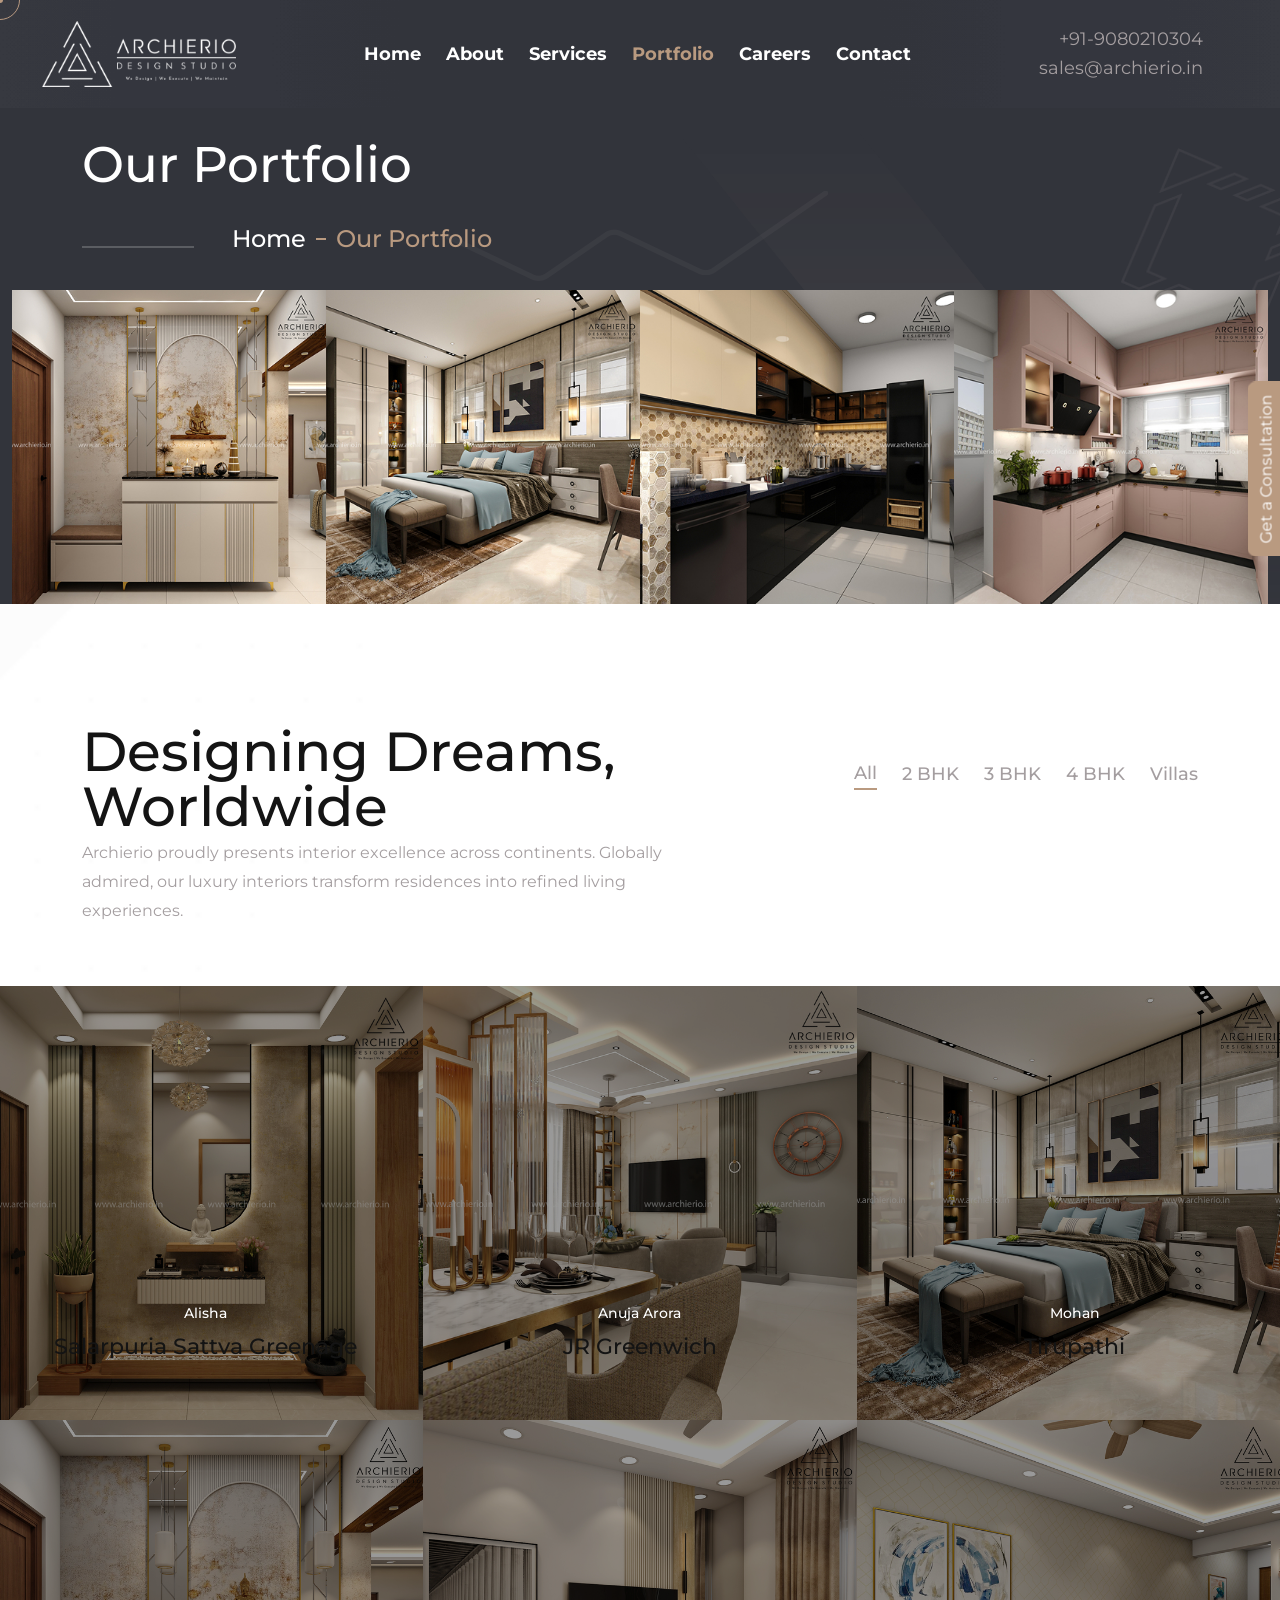
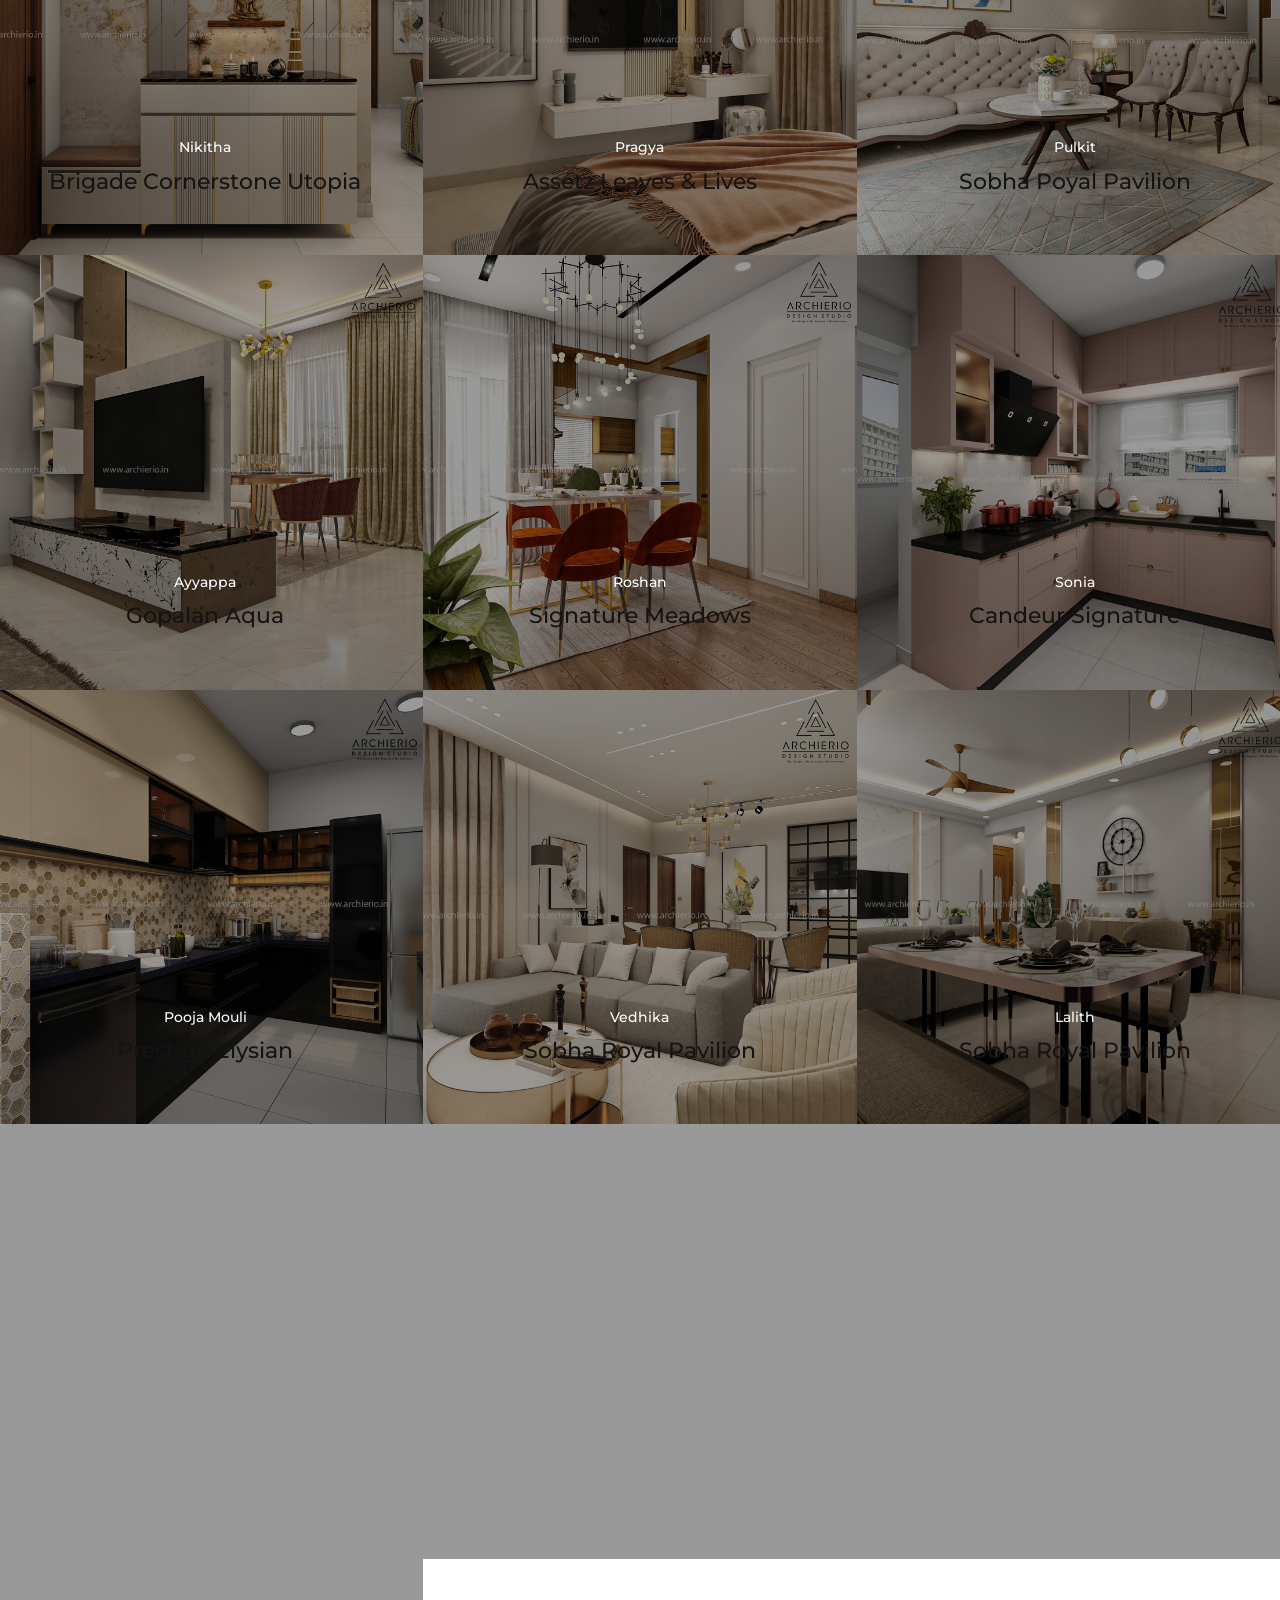
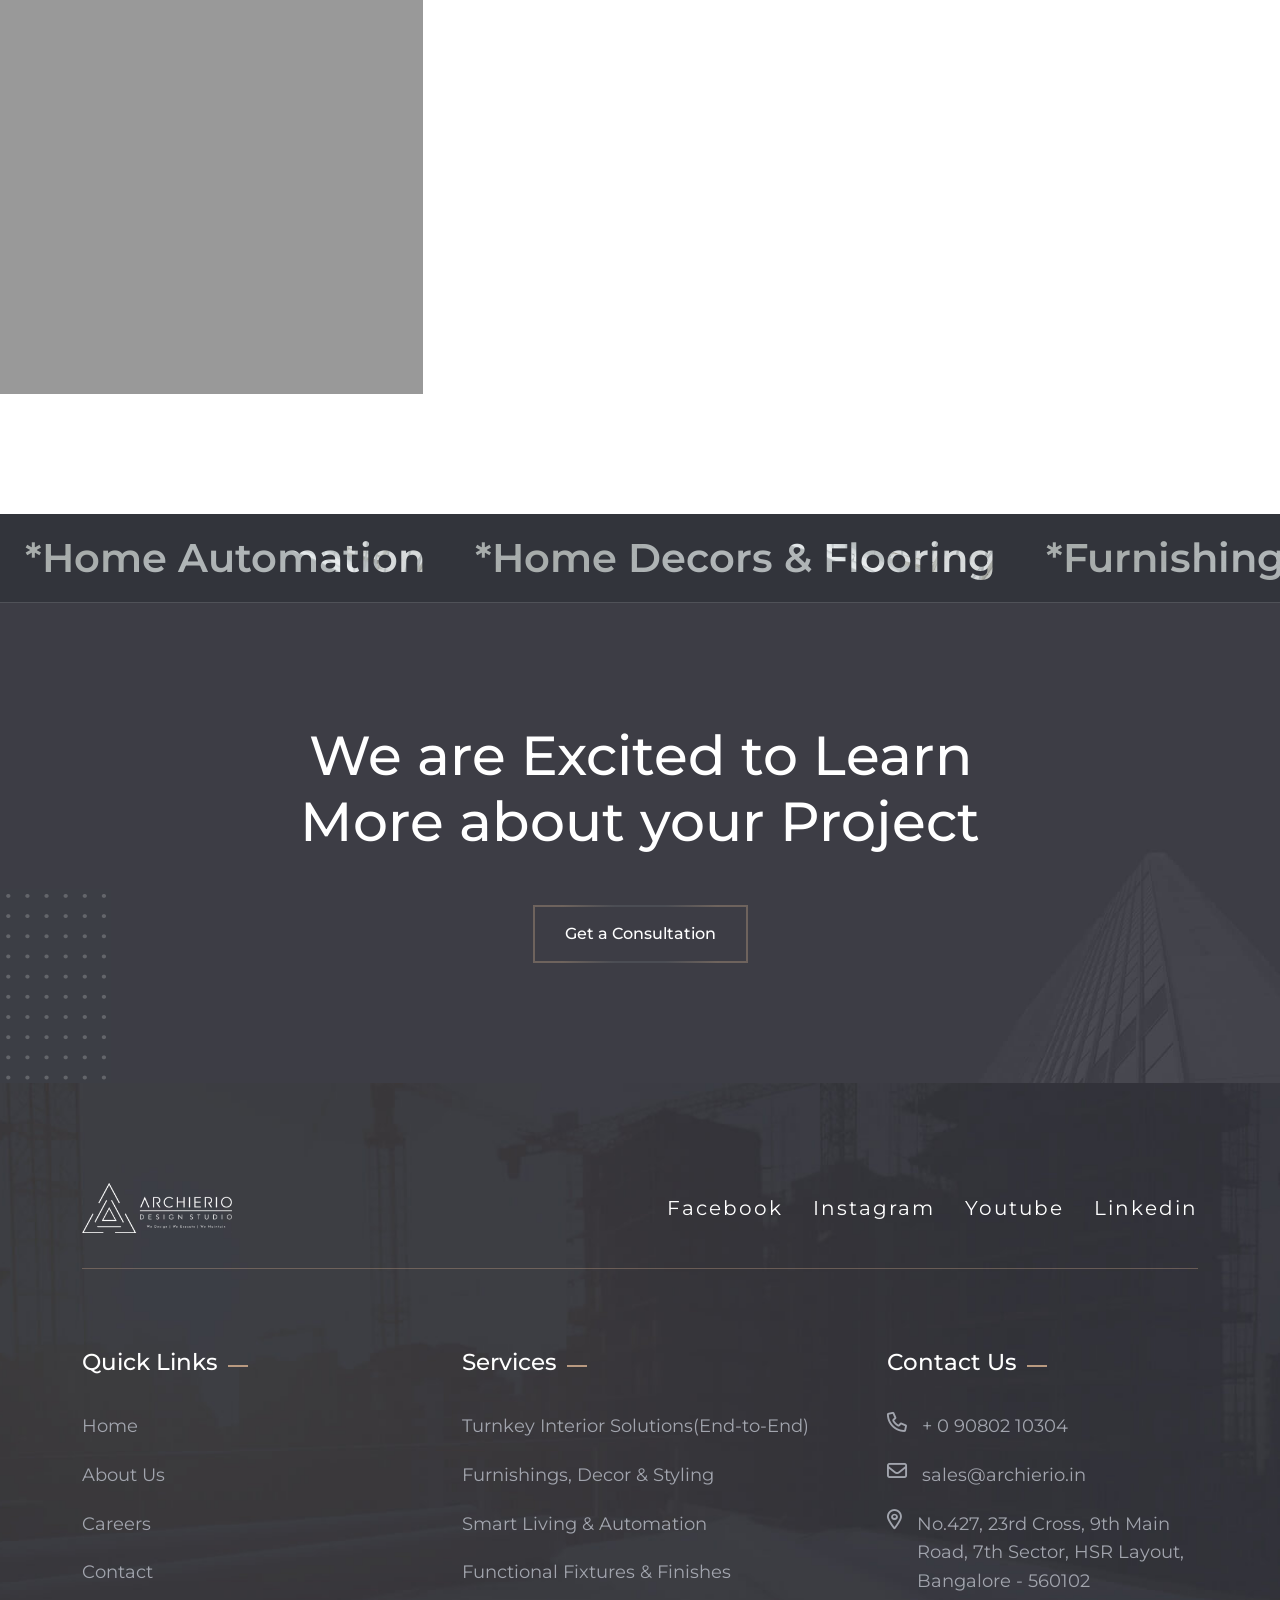
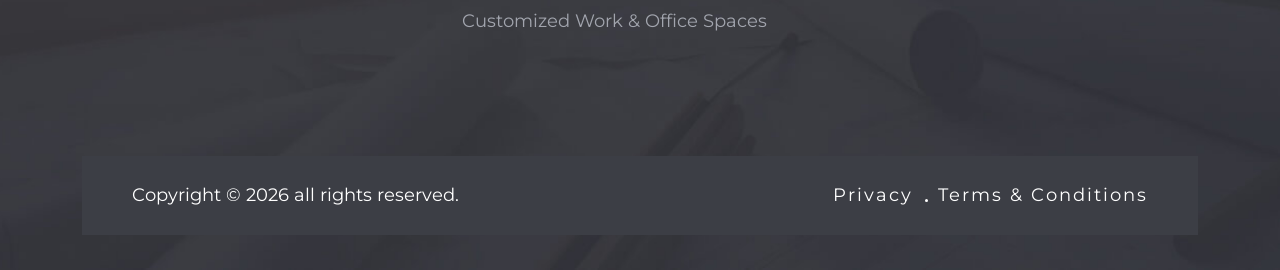
<file: portfolio.html>
<!DOCTYPE html><html class="no-js" lang="en"><head>
      <meta charset="utf-8">
      <meta http-equiv="x-ua-compatible" content="ie=edge">
      <meta name="viewport" content="width=device-width, initial-scale=1">
      <meta name="description" content="">

      <!-- Site Title -->
      <title>::</title>

      <!-- Place favicon.ico in the root directory -->
      <link rel="apple-touch-icon" href="images/fav.svg">
      <link rel="shortcut icon" type="image/x-icon" href="images/fav.png">

      <!-- CSS here -->
      <link rel="stylesheet" href="css/bootstrap.min.css">
      <link rel="stylesheet" href="css/font-awesome-pro.min.css">
      <link rel="stylesheet" href="css/flaticon_archly.css">
      <link rel="stylesheet" href="css/odometer.min.css">
      <link rel="stylesheet" href="css/swiper.min.css">
      <link rel="stylesheet" href="css/owl.carousel.css">
      <link rel="stylesheet" href="css/magnific-popup.css">
      <link rel="stylesheet" href="css/animate.min.css">
      <link rel="stylesheet" href="css/nice-select.css">
      <link rel="stylesheet" href="css/backToTop.css">
      <link rel="stylesheet" href="css/meanmenu.css">
      <link rel="stylesheet" href="css/main.css">
   </head>

   <body>
      <!-- start: Preloader -->
      <div class="preloader" id="preloader">
         <div class="preloader-inner">
            <div class="d-flex align-items-center justify-content-center flex-column">
               <img src="images/loader.svg" width="230px" alt="">
            </div>
         </div>
         <button class="tj-cancel-btn">Cancel Preloader</button>
      </div>
      <!-- end: Preloader -->

      <!-- start: Search Popup -->
      <div class="search_popup">
         <div class="container">
            <div class="row">
               <div class="col-xxl-12">
                  <div class="search_wrapper">
                     <div class="search_top d-flex justify-content-between align-items-center">
                        <div class="search_logo">
                           <a href="index.html">
                              <img src="images/logo.svg" alt="Logo">
                           </a>
                        </div>
                        <div class="search_close">
                           <button type="button" class="search_close_btn">
                              <svg width="18" height="18" viewBox="0 0 18 18" fill="none" xmlns="http://www.w3.org/2000/svg">
                                 <path d="M17 1L1 17" stroke="currentColor" stroke-width="1.5" stroke-linecap="round" stroke-linejoin="round"></path>
                                 <path d="M1 1L17 17" stroke="currentColor" stroke-width="1.5" stroke-linecap="round" stroke-linejoin="round"></path>
                              </svg>
                           </button>
                        </div>
                     </div>
                     <div class="search_form">
                        <form action="#">
                           <div class="search_input">
                              <input class="search-input-field" type="text" placeholder="">
                              <span class="search-focus-border"></span>
                              <button type="submit">
                                 <svg width="20" height="20" viewBox="0 0 20 20" fill="none" xmlns="http://www.w3.org/2000/svg">
                                    <path d="M9.55 18.1C14.272 18.1 18.1 14.272 18.1 9.55C18.1 4.82797 14.272 1 9.55 1C4.82797 1 1 4.82797 1 9.55C1 14.272 4.82797 18.1 9.55 18.1Z" stroke="currentColor" stroke-width="1.5" stroke-linecap="round" stroke-linejoin="round"></path>
                                    <path d="M19.0002 19.0002L17.2002 17.2002" stroke="currentColor" stroke-width="1.5" stroke-linecap="round" stroke-linejoin="round"></path>
                                 </svg>
                              </button>
                           </div>
                        </form>
                     </div>
                  </div>
               </div>
            </div>
         </div>
      </div>
      <div class="search-popup-overlay"></div>
      <!-- end: Search Popup -->

      <!-- start: Back To Top -->
      <div class="progress-wrap" id="scrollUp">
         <svg class="progress-circle svg-content" width="100%" height="100%" viewBox="-1 -1 102 102">
            <path d="M50,1 a49,49 0 0,1 0,98 a49,49 0 0,1 0,-98"></path>
         </svg>
      </div>
      <!-- end: Back To Top -->

<!-- start: Offcanvas area -->
<div class="offcanvas-area d-none d-lg-inline-block">
   <div class="offcanvas-close">
      <a class="canva_close" href="#"><span><i class="fa-light fa-xmark"></i></span>
      </a>
   </div>
   <div class="offcanvas-wrapper">
      <div class="side-infos">
         <div class="side-logo">
            <img src="images/logo.svg" alt="Logos">
         </div>
         <div class="desc">
            <p>
               Professional known as the architects are responsible for creating designs Sed ut perspiciatis unde omni natus voluptatem
               accusantium doloremque laudantium aperia maquep quae abillo inventore veritatis architecto
            </p>
         </div>
         <div class="socials-infos">
            <h5 class="title">Follow Us</h5>
            <div class="sidebar-socials">
               <ul>
                  <li>
                     <a href="https://www.facebook.com/archieriodesigns/" target="_blank"><i class="fa-brands fa-facebook-f"></i></a>
                  </li>
                  <li>
                     <a href="https://www.instagram.com/archieriodesigns?igshid=1pwyac5nawbw3" target="_blank"><i class="fa-brands fa-instagram"></i></a>
                  </li>
                  <li>
                     <a href="https://www.linkedin.com/company/archieriodesigns" target="_blank"><i class="fa-brands fa-linkedin-in"></i></a>
                  </li>
                  <li>
                     <a href="https://www.youtube.com/channel/UCHWj1lsouS4w0byeR7aMb7Q" target="_blank"><i class="fa-brands fa-youtube"></i></a>
                  </li>
               </ul>
            </div>
         </div>
      </div>
      <div class="footer-contact">
         <h4 class="side-title">Get In Touch</h4>
         <div class="contact-item">
            <div class="contact-icon">
               <span><i class="fa-regular fa-phone"></i></span>
            </div>
            <div class="contact-text">
               <span>Call anytime</span>
               <ul>
                  <li><a class="link" href="tel:+88235(000)-9630">+91-9080210304</a></li>
               </ul>
            </div>
         </div>
         <div class="contact-item">
            <div class="contact-icon">
               <span><i class="fa-regular fa-envelope"></i></span>
            </div>
            <div class="contact-text">
               <span>Send Email</span>
               <ul>
                  <li><a class="link" href="mailto:info@company.com">sales@archierio.in</a></li>
               </ul>
            </div>
         </div>
         <div class="contact-item">
            <div class="contact-icon">
               <span><i class="fa-regular fa-location-dot"></i></span>
            </div>
            <div class="contact-text">
               <span>Visit Office</span>
               <ul>
                  <li>No.427, 23rd Cross, 9th Main Road, 7th Sector, HSR Layout, Bangalore - 560102</li>
               </ul>
            </div>
         </div>
      </div>
      <div class="d-none side-newsletter">
         <h4 class="side-title">Newsletter</h4>
         <div class="newsletter-input">
            <input type="email" id="emailOne" name="email" placeholder="Enter your email" required="">
            <button class="tj-secondary-btn">Subscribe Now</button>
         </div>
      </div>
   </div>
   <div class="widget_gallery popup-gallery">
      <a class="footer-gallery-item" href="images/project/project-5.jpg"><img src="images/project-5.jpg" alt="Images">
         <div class="gallery-icon">
            <i class="fa-regular fa-plus"></i>
         </div>
      </a>
      <a class="footer-gallery-item" href="images/project/project-6.jpg"><img src="images/project-6.jpg" alt="Images">
         <div class="gallery-icon">
            <i class="fa-regular fa-plus"></i>
         </div>
      </a>
      <a class="footer-gallery-item" href="images/project/project-7.jpg"><img src="images/project-7.jpg" alt="Images">
         <div class="gallery-icon">
            <i class="fa-regular fa-plus"></i>
         </div>
      </a>
      <a class="footer-gallery-item" href="images/project/project-8.jpg"><img src="images/project-8.jpg" alt="Images">
         <div class="gallery-icon">
            <i class="fa-regular fa-plus"></i>
         </div>
      </a>
      <a class="footer-gallery-item" href="images/project/project-9.jpg"><img src="images/project-9.jpg" alt="Images">
         <div class="gallery-icon">
            <i class="fa-regular fa-plus"></i>
         </div>
      </a>
      <a class="footer-gallery-item" href="images/project/project-10.jpg"><img src="images/project-10.jpg" alt="Images">
         <div class="gallery-icon">
            <i class="fa-regular fa-plus"></i>
         </div>
      </a>
   </div>
</div>
<!-- end: Offcanvas area -->

<div class="body-overlay"></div>
<!-- start: Hamburger Menu -->
<div class="hamburger-area d-lg-none">
   <div class="hamburger_bg"></div>
   <div class="hamburger_wrapper">
      <div class="hamburger_top d-flex align-items-center justify-content-between">
         <div class="hamburger_logo">
            <a href="index.html" class="mobile_logo">
               <img src="images/logo.svg" alt="Logo">
            </a>
         </div>
         <div class="hamburger_close">
            <button class="hamburger_close_btn"><i class="fa-thin fa-times"></i></button>
         </div>
      </div>
      <div class="hamburger_search">
         <form method="get" action="index.html">
            <button type="submit"><i class="fal fa-search"></i></button>
            <input type="search" autocomplete="off" name="s" value="" placeholder="Search here">
         </form>
      </div>
      <div class="hamburger_menu">
         <div class="mobile_menu"></div>
      </div>
      <div class="mobile-contact">
         <div class="footer-title">
            <h4 class="title">Contact Us</h4>
         </div>
         <div class="contact-list">
            <ul>
               <li>
                  <span><i class="fa-regular fa-phone"></i></span>
                  <a href="tel:+000(123)85511">+91-9080210304</a>
               </li>
               <li>
                  <span><i class="fa-regular fa-envelope"></i></span>
                  <a href="mailto:info@company.com
                  ">sales@archierio.in
                  </a>
               </li>
               <li>
                  <span><i class="fa-regular fa-location-dot"></i></span>
                  No.427, 23rd Cross, 9th Main Road, 7th Sector, HSR Layout, Bangalore - 560102
               </li>
            </ul>
         </div>
      </div>
      <div class="mobile-socials">
         <ul>
            <li><a href="https://www.facebook.com/archieriodesigns/" target="_blank">Fb.</a></li>
            <li><a href="https://www.instagram.com/archieriodesigns?igshid=1pwyac5nawbw3" target="_blank">Insta.</a></li>
            <li><a href="https://www.youtube.com/channel/UCHWj1lsouS4w0byeR7aMb7Q" target="_blank">Ytube</a></li>
            <li><a href="https://www.linkedin.com/company/archieriodesigns" target="_blank">In</a></li>
         </ul>
      </div>
   </div>
</div>
<!-- end: Hamburger Menu -->

<!-- start: Header Area -->
<header class="tj-header-area header-2">
   <div class="container-fluid">
      <div class="row">
         <div class="col-12">
            <div class="mainmenu-wrapper">
               <div class="site-logo">
                  <a class="logo" href="index.html">
                     <img src="images/logo.svg" alt="Logo">
                  </a>
               </div>
               <div class="mainmenu main-mobile-menu d-none d-lg-inline-flex" id="main-menu">
                  <ul>
                     <li>
                        <a href="index.html">Home</a>
                     </li>
                     <li><a href="about.html">About</a></li>
                     <li><a href="services.html">Services</a></li>
                     <li class="current-menu-item"><a href="portfolio.html">Portfolio</a></li>
                     <li class="d-none"><a href="blogs.html">Blog</a></li>
                     <li><a href="careers.html">Careers</a></li>
                     <li><a href="contact.html">Contact</a></li>
                  </ul>
               </div>
               <div class="header-right-infos">
                  <div class="header-socials d-none">
                     <ul>
                        <li><a href="https://www.facebook.com/archieriodesigns/" target="_blank">Fb.</a></li>
                        <li><a href="https://www.instagram.com/archieriodesigns?igshid=1pwyac5nawbw3" target="_blank">Insta.</a></li>
                        <li><a href="https://www.youtube.com/channel/UCHWj1lsouS4w0byeR7aMb7Q" target="_blank">Ytube</a></li>
                        <li><a href="https://www.linkedin.com/company/archieriodesigns" target="_blank">In</a></li>
                     </ul>
                  </div>
                  <div class="sidebar-navbar">
                     <div class="sidebar-text text-end">
                        <ul>
                           <li><a href="tel:+001248779320">+91-9080210304</a></li>
                           <li><a href="mailto:information@gamil.com">sales@archierio.in</a></li>
                        </ul>
                     </div>
                     <div class="mobile_bars">
                        <div class="side-menu d-none">
                           <button class="canva_expander">
                              <span></span>
                              <span></span>
                              <span></span>
                           </button>
                        </div>
                        <div class="mobile-bar d-block d-lg-none">
                           <button class="canva_expander nav-menu-link menu-button">
                              <span></span>
                              <span></span>
                              <span></span>
                              <span></span>
                           </button>
                        </div>
                     </div>
                  </div>
               </div>
            </div>
         </div>
      </div>
   </div>
</header>
<header class="tj-header-area header-sticky header-2">
   <div class="container-fluid">
      <div class="row">
         <div class="col-12">
            <div class="mainmenu-wrapper">
               <div class="site-logo">
                  <a class="logo" href="index.html">
                     <img src="images/logo.svg" alt="Logo">
                  </a>
               </div>
               <div class="mainmenu main-mobile-menu d-none d-lg-inline-flex" id="main-menu">
                  <ul>
                     <li>
                        <a href="index.html">Home</a>
                     </li>
                     <li><a href="about.html">About</a></li>
                     <li><a href="services.html">Services</a></li>
                     <li class="current-menu-item"><a href="portfolio.html">Portfolio</a></li>
                     <li class="d-none"><a href="blogs.html">Blog</a></li>
                     <li><a href="careers.html">Careers</a></li>
                     <li><a href="contact.html">Contact</a></li>
                  </ul>
               </div>
               <div class="header-right-infos">
                  <div class="header-socials d-none">
                     <ul>
                        <li><a href="https://www.facebook.com/archieriodesigns/" target="_blank">Fb.</a></li>
                        <li><a href="https://www.instagram.com/archieriodesigns?igshid=1pwyac5nawbw3" target="_blank">Insta.</a></li>
                        <li><a href="https://www.youtube.com/channel/UCHWj1lsouS4w0byeR7aMb7Q" target="_blank">Ytube</a></li>
                        <li><a href="https://www.linkedin.com/company/archieriodesigns" target="_blank">In</a></li>
                     </ul>
                  </div>
                  <div class="sidebar-navbar">
                     <div class="sidebar-text text-end">
                        <ul>
                           <li><a href="tel:+001248779320">+91-9080210304</a></li>
                           <li><a href="mailto:information@gamil.com">sales@archierio.in</a></li>
                        </ul>
                     </div>
                     <div class="mobile_bars">
                        <div class="side-menu d-none">
                           <button class="canva_expander">
                              <span></span>
                              <span></span>
                              <span></span>
                           </button>
                        </div>
                        <div class="mobile-bar d-block d-lg-none">
                           <button class="canva_expander nav-menu-link menu-button">
                              <span></span>
                              <span></span>
                              <span></span>
                              <span></span>
                           </button>
                        </div>
                     </div>
                  </div>
               </div>
            </div>
         </div>
      </div>
   </div>
</header>
<!-- end: Header Area -->

<main id="primary" class="site-main">

<!-- start: Breadcrumb Area  -->
<section class="breadcrumb-wrapper">
   <div class="container">
      <div class="row">
         <div class="col-12">
            <div class="breadcrumb-content-area">
               <div class="breadcrumb-heading wow fadeInUp" data-wow-delay=".3s">
                  <h1 class="breadcrumb-title">Our Portfolio</h1>
               </div>
               <div class="breadcrumb-link wow fadeInUp" data-wow-delay=".4s">
                  <span>
                     <a href="index.html">
                        <span>Home</span>
                     </a>
                  </span>
                  <span>
                     <span>Our Portfolio</span>
                  </span>
               </div>
            </div>
         </div>
      </div>
   </div>
   <div class="container-fluid">
      <div class="row">
         <div class="col-12">
            <div class="images_wrapper text-center">
               <div class="breadcrumb-images">
                  <img src="images/breadcrumb-bg.jpg" alt="Images">
               </div>
               <div class="shapes-one shake-y">
                  <img src="images/hero-shape1.png" alt="Shapes">
               </div>
            </div>
         </div>
      </div>
   </div>
   <div class="breadcrumb-bg-shapes shake-y">
      <img src="images/hero-right-group.png" alt="Shapes">
   </div>
   <div class="breadcrumb-right-shape pulse">
      <img src="images/hero-shape.png" alt="Shapes">
   </div>
</section>
<!-- end: Breadcrumb Area  -->

         <!-- start: Project Area -->
         <section class="tj-project-section-three bg-white bg-projects">
            <div class="container">
               <div class="row project_filter">
                  <div class="col-xl-7">
                     <div class="tj-heading-area">
                        <h2 class="title wow fadeInUp" data-wow-delay=".1s">Designing Dreams, Worldwide</h2>
                        <div class="desc wow fadeInUp" data-wow-delay=".2s">
                           <p>Archierio proudly presents interior excellence across continents. Globally admired, our luxury interiors transform residences into refined living experiences.</p>
                        </div>
                     </div>
                  </div>
                  <div class="col-xl-5">
                     <div class="filter-menu wow fadeInRight" data-wow-delay=".3s">
                        <button class="filter active" data-filter="*">All</button>
                        <button class="filter" data-filter=".design">2 BHK</button>
                        <button class="filter" data-filter=".building">3 BHK</button>
                        <button class="filter" data-filter=".residence">4 BHK</button>
                        <button class="filter" data-filter=".architecture">Villas</button>
                     </div>
                  </div>
               </div>
            </div>
            <div class="container-fluid p-0">
               <div id="project-grid" class="row popup-gallery p-0">
                  <div class="col-lg-4 col-md-6 p-0 project-single-item design residence">
                     <div class="project-item-three wow fadeInUp" data-wow-delay=".4s">
                        <div class="project-images">
                           <a href="images/portfolio-1.jpg">
                              <img src="images/portfolio-1.jpg" alt="Images">
                           </a>
                        </div>
                        <div class="project-content">
                           <span>Alisha</span>
                           <h5 class="project-title">Salarpuria Sattva Greenage</h5>
                        </div>
                     </div>
                  </div>
                  <div class="col-lg-4 col-md-6 p-0 project-single-item architecture residence">
                     <div class="project-item-three wow fadeInUp" data-wow-delay=".5s">
                        <div class="project-images">
                           <a href="images/portfolio-2.jpg">
                              <img src="images/portfolio-2.jpg" alt="Images">
                           </a>
                        </div>
                        <div class="project-content">
                           <span>Anuja Arora</span>
                           <h5 class="project-title">JR Greenwich</h5>
                        </div>
                     </div>
                  </div>
                  <div class="col-lg-4 col-md-6 p-0 project-single-item architecture design">
                     <div class="project-item-three wow fadeInUp" data-wow-delay=".6s">
                        <div class="project-images">
                           <a href="images/portfolio-3.jpg">
                              <img src="images/portfolio-3.jpg" alt="Images">
                           </a>
                        </div>
                        <div class="project-content">
                           <span>Mohan</span>
                           <h5 class="project-title">Tirupathi</h5>
                        </div>
                     </div>
                  </div>
                  <div class="col-lg-4 col-md-6 p-0 project-single-item building design">
                     <div class="project-item-three wow fadeInUp" data-wow-delay=".7s">
                        <div class="project-images">
                           <a href="images/portfolio-4.jpg">
                              <img src="images/portfolio-4.jpg" alt="Images">
                           </a>
                        </div>
                        <div class="project-content">
                           <span>Nikitha</span>
                           <h5 class="project-title">Brigade Cornerstone Utopia</h5>
                        </div>
                     </div>
                  </div>
                  <div class="col-lg-4 col-md-6 p-0 project-single-item building design">
                     <div class="project-item-three wow fadeInUp" data-wow-delay=".7s">
                        <div class="project-images">
                           <a href="images/portfolio-5.jpg">
                              <img src="images/portfolio-5.jpg" alt="Images">
                           </a>
                        </div>
                        <div class="project-content">
                           <span>Pragya</span>
                           <h5 class="project-title">Assetz Leaves & Lives</h5>
                        </div>
                     </div>
                  </div>
                  <div class="col-lg-4 col-md-6 p-0 project-single-item building design">
                     <div class="project-item-three wow fadeInUp" data-wow-delay=".7s">
                        <div class="project-images">
                           <a href="images/portfolio-6.jpg">
                              <img src="images/portfolio-6.jpg" alt="Images">
                           </a>
                        </div>
                        <div class="project-content">
                           <span>Pulkit</span>
                           <h5 class="project-title">Sobha Poyal Pavilion</h5>
                        </div>
                     </div>
                  </div>
                  <div class="col-lg-4 col-md-6 p-0 project-single-item building design">
                     <div class="project-item-three wow fadeInUp" data-wow-delay=".7s">
                        <div class="project-images">
                           <a href="images/portfolio-7.jpg">
                              <img src="images/portfolio-7.jpg" alt="Images">
                           </a>
                        </div>
                        <div class="project-content">
                           <span>Ayyappa</span>
                           <h5 class="project-title">Gopalan Aqua</h5>
                        </div>
                     </div>
                  </div>
                  <div class="col-lg-4 col-md-6 p-0 project-single-item building design">
                     <div class="project-item-three wow fadeInUp" data-wow-delay=".7s">
                        <div class="project-images">
                           <a href="images/portfolio-8.jpg">
                              <img src="images/portfolio-8.jpg" alt="Images">
                           </a>
                        </div>
                        <div class="project-content">
                           <span>Roshan</span>
                           <h5 class="project-title">Signature Meadows</h5>
                        </div>
                     </div>
                  </div>
                  <div class="col-lg-4 col-md-6 p-0 project-single-item building design">
                     <div class="project-item-three wow fadeInUp" data-wow-delay=".7s">
                        <div class="project-images">
                           <a href="images/portfolio-9.jpg">
                              <img src="images/portfolio-9.jpg" alt="Images">
                           </a>
                        </div>
                        <div class="project-content">
                           <span>Sonia</span>
                           <h5 class="project-title">Candeur Signature</h5>
                        </div>
                     </div>
                  </div>
                  <div class="col-lg-4 col-md-6 p-0 project-single-item building design">
                     <div class="project-item-three wow fadeInUp" data-wow-delay=".7s">
                        <div class="project-images">
                           <a href="images/portfolio-10.jpg">
                              <img src="images/portfolio-10.jpg" alt="Images">
                           </a>
                        </div>
                        <div class="project-content">
                           <span>Pooja Mouli</span>
                           <h5 class="project-title">Prestige Elysian</h5>
                        </div>
                     </div>
                  </div>
                  <div class="col-lg-4 col-md-6 p-0 project-single-item building design">
                     <div class="project-item-three wow fadeInUp" data-wow-delay=".7s">
                        <div class="project-images">
                           <a href="images/portfolio-11.jpg">
                              <img src="images/portfolio-11.jpg" alt="Images">
                           </a>
                        </div>
                        <div class="project-content">
                           <span>Vedhika</span>
                           <h5 class="project-title">Sobha Royal Pavilion</h5>
                        </div>
                     </div>
                  </div>
                  <div class="col-lg-4 col-md-6 p-0 project-single-item building design">
                     <div class="project-item-three wow fadeInUp" data-wow-delay=".7s">
                        <div class="project-images">
                           <a href="images/portfolio-12.jpg">
                              <img src="images/portfolio-12.jpg" alt="Images">
                           </a>
                        </div>
                        <div class="project-content">
                           <span>Lalith</span>
                           <h5 class="project-title">Sobha Royal Pavilion</h5>
                        </div>
                     </div>
                  </div>
                  <div class="col-lg-4 col-md-6 p-0 project-single-item building design">
                     <div class="project-item-three wow fadeInUp" data-wow-delay=".7s">
                        <div class="project-images">
                           <a href="images/portfolio-13.jpg">
                              <img src="images/portfolio-13.jpg" alt="Images">
                           </a>
                        </div>
                        <div class="project-content">
                           <span>Balaji</span>
                           <h5 class="project-title">42 Queens Square</h5>
                        </div>
                     </div>
                  </div>
                  <div class="col-lg-4 col-md-6 p-0 project-single-item building design">
                     <div class="project-item-three wow fadeInUp" data-wow-delay=".7s">
                        <div class="project-images">
                           <a href="images/portfolio-14.jpg">
                              <img src="images/portfolio-14.jpg" alt="Images">
                           </a>
                        </div>
                        <div class="project-content">
                           <span>Deeksha</span>
                           <h5 class="project-title">Divyashree Republic</h5>
                        </div>
                     </div>
                  </div>
                  <div class="col-lg-4 col-md-6 p-0 project-single-item building design">
                     <div class="project-item-three wow fadeInUp" data-wow-delay=".7s">
                        <div class="project-images">
                           <a href="images/portfolio-15.jpg">
                              <img src="images/portfolio-15.jpg" alt="Images">
                           </a>
                        </div>
                        <div class="project-content">
                           <span>Leo Jose</span>
                           <h5 class="project-title">Individual House</h5>
                        </div>
                     </div>
                  </div>
                  <div class="col-lg-4 col-md-6 p-0 project-single-item building design">
                     <div class="project-item-three wow fadeInUp" data-wow-delay=".7s">
                        <div class="project-images">
                           <a href="images/portfolio-16.jpg">
                              <img src="images/portfolio-16.jpg" alt="Images">
                           </a>
                        </div>
                        <div class="project-content">
                           <span>Ankur</span>
                           <h5 class="project-title">Pionier Lake District</h5>
                        </div>
                     </div>
                  </div>
               </div>
            </div>
         </section>
         <!-- end: Project Area -->

                  <!-- start: Roll Area -->
                  <section class="tj-roll-section">
                     <div class="slide-roll">
                        <div class="roll-box roll-box-revers">
                           <div class="roll-item">
                              <span class="text">*Home Automation</span>
                           </div>
                           <div class="roll-item">
                              <span class="text">*Home Decors & Flooring</span>
                           </div>
                           <div class="roll-item">
                              <span class="text">*Furnishing solutions</span>
                           </div>
                           <div class="roll-item">
                              <span class="text">*Hardware and Accessories</span>
                           </div>
                           <div class="roll-item">
                              <span class="text">*Painting Solutions</span>
                           </div>
                           <div class="roll-item">
                              <span class="text">*Residential Interiors</span>
                           </div>
                        </div>
                        <div class="roll-box roll-box-revers">
                           <div class="roll-item">
                              <span class="text">*Turnkey Solutions</span>
                           </div>
                           <div class="roll-item">
                              <span class="text">*Lighting and Plumbing Solutions</span>
                           </div>
                           <div class="roll-item">
                              <span class="text">*Our Interior Solutions</span>
                           </div>
                           <div class="roll-item">
                              <span class="text">*Home Office Solutions</span>
                           </div>
                           <div class="roll-item">
                              <span class="text">*Home Automation</span>
                           </div>
                           <div class="roll-item">
                              <span class="text">*Painting Solutions</span>
                           </div>
                        </div>
                     </div>
                  </section>
                  <!-- end: Roll Area -->

         <!-- start: Cta Area -->
         <section class="tj-cta-section-two" data-bg-image="images/bg/cta-bg.jpg">
            <div class="container">
               <div class="row">
                  <div class="col-12">
                     <div class="cta-content-two">
                        <h2 class="title wow fadeInUp" data-wow-delay=".8s">We are Excited to Learn More about your Project</h2>
                        <div class="cta-button d-flex wow fadeInUp" data-wow-delay=".9s">
                           <a class="tj-primary-btn-five" href="contact.html">Get a Consultation</a>
                        </div>
                     </div>
                  </div>
               </div>
            </div>
            <div class="cta-left-shapes">
               <img src="images/cta-left-shapes.png" alt="Shapes">
            </div>
         </section>
         <!-- end: Cta Area -->

</main>

      <!-- start: Footer Area -->
      <footer class="tj-footer-area footer-1" data-bg-image="images/bg/footer-bg.jpg">
         <div class="footer-top-area">
            <div class="container">
               <div class="row">
                  <div class="col-12">
                     <div class="top-content-area">
                        <div class="footer-logo">
                           <a href="index.html"><img src="images/logo.svg" alt="Logo"></a>
                        </div>
                        <div class="media-list">
                           <ul>
                              <li><a href="https://www.facebook.com/archieriodesigns/" target="_blank">Facebook</a></li>
                              <li><a href="https://www.instagram.com/archieriodesigns?igshid=1pwyac5nawbw3" target="_blank">Instagram</a></li>
                              <li><a href="https://www.youtube.com/channel/UCHWj1lsouS4w0byeR7aMb7Q" target="_blank">Youtube</a></li>
                              <li><a href="https://www.linkedin.com/company/archieriodesigns" target="_blank">Linkedin</a></li>
                           </ul>
                        </div>
                     </div>
                  </div>
               </div>
            </div>
         </div>
         <div class="footer-bottom-area">
            <div class="container">
               <div class="row">
                  <div class="col-xl-4 col-lg-6 col-md-6">
                     <div class="footer-widget footer1-col-2 widget_nav_menu">
                        <div class="footer-title">
                           <h4 class="title">Quick Links</h4>
                        </div>
                        <nav>
                           <ul>
                              <li><a href="index.html">Home</a></li>
                              <li><a href="about.html">About Us</a></li>
                              <li class="d-none"><a href="blogs.html">Blog</a></li>
                              <li><a href="careers.html">Careers</a></li>
                              <li><a href="contact.html">Contact</a></li>
                           </ul>
                        </nav>
                     </div>
                  </div>
                  <div class="col-xl-4 col-lg-6 col-md-6">
                     <div class="footer-widget footer1-col-3 widget_nav_menu">
                        <div class="footer-title">
                           <h4 class="title">Services</h4>
                        </div>
                        <nav>
                           <ul>
                              <li><a href="services.html">Turnkey Interior Solutions(End-to-End)</a></li>
                              <li><a href="services.html">Furnishings, Decor & Styling</a></li>
                              <li><a href="services.html">Smart Living & Automation</a></li>
                              <li><a href="services.html">Functional Fixtures & Finishes</a></li>
                              <li><a href="services.html">Customized Work & Office Spaces</a></li>
                           </ul>
                        </nav>
                     </div>
                  </div>
                  <div class="col-xl-4 col-lg-6 col-md-6">
                     <div class="footer-widget footer1-col-4 footer-contact">
                        <div class="footer-title">
                           <h4 class="title">Contact Us</h4>
                        </div>
                        <div class="contact-list">
                           <ul>
                              <li>
                                 <span><i class="fa-regular fa-phone"></i></span>
                                 <a href="tel:+000(123)85511">+ 0 90802 10304</a>
                              </li>
                              <li>
                                 <span><i class="fa-regular fa-envelope"></i></span>
                                 <a href="mailto:info@company.com
                                 ">sales@archierio.in
                                 </a>
                              </li>
                              <li>
                                 <span><i class="fa-regular fa-location-dot"></i></span>
                                No.427, 23rd Cross, 9th Main Road, 7th Sector, HSR Layout, Bangalore - 560102
                              </li>
                           </ul>
                        </div>
                     </div>
                  </div>
               </div>
            </div>
         </div>
         <div class="copyright-area">
            <div class="container">
               <div class="row">
                  <div class="col-12">
                     <div class="copyright-content">
                        <div class="desc">
                           <p>Copyright © 2026 all rights reserved.</p>
                        </div>
                        <div class="footer-menu">
                           <ul>
                              <li><a href="#">Privacy</a></li>
                              <li><a href="#">Terms & Conditions</a></li>
                           </ul>
                        </div>
                     </div>
                  </div>
               </div>
            </div>
         </div>
      </footer>
      <!-- end: Footer Area -->

      <!-- start: Corsor Area -->
      <div class="mouseCursor cursor-outer"></div>
      <div class="mouseCursor cursor-inner"><span>Drag</span></div>
      <!-- end: Corsor Area -->

<div class="offcanvas offcanvas-end" tabindex="-1" id="offcanvasRight" aria-labelledby="offcanvasRightLabel">
  <div class="offcanvas-header bg-dark text-white">
    <h6 class="offcanvas-title" id="offcanvasRightLabel">Get Free Consultation & Site Visit</h6>
    <button type="button" class="btn-close btn-close-white" data-bs-dismiss="offcanvas" aria-label="Close"></button>
  </div>
  <div class="offcanvas-body p-0">
      <div class="contact-form-box p-0" data-wow-delay=".5s">
         <form action="send-email.php" method="POST" class="contact-form-one start-0">
            <div class="row">
               <div class="col-lg-12">
                  <div class="form-input">
                  <input type="text" id="name" name="name" placeholder="Name" required>
                  </div>
               </div>
               <div class="col-lg-12">
                  <div class="form-input">
                  <input type="email" id="emailTwo" name="email" placeholder="Email" required>
                  </div>
               </div>
               <div class="col-lg-12">
                  <div class="form-input">
                  <input type="tel" id="phone" name="phone" placeholder="Phone" required>
                  </div>
               </div>
               <div class="col-lg-12">
                  <div class="form-input">
                  <select name="property_type" required>
                     <option value="">Select Type</option>
                     <option value="Appartment">Appartment</option>
                     <option value="Villa">Villa</option>
                  </select>
                  </div>
               </div>
               <div class="col-lg-12">
                  <div class="form-input">
                  <select name="bhk" required>
                     <option value="">Select BHK</option>
                     <option value="1">1 BHK</option>
                     <option value="2">2 BHK</option>
                     <option value="3">3 BHK</option>
                     <option value="4">4 BHK</option>
                  </select>
                  </div>
               </div>
               <div class="col-lg-12">
                  <div class="form-input">
                  <input type="text" id="message" name="message" placeholder="Budget" required>
                  </div>
               </div>
               <div class="col-lg-12">
                  <div class="submit-button">
                  <button type="submit" class="tj-primary-btn-five">Get a Free Consultation</button>
                  </div>
               </div>
            </div>
         </form>

      </div>
  </div>
</div>

<!-- Floating Toggle Button -->
<button class="btn btn-primary floating-toggle-btn">Get a Consultation</button>

      <!-- JS here -->
      <script src="js/jquery.min.js"></script>
      <script src="js/bootstrap.bundle.min.js"></script>
      <script src="js/waypoints.min.js"></script>
      <script src="js/odometer.min.js"></script>
      <script src="js/imagesloaded-pkgd.js"></script>
      <script src="js/isotope.pkgd.min.js"></script>
      <script src="js/smooth-scroll.js"></script>
      <script src="js/gsap.min.js"></script>
      <script src="js/swiper.min.js"></script>
      <script src="js/owl.carousel.js"></script>
      <script src="js/jquery.nice-select.min.js"></script>
      <script src="js/magnific-popup.js"></script>
      <script src="js/meanmenu.js"></script>
      <script src="js/backToTop.js"></script>
      <script src="js/wow.min.js"></script>
      <script src="js/main.js"></script>
   

</body></html>
</file>
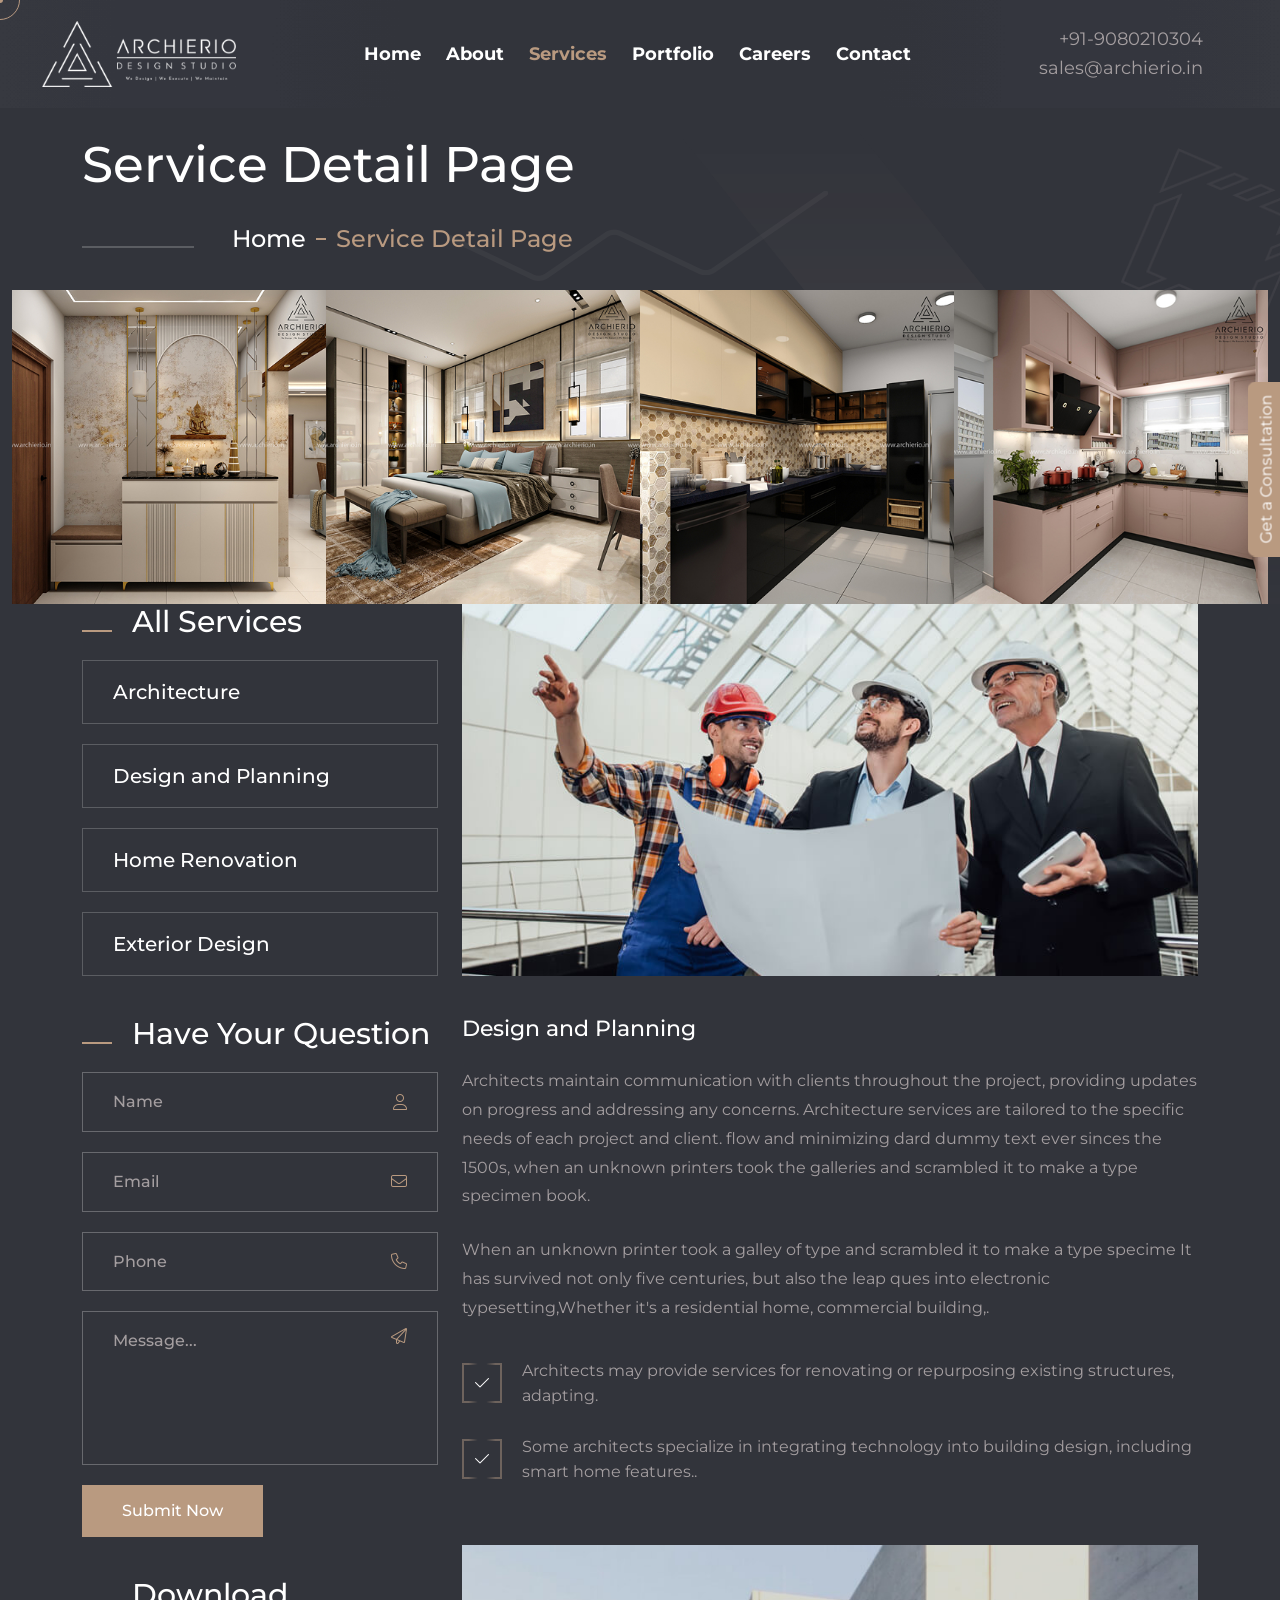
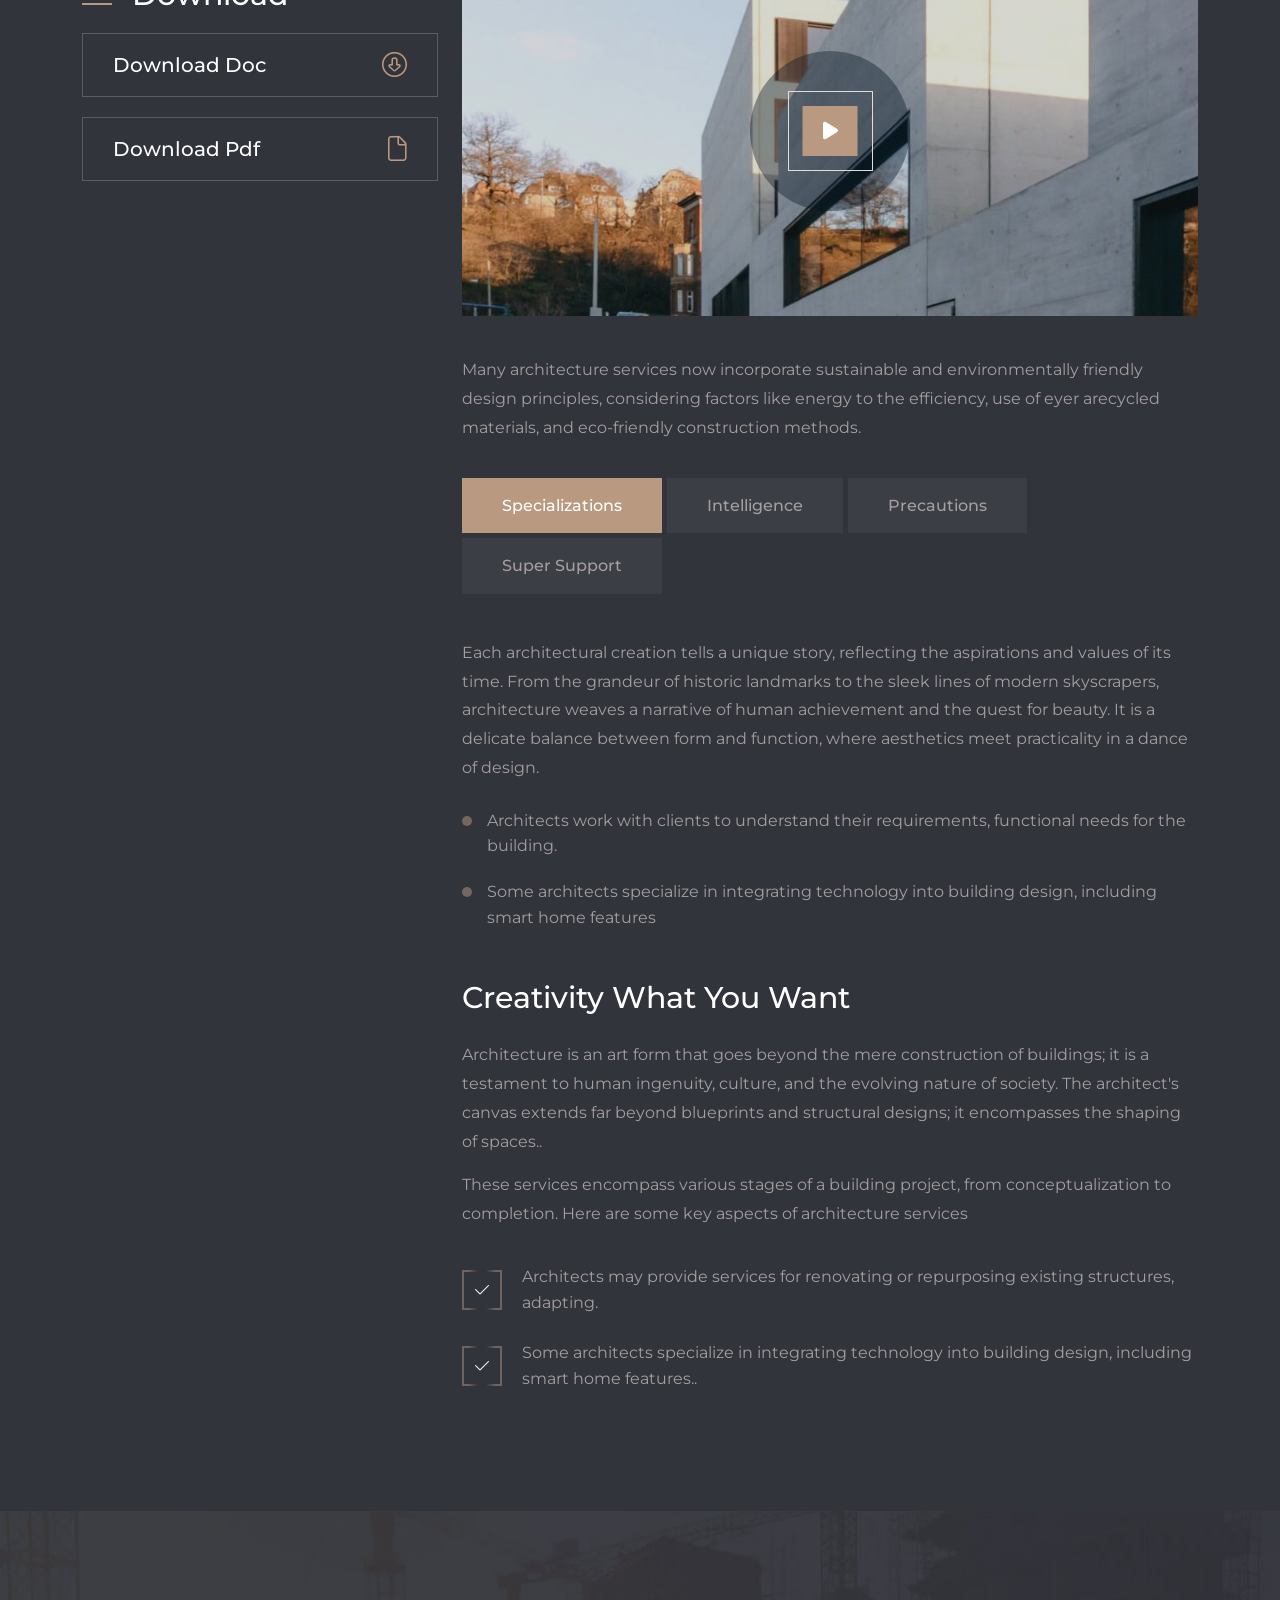
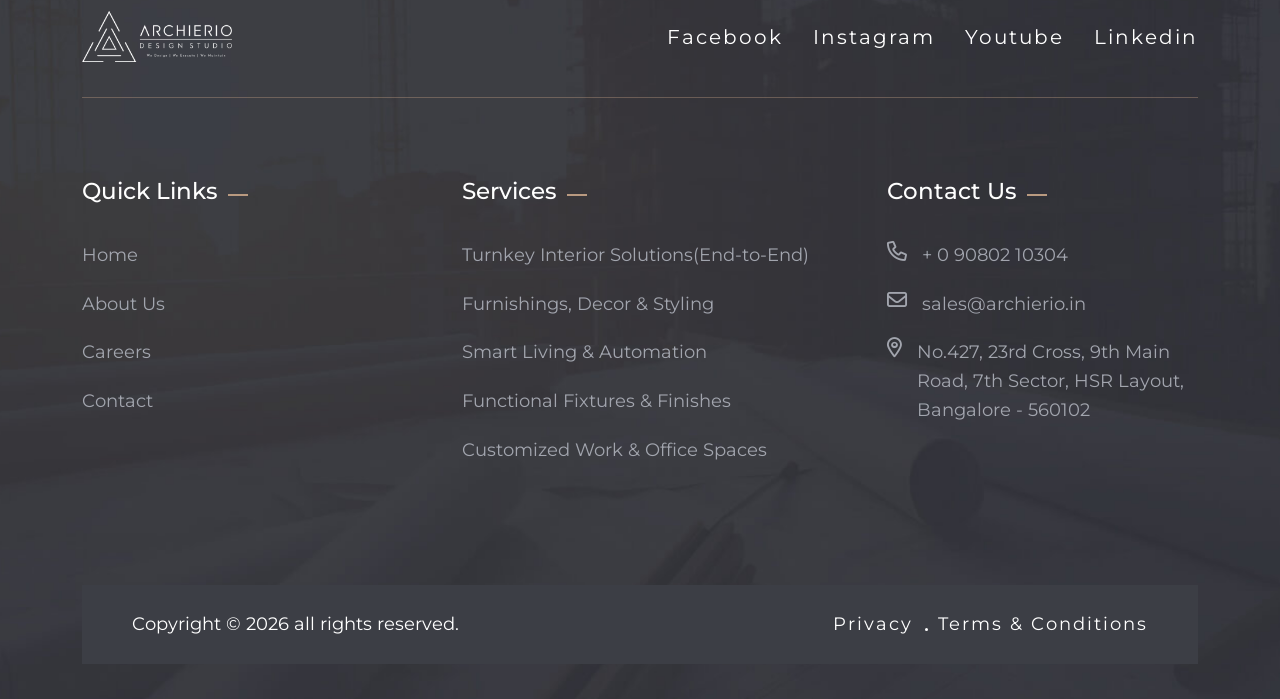
<file: service-details.html>
<!DOCTYPE html><html class="no-js" lang="en"><head>
      <meta charset="utf-8">
      <meta http-equiv="x-ua-compatible" content="ie=edge">
      <meta name="viewport" content="width=device-width, initial-scale=1">
      <meta name="description" content="">

      <!-- Site Title -->
      <title>::</title>

      <!-- Place favicon.ico in the root directory -->
      <link rel="apple-touch-icon" href="images/fav.svg">
      <link rel="shortcut icon" type="image/x-icon" href="images/fav.png">

      <!-- CSS here -->
      <link rel="stylesheet" href="css/bootstrap.min.css">
      <link rel="stylesheet" href="css/font-awesome-pro.min.css">
      <link rel="stylesheet" href="css/flaticon_archly.css">
      <link rel="stylesheet" href="css/odometer.min.css">
      <link rel="stylesheet" href="css/swiper.min.css">
      <link rel="stylesheet" href="css/owl.carousel.css">
      <link rel="stylesheet" href="css/magnific-popup.css">
      <link rel="stylesheet" href="css/animate.min.css">
      <link rel="stylesheet" href="css/nice-select.css">
      <link rel="stylesheet" href="css/backToTop.css">
      <link rel="stylesheet" href="css/meanmenu.css">
      <link rel="stylesheet" href="css/main.css">
   </head>

   <body>
      <!-- start: Preloader -->
      <div class="preloader" id="preloader">
         <div class="preloader-inner">
            <div class="d-flex align-items-center justify-content-center flex-column">
               <img src="images/loader.svg" width="230px" alt="">
            </div>
         </div>
         <button class="tj-cancel-btn">Cancel Preloader</button>
      </div>
      <!-- end: Preloader -->

      <!-- start: Search Popup -->
      <div class="search_popup">
         <div class="container">
            <div class="row">
               <div class="col-xxl-12">
                  <div class="search_wrapper">
                     <div class="search_top d-flex justify-content-between align-items-center">
                        <div class="search_logo">
                           <a href="index.html">
                              <img src="images/logo.svg" alt="Logo">
                           </a>
                        </div>
                        <div class="search_close">
                           <button type="button" class="search_close_btn">
                              <svg width="18" height="18" viewBox="0 0 18 18" fill="none" xmlns="http://www.w3.org/2000/svg">
                                 <path d="M17 1L1 17" stroke="currentColor" stroke-width="1.5" stroke-linecap="round" stroke-linejoin="round"></path>
                                 <path d="M1 1L17 17" stroke="currentColor" stroke-width="1.5" stroke-linecap="round" stroke-linejoin="round"></path>
                              </svg>
                           </button>
                        </div>
                     </div>
                     <div class="search_form">
                        <form action="#">
                           <div class="search_input">
                              <input class="search-input-field" type="text" placeholder="">
                              <span class="search-focus-border"></span>
                              <button type="submit">
                                 <svg width="20" height="20" viewBox="0 0 20 20" fill="none" xmlns="http://www.w3.org/2000/svg">
                                    <path d="M9.55 18.1C14.272 18.1 18.1 14.272 18.1 9.55C18.1 4.82797 14.272 1 9.55 1C4.82797 1 1 4.82797 1 9.55C1 14.272 4.82797 18.1 9.55 18.1Z" stroke="currentColor" stroke-width="1.5" stroke-linecap="round" stroke-linejoin="round"></path>
                                    <path d="M19.0002 19.0002L17.2002 17.2002" stroke="currentColor" stroke-width="1.5" stroke-linecap="round" stroke-linejoin="round"></path>
                                 </svg>
                              </button>
                           </div>
                        </form>
                     </div>
                  </div>
               </div>
            </div>
         </div>
      </div>
      <div class="search-popup-overlay"></div>
      <!-- end: Search Popup -->

      <!-- start: Back To Top -->
      <div class="progress-wrap" id="scrollUp">
         <svg class="progress-circle svg-content" width="100%" height="100%" viewBox="-1 -1 102 102">
            <path d="M50,1 a49,49 0 0,1 0,98 a49,49 0 0,1 0,-98"></path>
         </svg>
      </div>
      <!-- end: Back To Top -->

<!-- start: Offcanvas area -->
<div class="offcanvas-area d-none d-lg-inline-block">
   <div class="offcanvas-close">
      <a class="canva_close" href="#"><span><i class="fa-light fa-xmark"></i></span>
      </a>
   </div>
   <div class="offcanvas-wrapper">
      <div class="side-infos">
         <div class="side-logo">
            <img src="images/logo.svg" alt="Logos">
         </div>
         <div class="desc">
            <p>
               Professional known as the architects are responsible for creating designs Sed ut perspiciatis unde omni natus voluptatem
               accusantium doloremque laudantium aperia maquep quae abillo inventore veritatis architecto
            </p>
         </div>
         <div class="socials-infos">
            <h5 class="title">Follow Us</h5>
            <div class="sidebar-socials">
               <ul>
                  <li>
                     <a href="https://www.facebook.com/archieriodesigns/" target="_blank"><i class="fa-brands fa-facebook-f"></i></a>
                  </li>
                  <li>
                     <a href="https://www.instagram.com/archieriodesigns?igshid=1pwyac5nawbw3" target="_blank"><i class="fa-brands fa-instagram"></i></a>
                  </li>
                  <li>
                     <a href="https://www.linkedin.com/company/archieriodesigns" target="_blank"><i class="fa-brands fa-linkedin-in"></i></a>
                  </li>
                  <li>
                     <a href="https://www.youtube.com/channel/UCHWj1lsouS4w0byeR7aMb7Q" target="_blank"><i class="fa-brands fa-youtube"></i></a>
                  </li>
               </ul>
            </div>
         </div>
      </div>
      <div class="footer-contact">
         <h4 class="side-title">Get In Touch</h4>
         <div class="contact-item">
            <div class="contact-icon">
               <span><i class="fa-regular fa-phone"></i></span>
            </div>
            <div class="contact-text">
               <span>Call anytime</span>
               <ul>
                  <li><a class="link" href="tel:+88235(000)-9630">+91-9080210304</a></li>
               </ul>
            </div>
         </div>
         <div class="contact-item">
            <div class="contact-icon">
               <span><i class="fa-regular fa-envelope"></i></span>
            </div>
            <div class="contact-text">
               <span>Send Email</span>
               <ul>
                  <li><a class="link" href="mailto:info@company.com">sales@archierio.in</a></li>
               </ul>
            </div>
         </div>
         <div class="contact-item">
            <div class="contact-icon">
               <span><i class="fa-regular fa-location-dot"></i></span>
            </div>
            <div class="contact-text">
               <span>Visit Office</span>
               <ul>
                  <li>No.427, 23rd Cross, 9th Main Road, 7th Sector, HSR Layout, Bangalore - 560102</li>
               </ul>
            </div>
         </div>
      </div>
      <div class="d-none side-newsletter">
         <h4 class="side-title">Newsletter</h4>
         <div class="newsletter-input">
            <input type="email" id="emailOne" name="email" placeholder="Enter your email" required="">
            <button class="tj-secondary-btn">Subscribe Now</button>
         </div>
      </div>
   </div>
   <div class="widget_gallery popup-gallery">
      <a class="footer-gallery-item" href="images/project/project-5.jpg"><img src="images/project-5.jpg" alt="Images">
         <div class="gallery-icon">
            <i class="fa-regular fa-plus"></i>
         </div>
      </a>
      <a class="footer-gallery-item" href="images/project/project-6.jpg"><img src="images/project-6.jpg" alt="Images">
         <div class="gallery-icon">
            <i class="fa-regular fa-plus"></i>
         </div>
      </a>
      <a class="footer-gallery-item" href="images/project/project-7.jpg"><img src="images/project-7.jpg" alt="Images">
         <div class="gallery-icon">
            <i class="fa-regular fa-plus"></i>
         </div>
      </a>
      <a class="footer-gallery-item" href="images/project/project-8.jpg"><img src="images/project-8.jpg" alt="Images">
         <div class="gallery-icon">
            <i class="fa-regular fa-plus"></i>
         </div>
      </a>
      <a class="footer-gallery-item" href="images/project/project-9.jpg"><img src="images/project-9.jpg" alt="Images">
         <div class="gallery-icon">
            <i class="fa-regular fa-plus"></i>
         </div>
      </a>
      <a class="footer-gallery-item" href="images/project/project-10.jpg"><img src="images/project-10.jpg" alt="Images">
         <div class="gallery-icon">
            <i class="fa-regular fa-plus"></i>
         </div>
      </a>
   </div>
</div>
<!-- end: Offcanvas area -->

<div class="body-overlay"></div>
<!-- start: Hamburger Menu -->
<div class="hamburger-area d-lg-none">
   <div class="hamburger_bg"></div>
   <div class="hamburger_wrapper">
      <div class="hamburger_top d-flex align-items-center justify-content-between">
         <div class="hamburger_logo">
            <a href="index.html" class="mobile_logo">
               <img src="images/logo.svg" alt="Logo">
            </a>
         </div>
         <div class="hamburger_close">
            <button class="hamburger_close_btn"><i class="fa-thin fa-times"></i></button>
         </div>
      </div>
      <div class="hamburger_search">
         <form method="get" action="index.html">
            <button type="submit"><i class="fal fa-search"></i></button>
            <input type="search" autocomplete="off" name="s" value="" placeholder="Search here">
         </form>
      </div>
      <div class="hamburger_menu">
         <div class="mobile_menu"></div>
      </div>
      <div class="mobile-contact">
         <div class="footer-title">
            <h4 class="title">Contact Us</h4>
         </div>
         <div class="contact-list">
            <ul>
               <li>
                  <span><i class="fa-regular fa-phone"></i></span>
                  <a href="tel:+000(123)85511">+91-9080210304</a>
               </li>
               <li>
                  <span><i class="fa-regular fa-envelope"></i></span>
                  <a href="mailto:info@company.com
                  ">sales@archierio.in
                  </a>
               </li>
               <li>
                  <span><i class="fa-regular fa-location-dot"></i></span>
                  No.427, 23rd Cross, 9th Main Road, 7th Sector, HSR Layout, Bangalore - 560102
               </li>
            </ul>
         </div>
      </div>
      <div class="mobile-socials">
         <ul>
            <li><a href="https://www.facebook.com/archieriodesigns/" target="_blank">Fb.</a></li>
            <li><a href="https://www.instagram.com/archieriodesigns?igshid=1pwyac5nawbw3" target="_blank">Insta.</a></li>
            <li><a href="https://www.youtube.com/channel/UCHWj1lsouS4w0byeR7aMb7Q" target="_blank">Ytube</a></li>
            <li><a href="https://www.linkedin.com/company/archieriodesigns" target="_blank">In</a></li>
         </ul>
      </div>
   </div>
</div>
<!-- end: Hamburger Menu -->

<!-- start: Header Area -->
<header class="tj-header-area header-2">
   <div class="container-fluid">
      <div class="row">
         <div class="col-12">
            <div class="mainmenu-wrapper">
               <div class="site-logo">
                  <a class="logo" href="index.html">
                     <img src="images/logo.svg" alt="Logo">
                  </a>
               </div>
               <div class="mainmenu main-mobile-menu d-none d-lg-inline-flex" id="main-menu">
                  <ul>
                     <li>
                        <a href="index.html">Home</a>
                     </li>
                     <li><a href="about.html">About</a></li>
                     <li class="current-menu-item"><a href="services.html">Services</a></li>
                     <li><a href="portfolio.html">Portfolio</a></li>
                     <li class="d-none"><a href="blogs.html">Blog</a></li>
                     <li><a href="careers.html">Careers</a></li>
                     <li><a href="contact.html">Contact</a></li>
                  </ul>
               </div>
               <div class="header-right-infos">
                  <div class="header-socials d-none">
                     <ul>
                        <li><a href="https://www.facebook.com/archieriodesigns/" target="_blank">Fb.</a></li>
                        <li><a href="https://www.instagram.com/archieriodesigns?igshid=1pwyac5nawbw3" target="_blank">Insta.</a></li>
                        <li><a href="https://www.youtube.com/channel/UCHWj1lsouS4w0byeR7aMb7Q" target="_blank">Ytube</a></li>
                        <li><a href="https://www.linkedin.com/company/archieriodesigns" target="_blank">In</a></li>
                     </ul>
                  </div>
                  <div class="sidebar-navbar">
                     <div class="sidebar-text text-end">
                        <ul>
                           <li><a href="tel:+001248779320">+91-9080210304</a></li>
                           <li><a href="mailto:information@gamil.com">sales@archierio.in</a></li>
                        </ul>
                     </div>
                     <div class="mobile_bars">
                        <div class="side-menu d-none">
                           <button class="canva_expander">
                              <span></span>
                              <span></span>
                              <span></span>
                           </button>
                        </div>
                        <div class="mobile-bar d-block d-lg-none">
                           <button class="canva_expander nav-menu-link menu-button">
                              <span></span>
                              <span></span>
                              <span></span>
                              <span></span>
                           </button>
                        </div>
                     </div>
                  </div>
               </div>
            </div>
         </div>
      </div>
   </div>
</header>
<header class="tj-header-area header-sticky header-2">
   <div class="container-fluid">
      <div class="row">
         <div class="col-12">
            <div class="mainmenu-wrapper">
               <div class="site-logo">
                  <a class="logo" href="index.html">
                     <img src="images/logo.svg" alt="Logo">
                  </a>
               </div>
               <div class="mainmenu main-mobile-menu d-none d-lg-inline-flex" id="main-menu">
                  <ul>
                     <li class="current-menu-item">
                        <a href="index.html">Home</a>
                     </li>
                     <li><a href="about.html">About</a></li>
                     <li><a href="services.html">Services</a></li>
                     <li><a href="portfolio.html">Portfolio</a></li>
                     <li class="d-none"><a href="blogs.html">Blog</a></li>
                     <li><a href="careers.html">Careers</a></li>
                     <li><a href="contact.html">Contact</a></li>
                  </ul>
               </div>
               <div class="header-right-infos">
                  <div class="header-socials d-none">
                     <ul>
                        <li><a href="https://www.facebook.com/archieriodesigns/" target="_blank">Fb.</a></li>
                        <li><a href="https://www.instagram.com/archieriodesigns?igshid=1pwyac5nawbw3" target="_blank">Insta.</a></li>
                        <li><a href="https://www.youtube.com/channel/UCHWj1lsouS4w0byeR7aMb7Q" target="_blank">Ytube</a></li>
                        <li><a href="https://www.linkedin.com/company/archieriodesigns" target="_blank">In</a></li>
                     </ul>
                  </div>
                  <div class="sidebar-navbar">
                     <div class="sidebar-text text-end">
                        <ul>
                           <li><a href="tel:+001248779320">+91-9080210304</a></li>
                           <li><a href="mailto:information@gamil.com">sales@archierio.in</a></li>
                        </ul>
                     </div>
                     <div class="mobile_bars">
                        <div class="side-menu d-none">
                           <button class="canva_expander">
                              <span></span>
                              <span></span>
                              <span></span>
                           </button>
                        </div>
                        <div class="mobile-bar d-block d-lg-none">
                           <button class="canva_expander nav-menu-link menu-button">
                              <span></span>
                              <span></span>
                              <span></span>
                              <span></span>
                           </button>
                        </div>
                     </div>
                  </div>
               </div>
            </div>
         </div>
      </div>
   </div>
</header>
<!-- end: Header Area -->

<main id="primary" class="site-main">

<!-- start: Breadcrumb Area  -->
<section class="breadcrumb-wrapper">
   <div class="container">
      <div class="row">
         <div class="col-12">
            <div class="breadcrumb-content-area">
               <div class="breadcrumb-heading wow fadeInUp" data-wow-delay=".3s">
                  <h1 class="breadcrumb-title">Service Detail Page</h1>
               </div>
               <div class="breadcrumb-link wow fadeInUp" data-wow-delay=".4s">
                  <span>
                     <a href="index.html">
                        <span>Home</span>
                     </a>
                  </span>
                  <span>
                     <span>Service Detail Page</span>
                  </span>
               </div>
            </div>
         </div>
      </div>
   </div>
   <div class="container-fluid">
      <div class="row">
         <div class="col-12">
            <div class="images_wrapper text-center">
               <div class="breadcrumb-images">
                  <img src="images/breadcrumb-bg.jpg" alt="Images">
               </div>
               <div class="shapes-one shake-y">
                  <img src="images/hero-shape1.png" alt="Shapes">
               </div>
            </div>
         </div>
      </div>
   </div>
   <div class="breadcrumb-bg-shapes shake-y">
      <img src="images/hero-right-group.png" alt="Shapes">
   </div>
   <div class="breadcrumb-right-shape pulse">
      <img src="images/hero-shape.png" alt="Shapes">
   </div>
</section>
<!-- end: Breadcrumb Area  -->

<!-- start: Service Area  -->
<section class="tj-service-details">
   <div class="container">
      <div class="row">
         <div class="col-lg-4">
            <div class="tj-main-sidebar">
               <div class="tj-service-widget wow fadeInUp" data-wow-delay=".3s">
                  <h3 class="side-title">All Services</h3>
                  <div class="service_catagory">
                     <ul>
                        <li>
                           <a href="#">
                              Architecture
                              <span><i class="fa-thin fa-arrow-right"></i></span>
                           </a>
                        </li>
                        <li>
                           <a href="#">
                              Design and Planning
                              <span><i class="fa-thin fa-arrow-right"></i></span>
                           </a>
                        </li>
                        <li>
                           <a href="#">
                              Home Renovation
                              <span><i class="fa-thin fa-arrow-right"></i></span>
                           </a>
                        </li>
                        <li>
                           <a href="#">
                              Exterior Design
                              <span><i class="fa-thin fa-arrow-right"></i></span>
                           </a>
                        </li>
                     </ul>
                  </div>
               </div>
               <div class="tj-service-widget wow fadeInUp" data-wow-delay=".4s">
                  <h3 class="side-title">Have Your Question</h3>
                  <div class="service_form">
                     <ul>
                        <li>
                           <input type="text" id="name" name="name" placeholder="Name" required=""><span><i class="fa-light fa-user"></i></span>
                        </li>
                        <li>
                           <input type="email" id="emailTwo" name="email" placeholder="Email" required=""><span><i class="fa-light fa-envelope"></i></span>
                        </li>
                        <li>
                           <input type="text" id="tel" name="tel" placeholder="Phone" required=""><span><i class="fa-light fa-phone"></i></span>
                        </li>
                        <li class="text-area">
                           <textarea name="text" id="message" placeholder="Message..."></textarea>
                           <span><i class="fa-light fa-paper-plane"></i></span>
                        </li>
                     </ul>
                     <div class="submit-button">
                        <button class="primary-btn">Submit Now</button>
                     </div>
                  </div>
               </div>
               <div class="tj-service-widget wow fadeInUp" data-wow-delay=".5s">
                  <h3 class="side-title">Download</h3>
                  <div class="service_download">
                     <ul>
                        <li>
                           <a href="#">
                              Download Doc
                              <span><i class="fa-light fa-circle-down"></i></span>
                           </a>
                        </li>
                        <li>
                           <a href="#">
                              Download Pdf
                              <span><i class="fa-light fa-file"></i></span>
                           </a>
                        </li>
                     </ul>
                  </div>
               </div>
            </div>
         </div>
         <div class="col-lg-8">
            <div class="service-details-item">
               <div class="service-wrapper wow fadeInUp" data-wow-delay=".6s">
                  <div class="details-image">
                     <img src="images/service-5.jpg" alt="Image">
                  </div>
                  <h5 class="title">Design and Planning</h5>
                  <div class="desc">
                     <p>
                        Architects maintain communication with clients throughout the project, providing updates on progress and addressing
                        any concerns. Architecture services are tailored to the specific needs of each project and client. flow and
                        minimizing dard dummy text ever sinces the 1500s, when an unknown printers took the galleries and scrambled it to
                        make a type specimen book.
                     </p>
                     <p>
                        When an unknown printer took a galley of type and scrambled it to make a type specime It has survived not only five
                        centuries, but also the leap ques into electronic typesetting,Whether it's a residential home, commercial building,.
                     </p>
                  </div>
                  <div class="check-list-one">
                     <ul>
                        <li>
                           <span><i class="fa-light fa-check"></i></span>
                           Architects may provide services for renovating or repurposing existing structures, adapting.
                        </li>
                        <li>
                           <span><i class="fa-light fa-check"></i></span>
                           Some architects specialize in integrating technology into building design, including smart home features..
                        </li>
                     </ul>
                  </div>
               </div>
               <div class="service-video-wrapper wow fadeInUp" data-wow-delay=".7s">
                  <div class="service-video">
                     <img src="images/service-6.jpg" alt="Images">
                     <a class="popup-videos-button" data-autoplay="true" data-vbtype="video" href="https://www.youtube.com/watch?v=MLpWrANjFbI">
                        <span><i class="fa-solid fa-play"></i></span>
                     </a>
                  </div>
                  <p>
                     Many architecture services now incorporate sustainable and environmentally friendly design principles, considering
                     factors like energy to the efficiency, use of eyer arecycled materials, and eco-friendly construction methods.
                  </p>
               </div>
               <div class="service-tabs wow fadeInUp" data-wow-delay=".8s">
                  <ul class="nav nav-pills" id="pills-tab" role="tablist">
                     <li class="nav-item" role="presentation">
                        <button class="service-tab nav-link active" id="pills-home-tab" type="button" role="tab" data-bs-toggle="pill" data-bs-target="#service_1" aria-selected="true">
                           Specializations
                        </button>
                     </li>
                     <li class="nav-item" role="presentation">
                        <button class="service-tab nav-link" id="pills-profile-tab" type="button" role="tab" data-bs-toggle="pill" data-bs-target="#service_2" aria-selected="false">
                           Intelligence
                        </button>
                     </li>
                     <li class="nav-item" role="presentation">
                        <button class="service-tab nav-link" id="pills-contact-tab" type="button" role="tab" data-bs-toggle="pill" data-bs-target="#service_3" aria-selected="false">
                           Precautions
                        </button>
                     </li>
                     <li class="nav-item" role="presentation">
                        <button class="service-tab nav-link" id="pills-contact-tab2" type="button" role="tab" data-bs-toggle="pill" data-bs-target="#service_4" aria-selected="false">
                           Super Support
                        </button>
                     </li>
                  </ul>
                  <div class="tab-content" id="pills-tabContent">
                     <div class="tab-pane fade show active" id="service_1" aria-labelledby="pills-home-tab">
                        <div class="tabs-content">
                           <div class="desc">
                              <p>
                                 Each architectural creation tells a unique story, reflecting the aspirations and values of its time. From
                                 the grandeur of historic landmarks to the sleek lines of modern skyscrapers, architecture weaves a narrative
                                 of human achievement and the quest for beauty. It is a delicate balance between form and function, where
                                 aesthetics meet practicality in a dance of design.
                              </p>
                           </div>
                           <div class="tabs-list">
                              <ul>
                                 <li>Architects work with clients to understand their requirements, functional needs for the building.</li>
                                 <li>
                                    Some architects specialize in integrating technology into building design, including smart home features
                                 </li>
                              </ul>
                           </div>
                        </div>
                     </div>
                     <div class="tab-pane fade" id="service_2" aria-labelledby="pills-profile-tab">
                        <div class="tabs-content">
                           <div class="desc">
                              <p>
                                 It is a delicate balance between form and function, where aesthetics meet practicality in a dance of design.
                                 Each architectural creation tells a unique story, reflecting the aspirations and values of its time. From
                                 the grandeur of historic landmarks to the sleek lines of modern skyscrapers, architecture weaves a narrative
                                 of human achievement and the quest for beauty.
                              </p>
                           </div>
                           <div class="tabs-list">
                              <ul>
                                 <li>
                                    Some architects specialize in integrating technology into building design, including smart home features
                                 </li>
                                 <li>Architects work with clients to understand their requirements, functional needs for the building.</li>
                              </ul>
                           </div>
                        </div>
                     </div>
                     <div class="tab-pane fade" id="service_3" aria-labelledby="pills-contact-tab">
                        <div class="tabs-content">
                           <div class="desc">
                              <p>
                                 From the grandeur of historic landmarks to the sleek lines of modern skyscrapers, architecture weaves a
                                 narrative of human achievement and the quest for beauty. It is a delicate balance between form and function,
                                 where aesthetics meet practicality in a dance of design. Each architectural creation tells a unique story,
                                 reflecting the aspirations and values of its time.
                              </p>
                           </div>
                           <div class="tabs-list">
                              <ul>
                                 <li>Understand architects work with clients to their requirements, functional needs for the building.</li>
                                 <li>
                                    Integrating some architects specialize in technology into building design, including smart home features
                                 </li>
                              </ul>
                           </div>
                        </div>
                     </div>
                     <div class="tab-pane fade" id="service_4" aria-labelledby="pills-contact-tab2">
                        <div class="tabs-content">
                           <div class="desc">
                              <p>
                                 It is a delicate balance between form and function, Each architectural creation tells a unique story,
                                 reflecting the aspirations and values of its time. From the grandeur of historic landmarks to the sleek
                                 lines of modern skyscrapers, architecture weaves a narrative of human achievement and the quest for beauty.
                                 where aesthetics meet practicality in a dance of design.
                              </p>
                           </div>
                           <div class="tabs-list">
                              <ul>
                                 <li>Functional architects work with clients to understand their requirements, needs for the building.</li>
                                 <li>
                                    Including some architects specialize in integrating technology into building design, smart home features
                                 </li>
                              </ul>
                           </div>
                        </div>
                     </div>
                  </div>
               </div>
               <div class="service_text wow fadeInUp" data-wow-delay=".9s">
                  <h3 class="title">Creativity What You Want</h3>
                  <div class="desc">
                     <p>
                        Architecture is an art form that goes beyond the mere construction of buildings; it is a testament to human
                        ingenuity, culture, and the evolving nature of society. The architect's canvas extends far beyond blueprints and
                        structural designs; it encompasses the shaping of spaces..
                     </p>
                     <p>
                        These services encompass various stages of a building project, from conceptualization to completion. Here are some
                        key aspects of architecture services
                     </p>
                  </div>
                  <div class="check-list-one">
                     <ul>
                        <li>
                           <span><i class="fa-light fa-check"></i></span>
                           Architects may provide services for renovating or repurposing existing structures, adapting.
                        </li>
                        <li>
                           <span><i class="fa-light fa-check"></i></span>
                           Some architects specialize in integrating technology into building design, including smart home features..
                        </li>
                     </ul>
                  </div>
               </div>
            </div>
         </div>
      </div>
   </div>
</section>
<!-- end: Service Area  -->

</main>

      <!-- start: Footer Area -->
      <footer class="tj-footer-area footer-1" data-bg-image="images/bg/footer-bg.jpg">
         <div class="footer-top-area">
            <div class="container">
               <div class="row">
                  <div class="col-12">
                     <div class="top-content-area">
                        <div class="footer-logo">
                           <a href="index.html"><img src="images/logo.svg" alt="Logo"></a>
                        </div>
                        <div class="media-list">
                           <ul>
                              <li><a href="https://www.facebook.com/archieriodesigns/" target="_blank">Facebook</a></li>
                              <li><a href="https://www.instagram.com/archieriodesigns?igshid=1pwyac5nawbw3" target="_blank">Instagram</a></li>
                              <li><a href="https://www.youtube.com/channel/UCHWj1lsouS4w0byeR7aMb7Q" target="_blank">Youtube</a></li>
                              <li><a href="https://www.linkedin.com/company/archieriodesigns" target="_blank">Linkedin</a></li>
                           </ul>
                        </div>
                     </div>
                  </div>
               </div>
            </div>
         </div>
         <div class="footer-bottom-area">
            <div class="container">
               <div class="row">
                  <div class="col-xl-4 col-lg-6 col-md-6">
                     <div class="footer-widget footer1-col-2 widget_nav_menu">
                        <div class="footer-title">
                           <h4 class="title">Quick Links</h4>
                        </div>
                        <nav>
                           <ul>
                              <li><a href="index.html">Home</a></li>
                              <li><a href="about.html">About Us</a></li>
                              <li class="d-none"><a href="blogs.html">Blog</a></li>
                              <li><a href="careers.html">Careers</a></li>
                              <li><a href="contact.html">Contact</a></li>
                           </ul>
                        </nav>
                     </div>
                  </div>
                  <div class="col-xl-4 col-lg-6 col-md-6">
                     <div class="footer-widget footer1-col-3 widget_nav_menu">
                        <div class="footer-title">
                           <h4 class="title">Services</h4>
                        </div>
                        <nav>
                           <ul>
                              <li><a href="services.html">Turnkey Interior Solutions(End-to-End)</a></li>
                              <li><a href="services.html">Furnishings, Decor & Styling</a></li>
                              <li><a href="services.html">Smart Living & Automation</a></li>
                              <li><a href="services.html">Functional Fixtures & Finishes</a></li>
                              <li><a href="services.html">Customized Work & Office Spaces</a></li>
                           </ul>
                        </nav>
                     </div>
                  </div>
                  <div class="col-xl-4 col-lg-6 col-md-6">
                     <div class="footer-widget footer1-col-4 footer-contact">
                        <div class="footer-title">
                           <h4 class="title">Contact Us</h4>
                        </div>
                        <div class="contact-list">
                           <ul>
                              <li>
                                 <span><i class="fa-regular fa-phone"></i></span>
                                 <a href="tel:+000(123)85511">+ 0 90802 10304</a>
                              </li>
                              <li>
                                 <span><i class="fa-regular fa-envelope"></i></span>
                                 <a href="mailto:info@company.com
                                 ">sales@archierio.in
                                 </a>
                              </li>
                              <li>
                                 <span><i class="fa-regular fa-location-dot"></i></span>
                                No.427, 23rd Cross, 9th Main Road, 7th Sector, HSR Layout, Bangalore - 560102
                              </li>
                           </ul>
                        </div>
                     </div>
                  </div>
               </div>
            </div>
         </div>
         <div class="copyright-area">
            <div class="container">
               <div class="row">
                  <div class="col-12">
                     <div class="copyright-content">
                        <div class="desc">
                           <p>Copyright © 2026 all rights reserved.</p>
                        </div>
                        <div class="footer-menu">
                           <ul>
                              <li><a href="#">Privacy</a></li>
                              <li><a href="#">Terms & Conditions</a></li>
                           </ul>
                        </div>
                     </div>
                  </div>
               </div>
            </div>
         </div>
      </footer>
      <!-- end: Footer Area -->

      <!-- start: Corsor Area -->
      <div class="mouseCursor cursor-outer"></div>
      <div class="mouseCursor cursor-inner"><span>Drag</span></div>
      <!-- end: Corsor Area -->

<div class="offcanvas offcanvas-end" tabindex="-1" id="offcanvasRight" aria-labelledby="offcanvasRightLabel">
  <div class="offcanvas-header bg-dark text-white">
    <h6 class="offcanvas-title" id="offcanvasRightLabel">Get Free Consultation & Site Visit</h6>
    <button type="button" class="btn-close btn-close-white" data-bs-dismiss="offcanvas" aria-label="Close"></button>
  </div>
  <div class="offcanvas-body p-0">
      <div class="contact-form-box p-0" data-wow-delay=".5s">
         <form action="send-email.php" method="POST" class="contact-form-one start-0">
            <div class="row">
               <div class="col-lg-12">
                  <div class="form-input">
                  <input type="text" id="name" name="name" placeholder="Name" required>
                  </div>
               </div>
               <div class="col-lg-12">
                  <div class="form-input">
                  <input type="email" id="emailTwo" name="email" placeholder="Email" required>
                  </div>
               </div>
               <div class="col-lg-12">
                  <div class="form-input">
                  <input type="tel" id="phone" name="phone" placeholder="Phone" required>
                  </div>
               </div>
               <div class="col-lg-12">
                  <div class="form-input">
                  <select name="property_type" required>
                     <option value="">Select Type</option>
                     <option value="Appartment">Appartment</option>
                     <option value="Villa">Villa</option>
                  </select>
                  </div>
               </div>
               <div class="col-lg-12">
                  <div class="form-input">
                  <select name="bhk" required>
                     <option value="">Select BHK</option>
                     <option value="1">1 BHK</option>
                     <option value="2">2 BHK</option>
                     <option value="3">3 BHK</option>
                     <option value="4">4 BHK</option>
                  </select>
                  </div>
               </div>
               <div class="col-lg-12">
                  <div class="form-input">
                  <input type="text" id="message" name="message" placeholder="Budget" required>
                  </div>
               </div>
               <div class="col-lg-12">
                  <div class="submit-button">
                  <button type="submit" class="tj-primary-btn-five">Get a Free Consultation</button>
                  </div>
               </div>
            </div>
         </form>

      </div>
  </div>
</div>

<!-- Floating Toggle Button -->
<button class="btn btn-primary floating-toggle-btn">Get a Consultation</button>

      <!-- JS here -->
      <script src="js/jquery.min.js"></script>
      <script src="js/bootstrap.bundle.min.js"></script>
      <script src="js/waypoints.min.js"></script>
      <script src="js/odometer.min.js"></script>
      <script src="js/imagesloaded-pkgd.js"></script>
      <script src="js/isotope.pkgd.min.js"></script>
      <script src="js/smooth-scroll.js"></script>
      <script src="js/gsap.min.js"></script>
      <script src="js/swiper.min.js"></script>
      <script src="js/owl.carousel.js"></script>
      <script src="js/jquery.nice-select.min.js"></script>
      <script src="js/magnific-popup.js"></script>
      <script src="js/meanmenu.js"></script>
      <script src="js/backToTop.js"></script>
      <script src="js/wow.min.js"></script>
      <script src="js/main.js"></script>
   

</body></html>
</file>
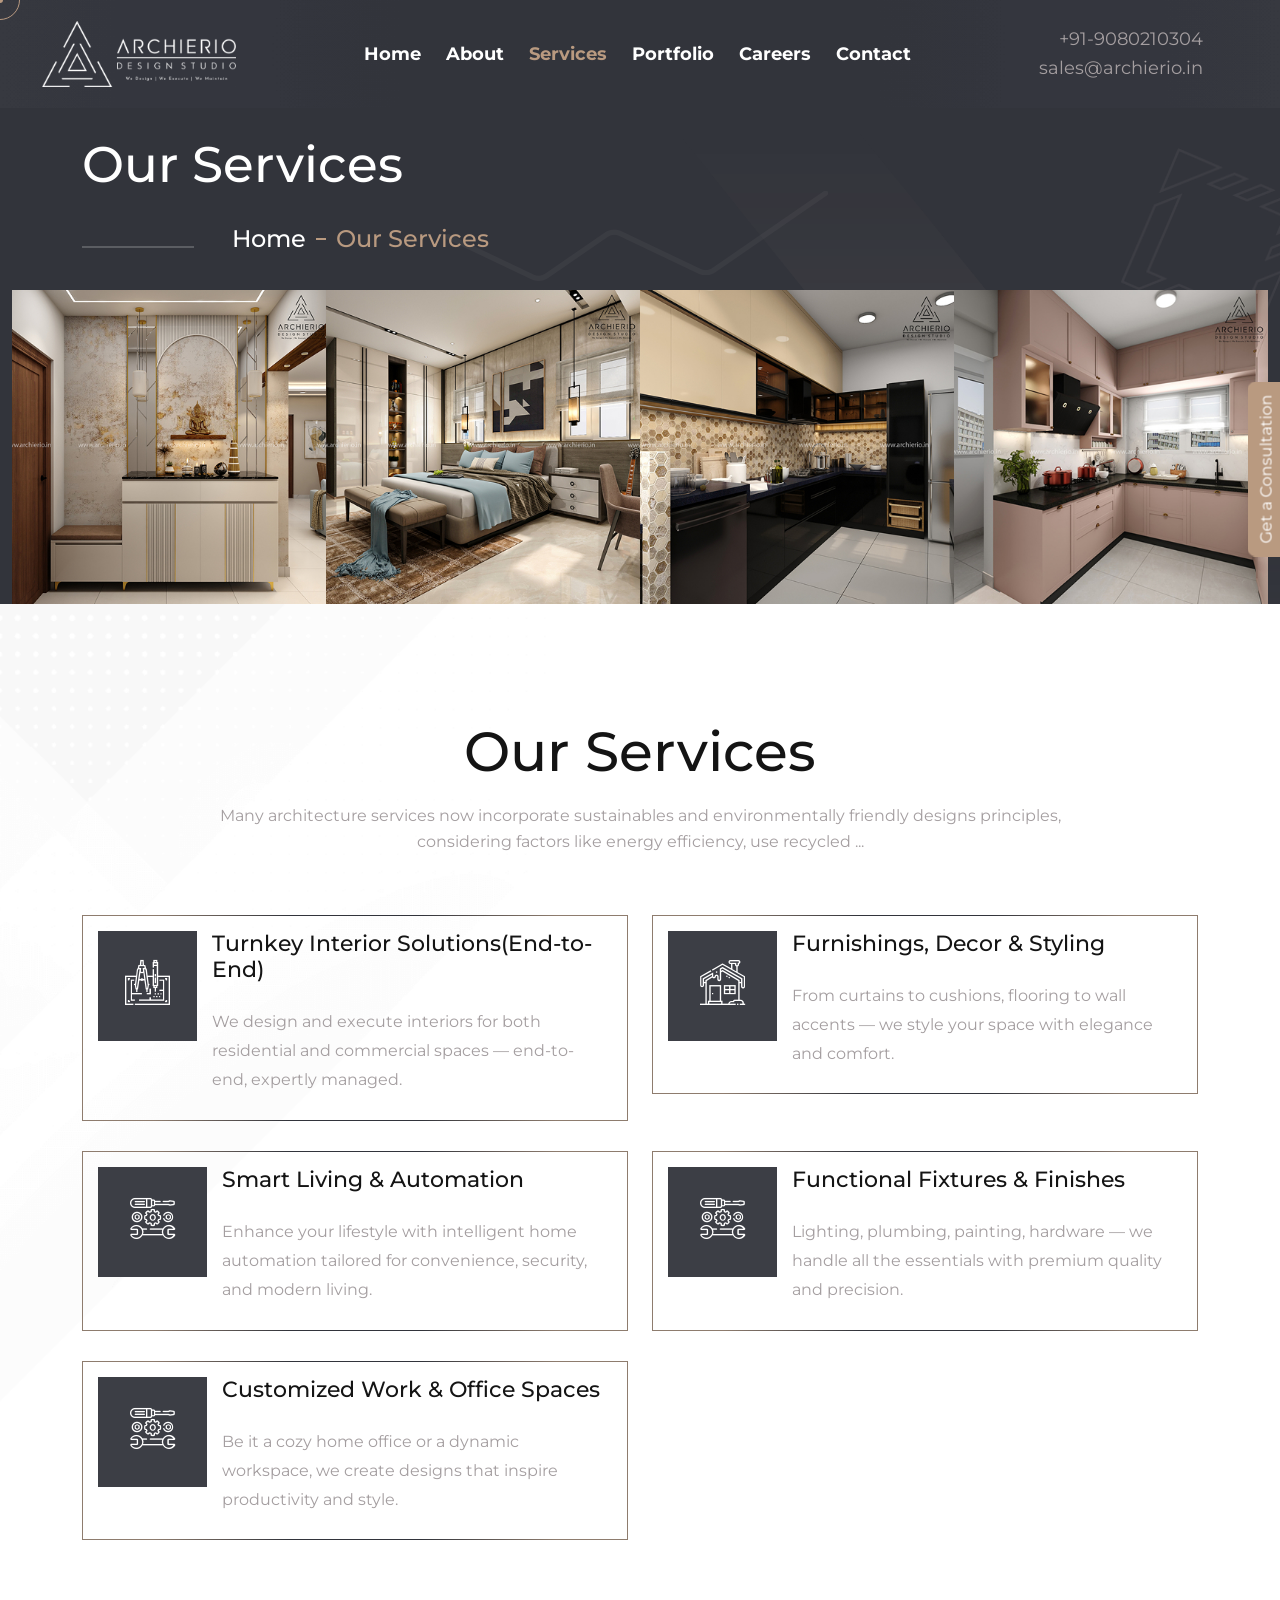
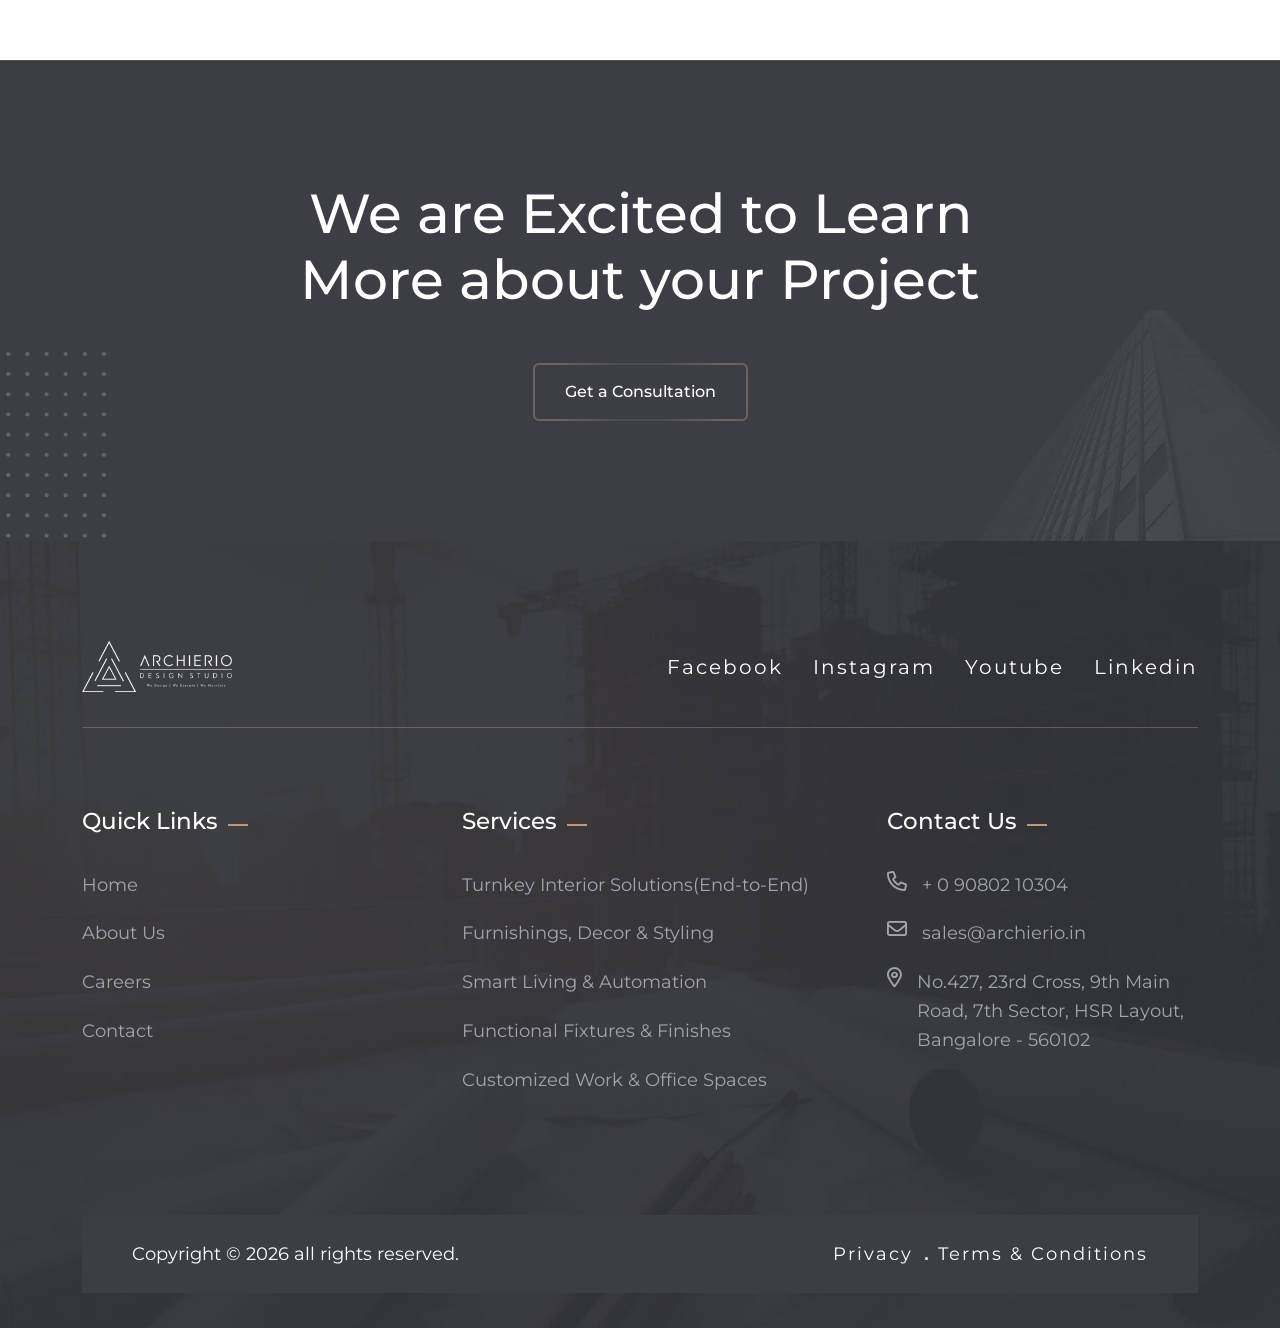
<file: services.html>
<!DOCTYPE html><html class="no-js" lang="en"><head>
      <meta charset="utf-8">
      <meta http-equiv="x-ua-compatible" content="ie=edge">
      <meta name="viewport" content="width=device-width, initial-scale=1">
      <meta name="description" content="">

      <!-- Site Title -->
      <title>::</title>

      <!-- Place favicon.ico in the root directory -->
      <link rel="apple-touch-icon" href="images/fav.svg">
      <link rel="shortcut icon" type="image/x-icon" href="images/fav.png">

      <!-- CSS here -->
      <link rel="stylesheet" href="css/bootstrap.min.css">
      <link rel="stylesheet" href="css/font-awesome-pro.min.css">
      <link rel="stylesheet" href="css/flaticon_archly.css">
      <link rel="stylesheet" href="css/odometer.min.css">
      <link rel="stylesheet" href="css/swiper.min.css">
      <link rel="stylesheet" href="css/owl.carousel.css">
      <link rel="stylesheet" href="css/magnific-popup.css">
      <link rel="stylesheet" href="css/animate.min.css">
      <link rel="stylesheet" href="css/nice-select.css">
      <link rel="stylesheet" href="css/backToTop.css">
      <link rel="stylesheet" href="css/meanmenu.css">
      <link rel="stylesheet" href="css/main.css">
   </head>

   <body>
      <!-- start: Preloader -->
      <div class="preloader" id="preloader">
         <div class="preloader-inner">
            <div class="d-flex align-items-center justify-content-center flex-column">
               <img src="images/loader.svg" width="230px" alt="">
            </div>
         </div>
         <button class="tj-cancel-btn">Cancel Preloader</button>
      </div>
      <!-- end: Preloader -->

      <!-- start: Search Popup -->
      <div class="search_popup">
         <div class="container">
            <div class="row">
               <div class="col-xxl-12">
                  <div class="search_wrapper">
                     <div class="search_top d-flex justify-content-between align-items-center">
                        <div class="search_logo">
                           <a href="index.html">
                              <img src="images/logo.svg" alt="Logo">
                           </a>
                        </div>
                        <div class="search_close">
                           <button type="button" class="search_close_btn">
                              <svg width="18" height="18" viewBox="0 0 18 18" fill="none" xmlns="http://www.w3.org/2000/svg">
                                 <path d="M17 1L1 17" stroke="currentColor" stroke-width="1.5" stroke-linecap="round" stroke-linejoin="round"></path>
                                 <path d="M1 1L17 17" stroke="currentColor" stroke-width="1.5" stroke-linecap="round" stroke-linejoin="round"></path>
                              </svg>
                           </button>
                        </div>
                     </div>
                     <div class="search_form">
                        <form action="#">
                           <div class="search_input">
                              <input class="search-input-field" type="text" placeholder="">
                              <span class="search-focus-border"></span>
                              <button type="submit">
                                 <svg width="20" height="20" viewBox="0 0 20 20" fill="none" xmlns="http://www.w3.org/2000/svg">
                                    <path d="M9.55 18.1C14.272 18.1 18.1 14.272 18.1 9.55C18.1 4.82797 14.272 1 9.55 1C4.82797 1 1 4.82797 1 9.55C1 14.272 4.82797 18.1 9.55 18.1Z" stroke="currentColor" stroke-width="1.5" stroke-linecap="round" stroke-linejoin="round"></path>
                                    <path d="M19.0002 19.0002L17.2002 17.2002" stroke="currentColor" stroke-width="1.5" stroke-linecap="round" stroke-linejoin="round"></path>
                                 </svg>
                              </button>
                           </div>
                        </form>
                     </div>
                  </div>
               </div>
            </div>
         </div>
      </div>
      <div class="search-popup-overlay"></div>
      <!-- end: Search Popup -->

      <!-- start: Back To Top -->
      <div class="progress-wrap" id="scrollUp">
         <svg class="progress-circle svg-content" width="100%" height="100%" viewBox="-1 -1 102 102">
            <path d="M50,1 a49,49 0 0,1 0,98 a49,49 0 0,1 0,-98"></path>
         </svg>
      </div>
      <!-- end: Back To Top -->

<!-- start: Offcanvas area -->
<div class="offcanvas-area d-none d-lg-inline-block">
   <div class="offcanvas-close">
      <a class="canva_close" href="#"><span><i class="fa-light fa-xmark"></i></span>
      </a>
   </div>
   <div class="offcanvas-wrapper">
      <div class="side-infos">
         <div class="side-logo">
            <img src="images/logo.svg" alt="Logos">
         </div>
         <div class="desc">
            <p>
               Professional known as the architects are responsible for creating designs Sed ut perspiciatis unde omni natus voluptatem
               accusantium doloremque laudantium aperia maquep quae abillo inventore veritatis architecto
            </p>
         </div>
         <div class="socials-infos">
            <h5 class="title">Follow Us</h5>
            <div class="sidebar-socials">
               <ul>
                  <li>
                     <a href="https://www.facebook.com/archieriodesigns/" target="_blank"><i class="fa-brands fa-facebook-f"></i></a>
                  </li>
                  <li>
                     <a href="https://www.instagram.com/archieriodesigns?igshid=1pwyac5nawbw3" target="_blank"><i class="fa-brands fa-instagram"></i></a>
                  </li>
                  <li>
                     <a href="https://www.linkedin.com/company/archieriodesigns" target="_blank"><i class="fa-brands fa-linkedin-in"></i></a>
                  </li>
                  <li>
                     <a href="https://www.youtube.com/channel/UCHWj1lsouS4w0byeR7aMb7Q" target="_blank"><i class="fa-brands fa-youtube"></i></a>
                  </li>
               </ul>
            </div>
         </div>
      </div>
      <div class="footer-contact">
         <h4 class="side-title">Get In Touch</h4>
         <div class="contact-item">
            <div class="contact-icon">
               <span><i class="fa-regular fa-phone"></i></span>
            </div>
            <div class="contact-text">
               <span>Call anytime</span>
               <ul>
                  <li><a class="link" href="tel:+88235(000)-9630">+91-9080210304</a></li>
               </ul>
            </div>
         </div>
         <div class="contact-item">
            <div class="contact-icon">
               <span><i class="fa-regular fa-envelope"></i></span>
            </div>
            <div class="contact-text">
               <span>Send Email</span>
               <ul>
                  <li><a class="link" href="mailto:info@company.com">sales@archierio.in</a></li>
               </ul>
            </div>
         </div>
         <div class="contact-item">
            <div class="contact-icon">
               <span><i class="fa-regular fa-location-dot"></i></span>
            </div>
            <div class="contact-text">
               <span>Visit Office</span>
               <ul>
                  <li>No.427, 23rd Cross, 9th Main Road, 7th Sector, HSR Layout, Bangalore - 560102</li>
               </ul>
            </div>
         </div>
      </div>
      <div class="d-none side-newsletter">
         <h4 class="side-title">Newsletter</h4>
         <div class="newsletter-input">
            <input type="email" id="emailOne" name="email" placeholder="Enter your email" required="">
            <button class="tj-secondary-btn">Subscribe Now</button>
         </div>
      </div>
   </div>
   <div class="widget_gallery popup-gallery">
      <a class="footer-gallery-item" href="images/project/project-5.jpg"><img src="images/project-5.jpg" alt="Images">
         <div class="gallery-icon">
            <i class="fa-regular fa-plus"></i>
         </div>
      </a>
      <a class="footer-gallery-item" href="images/project/project-6.jpg"><img src="images/project-6.jpg" alt="Images">
         <div class="gallery-icon">
            <i class="fa-regular fa-plus"></i>
         </div>
      </a>
      <a class="footer-gallery-item" href="images/project/project-7.jpg"><img src="images/project-7.jpg" alt="Images">
         <div class="gallery-icon">
            <i class="fa-regular fa-plus"></i>
         </div>
      </a>
      <a class="footer-gallery-item" href="images/project/project-8.jpg"><img src="images/project-8.jpg" alt="Images">
         <div class="gallery-icon">
            <i class="fa-regular fa-plus"></i>
         </div>
      </a>
      <a class="footer-gallery-item" href="images/project/project-9.jpg"><img src="images/project-9.jpg" alt="Images">
         <div class="gallery-icon">
            <i class="fa-regular fa-plus"></i>
         </div>
      </a>
      <a class="footer-gallery-item" href="images/project/project-10.jpg"><img src="images/project-10.jpg" alt="Images">
         <div class="gallery-icon">
            <i class="fa-regular fa-plus"></i>
         </div>
      </a>
   </div>
</div>
<!-- end: Offcanvas area -->

<div class="body-overlay"></div>
<!-- start: Hamburger Menu -->
<div class="hamburger-area d-lg-none">
   <div class="hamburger_bg"></div>
   <div class="hamburger_wrapper">
      <div class="hamburger_top d-flex align-items-center justify-content-between">
         <div class="hamburger_logo">
            <a href="index.html" class="mobile_logo">
               <img src="images/logo.svg" alt="Logo">
            </a>
         </div>
         <div class="hamburger_close">
            <button class="hamburger_close_btn"><i class="fa-thin fa-times"></i></button>
         </div>
      </div>
      <div class="hamburger_search">
         <form method="get" action="index.html">
            <button type="submit"><i class="fal fa-search"></i></button>
            <input type="search" autocomplete="off" name="s" value="" placeholder="Search here">
         </form>
      </div>
      <div class="hamburger_menu">
         <div class="mobile_menu"></div>
      </div>
      <div class="mobile-contact">
         <div class="footer-title">
            <h4 class="title">Contact Us</h4>
         </div>
         <div class="contact-list">
            <ul>
               <li>
                  <span><i class="fa-regular fa-phone"></i></span>
                  <a href="tel:+000(123)85511">+91-9080210304</a>
               </li>
               <li>
                  <span><i class="fa-regular fa-envelope"></i></span>
                  <a href="mailto:info@company.com
                  ">sales@archierio.in
                  </a>
               </li>
               <li>
                  <span><i class="fa-regular fa-location-dot"></i></span>
                  No.427, 23rd Cross, 9th Main Road, 7th Sector, HSR Layout, Bangalore - 560102
               </li>
            </ul>
         </div>
      </div>
      <div class="mobile-socials">
         <ul>
            <li><a href="https://www.facebook.com/archieriodesigns/" target="_blank">Fb.</a></li>
            <li><a href="https://www.instagram.com/archieriodesigns?igshid=1pwyac5nawbw3" target="_blank">Insta.</a></li>
            <li><a href="https://www.youtube.com/channel/UCHWj1lsouS4w0byeR7aMb7Q" target="_blank">Ytube</a></li>
            <li><a href="https://www.linkedin.com/company/archieriodesigns" target="_blank">In</a></li>
         </ul>
      </div>
   </div>
</div>
<!-- end: Hamburger Menu -->

<!-- start: Header Area -->
<header class="tj-header-area header-2">
   <div class="container-fluid">
      <div class="row">
         <div class="col-12">
            <div class="mainmenu-wrapper">
               <div class="site-logo">
                  <a class="logo" href="index.html">
                     <img src="images/logo.svg" alt="Logo">
                  </a>
               </div>
               <div class="mainmenu main-mobile-menu d-none d-lg-inline-flex" id="main-menu">
                  <ul>
                     <li>
                        <a href="index.html">Home</a>
                     </li>
                     <li><a href="about.html">About</a></li>
                     <li class="current-menu-item"><a href="services.html">Services</a></li>
                     <li><a href="portfolio.html">Portfolio</a></li>
                     <li class="d-none"><a href="blogs.html">Blog</a></li>
                     <li><a href="careers.html">Careers</a></li>
                     <li><a href="contact.html">Contact</a></li>
                  </ul>
               </div>
               <div class="header-right-infos">
                  <div class="header-socials d-none">
                     <ul>
                        <li><a href="https://www.facebook.com/archieriodesigns/" target="_blank">Fb.</a></li>
                        <li><a href="https://www.instagram.com/archieriodesigns?igshid=1pwyac5nawbw3" target="_blank">Insta.</a></li>
                        <li><a href="https://www.youtube.com/channel/UCHWj1lsouS4w0byeR7aMb7Q" target="_blank">Ytube</a></li>
                        <li><a href="https://www.linkedin.com/company/archieriodesigns" target="_blank">In</a></li>
                     </ul>
                  </div>
                  <div class="sidebar-navbar">
                     <div class="sidebar-text text-end">
                        <ul>
                           <li><a href="tel:+001248779320">+91-9080210304</a></li>
                           <li><a href="mailto:information@gamil.com">sales@archierio.in</a></li>
                        </ul>
                     </div>
                     <div class="mobile_bars">
                        <div class="side-menu d-none">
                           <button class="canva_expander">
                              <span></span>
                              <span></span>
                              <span></span>
                           </button>
                        </div>
                        <div class="mobile-bar d-block d-lg-none">
                           <button class="canva_expander nav-menu-link menu-button">
                              <span></span>
                              <span></span>
                              <span></span>
                              <span></span>
                           </button>
                        </div>
                     </div>
                  </div>
               </div>
            </div>
         </div>
      </div>
   </div>
</header>
<header class="tj-header-area header-sticky header-2">
   <div class="container-fluid">
      <div class="row">
         <div class="col-12">
            <div class="mainmenu-wrapper">
               <div class="site-logo">
                  <a class="logo" href="index.html">
                     <img src="images/logo.svg" alt="Logo">
                  </a>
               </div>
               <div class="mainmenu main-mobile-menu d-none d-lg-inline-flex" id="main-menu">
                  <ul>
                     <li>
                        <a href="index.html">Home</a>
                     </li>
                     <li><a href="about.html">About</a></li>
                     <li class="current-menu-item"><a href="services.html">Services</a></li>
                     <li><a href="portfolio.html">Portfolio</a></li>
                     <li class="d-none"><a href="blogs.html">Blog</a></li>
                     <li><a href="careers.html">Careers</a></li>
                     <li><a href="contact.html">Contact</a></li>
                  </ul>
               </div>
               <div class="header-right-infos">
                  <div class="header-socials d-none">
                     <ul>
                        <li><a href="https://www.facebook.com/archieriodesigns/" target="_blank">Fb.</a></li>
                        <li><a href="https://www.instagram.com/archieriodesigns?igshid=1pwyac5nawbw3" target="_blank">Insta.</a></li>
                        <li><a href="https://www.youtube.com/channel/UCHWj1lsouS4w0byeR7aMb7Q" target="_blank">Ytube</a></li>
                        <li><a href="https://www.linkedin.com/company/archieriodesigns" target="_blank">In</a></li>
                     </ul>
                  </div>
                  <div class="sidebar-navbar">
                     <div class="sidebar-text text-end">
                        <ul>
                           <li><a href="tel:+001248779320">+91-9080210304</a></li>
                           <li><a href="mailto:information@gamil.com">sales@archierio.in</a></li>
                        </ul>
                     </div>
                     <div class="mobile_bars">
                        <div class="side-menu d-none">
                           <button class="canva_expander">
                              <span></span>
                              <span></span>
                              <span></span>
                           </button>
                        </div>
                        <div class="mobile-bar d-block d-lg-none">
                           <button class="canva_expander nav-menu-link menu-button">
                              <span></span>
                              <span></span>
                              <span></span>
                              <span></span>
                           </button>
                        </div>
                     </div>
                  </div>
               </div>
            </div>
         </div>
      </div>
   </div>
</header>
<!-- end: Header Area -->

<main id="primary" class="site-main">

<!-- start: Breadcrumb Area  -->
<section class="breadcrumb-wrapper">
   <div class="container">
      <div class="row">
         <div class="col-12">
            <div class="breadcrumb-content-area">
               <div class="breadcrumb-heading wow fadeInUp" data-wow-delay=".3s">
                  <h1 class="breadcrumb-title">Our Services</h1>
               </div>
               <div class="breadcrumb-link wow fadeInUp" data-wow-delay=".4s">
                  <span>
                     <a href="index.html">
                        <span>Home</span>
                     </a>
                  </span>
                  <span>
                     <span>Our Services</span>
                  </span>
               </div>
            </div>
         </div>
      </div>
   </div>
   <div class="container-fluid">
      <div class="row">
         <div class="col-12">
            <div class="images_wrapper text-center">
               <div class="breadcrumb-images">
                  <img src="images/breadcrumb-bg.jpg" alt="Images">
               </div>
               <div class="shapes-one shake-y">
                  <img src="images/hero-shape1.png" alt="Shapes">
               </div>
            </div>
         </div>
      </div>
   </div>
   <div class="breadcrumb-bg-shapes shake-y">
      <img src="images/hero-right-group.png" alt="Shapes">
   </div>
   <div class="breadcrumb-right-shape pulse">
      <img src="images/hero-shape.png" alt="Shapes">
   </div>
</section>
<!-- end: Breadcrumb Area  -->


   <!-- end: difference Area -->
   <section class="tj-difference-section-two bg-white bg-projects pt-90">
      <div class="container">
         <div class="row">
            <div class="col-12">
               <div class="tj-heading-area wow fadeInUp" data-wow-delay=".3s">
                  <h2 class="title mb-4">Our Services</h2>
                  <p class="px-5 mx-5">
                              Many architecture services now incorporate sustainables and environmentally friendly designs principles, considering
                              factors like energy efficiency, use recycled ...</p>
               </div>
            </div>
         </div>
         <div class="row">
            <div class="col-lg-6">
               <div class="difference-item-two wow fadeInUp" data-wow-delay=".5s">
                  <div class="difference-icon">
                     <i class="flaticon-plan"></i>
                  </div>
                  <div class="difference-content">
                     <h5 class="title">Turnkey Interior Solutions(End-to-End)</h5>
                     <div class="desc">
                        <p>We design and execute interiors for both residential and commercial spaces — end-to-end, expertly managed.</p>
                     </div>
                  </div>
               </div>
            </div>
            <div class="col-lg-6">
               <div class="difference-item-two wow fadeInUp" data-wow-delay=".6s">
                  <div class="difference-icon">
                     <i class="flaticon-house"></i>
                  </div>
                  <div class="difference-content">
                     <h5 class="title">Furnishings, Decor & Styling</h5>
                     <div class="desc">
                        <p>From curtains to cushions, flooring to wall accents — we style your space with elegance and comfort.</p>
                     </div>
                  </div>
               </div>
            </div>
            <div class="col-lg-6">
               <div class="difference-item-two wow fadeInUp" data-wow-delay=".7s">
                  <div class="difference-icon">
                     <i class="flaticon-maintenance"></i>
                  </div>
                  <div class="difference-content">
                     <h5 class="title">Smart Living & Automation</h5>
                     <div class="desc">
                        <p>Enhance your lifestyle with intelligent home automation tailored for convenience, security, and modern living.</p>
                     </div>
                  </div>
               </div>
            </div>
            <div class="col-lg-6">
               <div class="difference-item-two wow fadeInUp" data-wow-delay=".7s">
                  <div class="difference-icon">
                     <i class="flaticon-maintenance"></i>
                  </div>
                  <div class="difference-content">
                     <h5 class="title">Functional Fixtures & Finishes</h5>
                     <div class="desc">
                        <p>Lighting, plumbing, painting, hardware — we handle all the essentials with premium quality and precision.</p>
                     </div>
                  </div>
               </div>
            </div>
            <div class="col-lg-6">
               <div class="difference-item-two wow fadeInUp" data-wow-delay=".7s">
                  <div class="difference-icon">
                     <i class="flaticon-maintenance"></i>
                  </div>
                  <div class="difference-content">
                     <h5 class="title">Customized Work & Office Spaces</h5>
                     <div class="desc">
                        <p>Be it a cozy home office or a dynamic workspace, we create designs that inspire productivity and style.</p>
                     </div>
                  </div>
               </div>
            </div>
         </div>
      </div>
   </section>
   <!-- end: difference Area -->    

         <!-- start: Cta Area -->
         <section class="tj-cta-section-two" data-bg-image="images/bg/cta-bg.jpg">
            <div class="container">
               <div class="row">
                  <div class="col-12">
                     <div class="cta-content-two">
                        <h2 class="title wow fadeInUp" data-wow-delay=".8s">We are Excited to Learn More about your Project</h2>
                        <div class="cta-button d-flex wow fadeInUp" data-wow-delay=".9s">
                           <button class="btn btn-primary tj-primary-btn-five" type="button" data-bs-toggle="offcanvas" data-bs-target="#offcanvasRight" aria-controls="simpleSidebar">Get a Consultation</button>
                        </div>
                     </div>
                  </div>
               </div>
            </div>
            <div class="cta-left-shapes">
               <img src="images/cta-left-shapes.png" alt="Shapes">
            </div>
         </section>
         <!-- end: Cta Area -->

</main>

      <!-- start: Footer Area -->
      <footer class="tj-footer-area footer-1" data-bg-image="images/bg/footer-bg.jpg">
         <div class="footer-top-area">
            <div class="container">
               <div class="row">
                  <div class="col-12">
                     <div class="top-content-area">
                        <div class="footer-logo">
                           <a href="index.html"><img src="images/logo.svg" alt="Logo"></a>
                        </div>
                        <div class="media-list">
                           <ul>
                              <li><a href="https://www.facebook.com/archieriodesigns/" target="_blank">Facebook</a></li>
                              <li><a href="https://www.instagram.com/archieriodesigns?igshid=1pwyac5nawbw3" target="_blank">Instagram</a></li>
                              <li><a href="https://www.youtube.com/channel/UCHWj1lsouS4w0byeR7aMb7Q" target="_blank">Youtube</a></li>
                              <li><a href="https://www.linkedin.com/company/archieriodesigns" target="_blank">Linkedin</a></li>
                           </ul>
                        </div>
                     </div>
                  </div>
               </div>
            </div>
         </div>
         <div class="footer-bottom-area">
            <div class="container">
               <div class="row">
                  <div class="col-xl-4 col-lg-6 col-md-6">
                     <div class="footer-widget footer1-col-2 widget_nav_menu">
                        <div class="footer-title">
                           <h4 class="title">Quick Links</h4>
                        </div>
                        <nav>
                           <ul>
                              <li><a href="index.html">Home</a></li>
                              <li><a href="about.html">About Us</a></li>
                              <li class="d-none"><a href="blogs.html">Blog</a></li>
                              <li><a href="careers.html">Careers</a></li>
                              <li><a href="contact.html">Contact</a></li>
                           </ul>
                        </nav>
                     </div>
                  </div>
                  <div class="col-xl-4 col-lg-6 col-md-6">
                     <div class="footer-widget footer1-col-3 widget_nav_menu">
                        <div class="footer-title">
                           <h4 class="title">Services</h4>
                        </div>
                        <nav>
                           <ul>
                              <li><a href="services.html">Turnkey Interior Solutions(End-to-End)</a></li>
                              <li><a href="services.html">Furnishings, Decor & Styling</a></li>
                              <li><a href="services.html">Smart Living & Automation</a></li>
                              <li><a href="services.html">Functional Fixtures & Finishes</a></li>
                              <li><a href="services.html">Customized Work & Office Spaces</a></li>
                           </ul>
                        </nav>
                     </div>
                  </div>
                  <div class="col-xl-4 col-lg-6 col-md-6">
                     <div class="footer-widget footer1-col-4 footer-contact">
                        <div class="footer-title">
                           <h4 class="title">Contact Us</h4>
                        </div>
                        <div class="contact-list">
                           <ul>
                              <li>
                                 <span><i class="fa-regular fa-phone"></i></span>
                                 <a href="tel:+000(123)85511">+ 0 90802 10304</a>
                              </li>
                              <li>
                                 <span><i class="fa-regular fa-envelope"></i></span>
                                 <a href="mailto:info@company.com
                                 ">sales@archierio.in
                                 </a>
                              </li>
                              <li>
                                 <span><i class="fa-regular fa-location-dot"></i></span>
                                No.427, 23rd Cross, 9th Main Road, 7th Sector, HSR Layout, Bangalore - 560102
                              </li>
                           </ul>
                        </div>
                     </div>
                  </div>
               </div>
            </div>
         </div>
         <div class="copyright-area">
            <div class="container">
               <div class="row">
                  <div class="col-12">
                     <div class="copyright-content">
                        <div class="desc">
                           <p>Copyright © 2026 all rights reserved.</p>
                        </div>
                        <div class="footer-menu">
                           <ul>
                              <li><a href="#">Privacy</a></li>
                              <li><a href="#">Terms & Conditions</a></li>
                           </ul>
                        </div>
                     </div>
                  </div>
               </div>
            </div>
         </div>
      </footer>
      <!-- end: Footer Area -->

      <!-- start: Corsor Area -->
      <div class="mouseCursor cursor-outer"></div>
      <div class="mouseCursor cursor-inner"><span>Drag</span></div>
      <!-- end: Corsor Area -->

<div class="offcanvas offcanvas-end" tabindex="-1" id="offcanvasRight" aria-labelledby="offcanvasRightLabel">
  <div class="offcanvas-header bg-dark text-white">
    <h6 class="offcanvas-title" id="offcanvasRightLabel">Get Free Consultation & Site Visit</h6>
    <button type="button" class="btn-close btn-close-white" data-bs-dismiss="offcanvas" aria-label="Close"></button>
  </div>
  <div class="offcanvas-body p-0">
      <div class="contact-form-box p-0" data-wow-delay=".5s">
         <form action="send-email.php" method="POST" class="contact-form-one start-0">
            <div class="row">
               <div class="col-lg-12">
                  <div class="form-input">
                  <input type="text" id="name" name="name" placeholder="Name" required>
                  </div>
               </div>
               <div class="col-lg-12">
                  <div class="form-input">
                  <input type="email" id="emailTwo" name="email" placeholder="Email" required>
                  </div>
               </div>
               <div class="col-lg-12">
                  <div class="form-input">
                  <input type="tel" id="phone" name="phone" placeholder="Phone" required>
                  </div>
               </div>
               <div class="col-lg-12">
                  <div class="form-input">
                  <select name="property_type" required>
                     <option value="">Select Type</option>
                     <option value="Appartment">Appartment</option>
                     <option value="Villa">Villa</option>
                  </select>
                  </div>
               </div>
               <div class="col-lg-12">
                  <div class="form-input">
                  <select name="bhk" required>
                     <option value="">Select BHK</option>
                     <option value="1">1 BHK</option>
                     <option value="2">2 BHK</option>
                     <option value="3">3 BHK</option>
                     <option value="4">4 BHK</option>
                  </select>
                  </div>
               </div>
               <div class="col-lg-12">
                  <div class="form-input">
                  <input type="text" id="message" name="message" placeholder="Budget" required>
                  </div>
               </div>
               <div class="col-lg-12">
                  <div class="submit-button">
                  <button type="submit" class="tj-primary-btn-five">Get a Free Consultation</button>
                  </div>
               </div>
            </div>
         </form>

      </div>
  </div>
</div>

<!-- Floating Toggle Button -->
<button class="btn btn-primary floating-toggle-btn">Get a Consultation</button>

      <!-- JS here -->
      <script src="js/jquery.min.js"></script>
      <script src="js/bootstrap.bundle.min.js"></script>
      <script src="js/waypoints.min.js"></script>
      <script src="js/odometer.min.js"></script>
      <script src="js/imagesloaded-pkgd.js"></script>
      <script src="js/isotope.pkgd.min.js"></script>
      <script src="js/smooth-scroll.js"></script>
      <script src="js/gsap.min.js"></script>
      <script src="js/swiper.min.js"></script>
      <script src="js/owl.carousel.js"></script>
      <script src="js/jquery.nice-select.min.js"></script>
      <script src="js/magnific-popup.js"></script>
      <script src="js/meanmenu.js"></script>
      <script src="js/backToTop.js"></script>
      <script src="js/wow.min.js"></script>
      <script src="js/main.js"></script>

            <script>
  const text = document.getElementById('text');
  const toggle = document.getElementById('toggle');

  toggle.addEventListener('click', () => {
    text.classList.toggle('expanded');
    toggle.textContent = text.classList.contains('expanded') ? 'Show less' : 'Show more';
  });
</script>
   
</body></html>
</file>
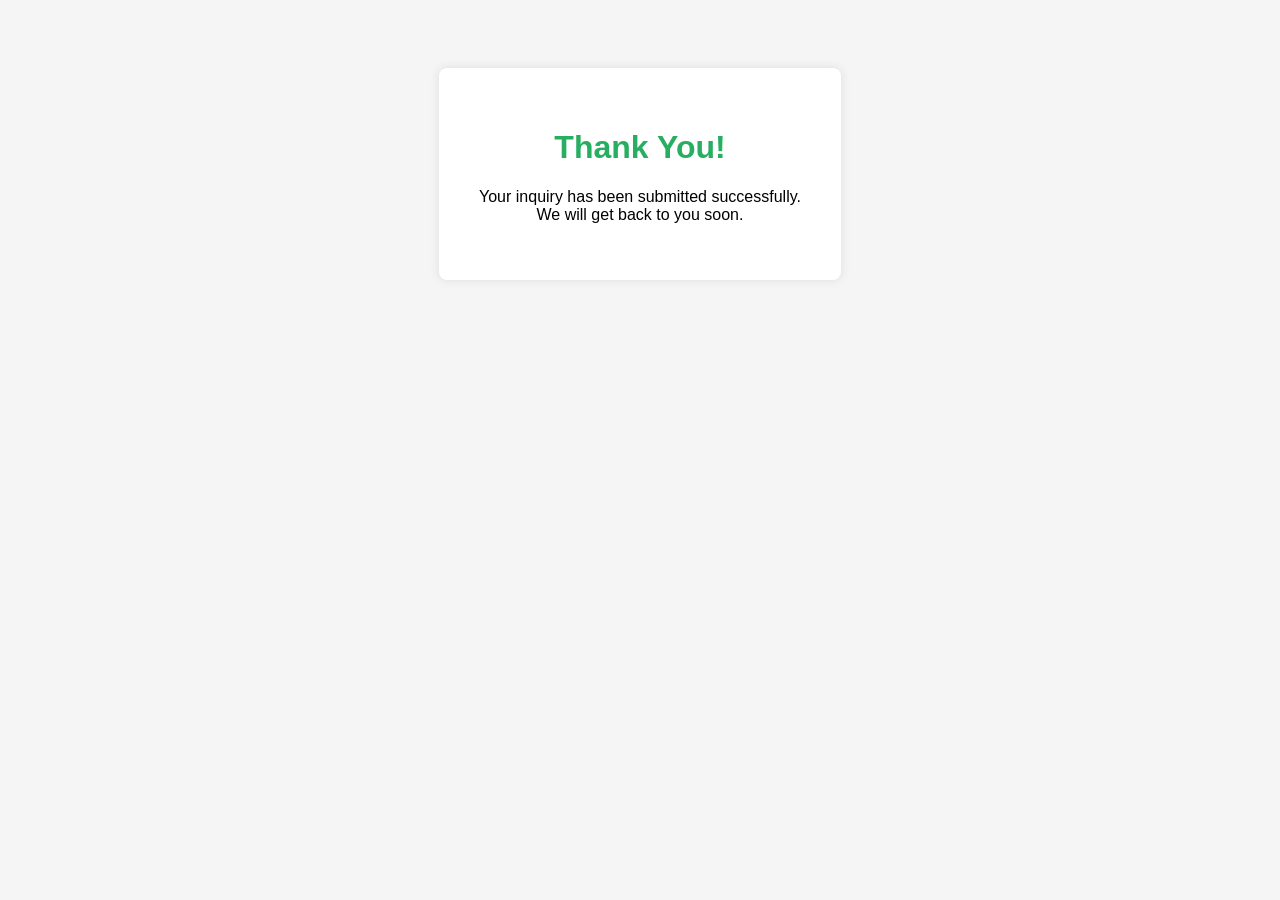
<file: thank-you.html>
<!DOCTYPE html>
<html lang="en">
<head>
  <meta charset="UTF-8">
  <title>Thank You</title>
  <style>
    body {
      font-family: 'Segoe UI', sans-serif;
      background-color: #f5f5f5;
      text-align: center;
      padding: 60px;
    }
    .box {
      background: white;
      padding: 40px;
      margin: auto;
      display: inline-block;
      border-radius: 8px;
      box-shadow: 0 0 10px #ddd;
    }
    h1 {
      color: #27ae60;
    }
  </style>
</head>
<body>
  <div class="box">
    <h1>Thank You!</h1>
    <p>Your inquiry has been submitted successfully.<br>We will get back to you soon.</p>
  </div>
</body>
</html>
</file>
<file: css/flaticon_archly.css>
/*!
*    ______ _       _   _
*    |  ____| |     | | (_)
*    | |__  | | __ _| |_ _  ___ ___  _ __
*    |  __| | |/ _` | __| |/ __/ _ \| '_ \
*    | |    | | (_| | |_| | (_| (_) | | | |
*    |_|    |_|\__,_|\__|_|\___\___/|_| |_|
*
*         https://www.flaticon.com
*/

@font-face {
   font-family: "flaticon_archly";
   src: url("../fonts/flaticon_archly.woff2") format("woff2"),
      url("../fonts/flaticon_archly.woff") format("woff"),
      url("../fonts/flaticon_archly.eot#iefix") format("embedded-opentype"),
      url("../fonts/flaticon_archly.ttf") format("truetype"),
      url("../images/flaticon_archly.svg#flaticon_archly") format("svg");
}

i[class^="flaticon-"]:before,
i[class*=" flaticon-"]:before {
   font-family: flaticon_archly !important;
   font-style: normal;
   font-weight: normal !important;
   font-variant: normal;
   text-transform: none;
   line-height: 1;
   -webkit-font-smoothing: antialiased;
   -moz-osx-font-smoothing: grayscale;
}

.flaticon-message:before {
   content: "\f101";
}
.flaticon-telephone:before {
   content: "\f102";
}
.flaticon-phone-call:before {
   content: "\f103";
}
.flaticon-avatar:before {
   content: "\f104";
}
.flaticon-employee:before {
   content: "\f105";
}
.flaticon-plan:before {
   content: "\f106";
}
.flaticon-house-design:before {
   content: "\f107";
}
.flaticon-residential:before {
   content: "\f108";
}
.flaticon-apartment:before {
   content: "\f109";
}
.flaticon-house:before {
   content: "\f10a";
}
.flaticon-renovation:before {
   content: "\f10b";
}
.flaticon-building:before {
   content: "\f10c";
}
.flaticon-home:before {
   content: "\f10d";
}
.flaticon-maintenance:before {
   content: "\f10e";
}
.flaticon-house-1:before {
   content: "\f10f";
}
.flaticon-downloading:before {
   content: "\f110";
}
.flaticon-pdf:before {
   content: "\f111";
}
.flaticon-urban-planning:before {
   content: "\f112";
}
.flaticon-puzzle:before {
   content: "\f113";
}
.flaticon-brick-wall:before {
   content: "\f114";
}
.flaticon-brickwall:before {
   content: "\f115";
}
.flaticon-design:before {
   content: "\f116";
}
.flaticon-development:before {
   content: "\f117";
}
.flaticon-continuous-improvement:before {
   content: "\f118";
}
.flaticon-improve:before {
   content: "\f119";
}
.flaticon-architect:before {
   content: "\f11a";
}
.flaticon-office-building:before {
   content: "\f11b";
}
.flaticon-architectural:before {
   content: "\f11c";
}
.flaticon-drawing-compass:before {
   content: "\f11d";
}
.flaticon-creativity:before {
   content: "\f11e";
}
.flaticon-creative-thinking:before {
   content: "\f11f";
}
.flaticon-idea:before {
   content: "\f120";
}
.flaticon-reliability:before {
   content: "\f121";
}
.flaticon-service:before {
   content: "\f122";
}
.flaticon-high-quality:before {
   content: "\f123";
}
.flaticon-best-seller:before {
   content: "\f124";
}
.flaticon-businessman:before {
   content: "\f125";
}
.flaticon-worker:before {
   content: "\f126";
}
.flaticon-suitcase:before {
   content: "\f127";
}
.flaticon-professional-development:before {
   content: "\f128";
}
.flaticon-building-1:before {
   content: "\f129";
}
.flaticon-house-2:before {
   content: "\f12a";
}
.flaticon-building-2:before {
   content: "\f12b";
}
.flaticon-address:before {
   content: "\f12c";
}
.flaticon-home-1:before {
   content: "\f12d";
}
.flaticon-residence:before {
   content: "\f12e";
}
.flaticon-building-3:before {
   content: "\f12f";
}
.flaticon-old-building:before {
   content: "\f130";
}
.flaticon-garage-house:before {
   content: "\f131";
}
.flaticon-buildings:before {
   content: "\f132";
}
.flaticon-residential-1:before {
   content: "\f133";
}
.flaticon-shop:before {
   content: "\f134";
}
.flaticon-store:before {
   content: "\f135";
}
.flaticon-store-1:before {
   content: "\f136";
}
.flaticon-3d-buildings:before {
   content: "\f137";
}
.flaticon-commercial-building:before {
   content: "\f138";
}
.flaticon-buildings-1:before {
   content: "\f139";
}
.flaticon-supermarket:before {
   content: "\f13a";
}
.flaticon-remodeling:before {
   content: "\f13b";
}
.flaticon-home-2:before {
   content: "\f13c";
}
.flaticon-home-renovation:before {
   content: "\f13d";
}
</file>
<file: css/nice-select.css>
.nice-select {
  -webkit-tap-highlight-color: transparent;
  background-color: #fff;
  border-radius: 5px;
  border: solid 1px #e8e8e8;
  box-sizing: border-box;
  clear: both;
  cursor: pointer;
  display: block;
  float: left;
  font-family: inherit;
  font-size: 14px;
  font-weight: normal;
  height: 42px;
  line-height: 40px;
  outline: none;
  padding-left: 18px;
  padding-right: 30px;
  position: relative;
  text-align: left !important;
  -webkit-transition: all 0.2s ease-in-out;
  transition: all 0.2s ease-in-out;
  -webkit-user-select: none;
     -moz-user-select: none;
      -ms-user-select: none;
          user-select: none;
  white-space: nowrap;
  width: auto; }
  .nice-select:hover {
    border-color: #dbdbdb; }
  .nice-select:active, .nice-select.open, .nice-select:focus {
    border-color: #999; }
  .nice-select:after {
    border-bottom: 2px solid #999;
    border-right: 2px solid #999;
    content: '';
    display: block;
    height: 5px;
    margin-top: -4px;
    pointer-events: none;
    position: absolute;
    right: 12px;
    top: 50%;
    -webkit-transform-origin: 66% 66%;
        -ms-transform-origin: 66% 66%;
            transform-origin: 66% 66%;
    -webkit-transform: rotate(45deg);
        -ms-transform: rotate(45deg);
            transform: rotate(45deg);
    -webkit-transition: all 0.15s ease-in-out;
    transition: all 0.15s ease-in-out;
    width: 5px; }
  .nice-select.open:after {
    -webkit-transform: rotate(-135deg);
        -ms-transform: rotate(-135deg);
            transform: rotate(-135deg); }
  .nice-select.open .list {
    opacity: 1;
    pointer-events: auto;
    -webkit-transform: scale(1) translateY(0);
        -ms-transform: scale(1) translateY(0);
            transform: scale(1) translateY(0); }
  .nice-select.disabled {
    border-color: #ededed;
    color: #999;
    pointer-events: none; }
    .nice-select.disabled:after {
      border-color: #cccccc; }
  .nice-select.wide {
    width: 100%; }
    .nice-select.wide .list {
      left: 0 !important;
      right: 0 !important; }
  .nice-select.right {
    float: right; }
    .nice-select.right .list {
      left: auto;
      right: 0; }
  .nice-select.small {
    font-size: 12px;
    height: 36px;
    line-height: 34px; }
    .nice-select.small:after {
      height: 4px;
      width: 4px; }
    .nice-select.small .option {
      line-height: 34px;
      min-height: 34px; }
  .nice-select .list {
    background-color: #fff;
    border-radius: 5px;
    box-shadow: 0 0 0 1px rgba(68, 68, 68, 0.11);
    box-sizing: border-box;
    margin-top: 4px;
    opacity: 0;
    overflow: hidden;
    padding: 0;
    pointer-events: none;
    position: absolute;
    top: 100%;
    left: 0;
    -webkit-transform-origin: 50% 0;
        -ms-transform-origin: 50% 0;
            transform-origin: 50% 0;
    -webkit-transform: scale(0.75) translateY(-21px);
        -ms-transform: scale(0.75) translateY(-21px);
            transform: scale(0.75) translateY(-21px);
    -webkit-transition: all 0.2s cubic-bezier(0.5, 0, 0, 1.25), opacity 0.15s ease-out;
    transition: all 0.2s cubic-bezier(0.5, 0, 0, 1.25), opacity 0.15s ease-out;
    z-index: 9; }
    .nice-select .list:hover .option:not(:hover) {
      background-color: transparent !important; }
  .nice-select .option {
    cursor: pointer;
    font-weight: 400;
    line-height: 40px;
    list-style: none;
    min-height: 40px;
    outline: none;
    padding-left: 18px;
    padding-right: 29px;
    text-align: left;
    -webkit-transition: all 0.2s;
    transition: all 0.2s; }
    .nice-select .option:hover, .nice-select .option.focus, .nice-select .option.selected.focus {
      background-color: #f6f6f6; }
    .nice-select .option.selected {
      font-weight: bold; }
    .nice-select .option.disabled {
      background-color: transparent;
      color: #999;
      cursor: default; }

.no-csspointerevents .nice-select .list {
  display: none; }

.no-csspointerevents .nice-select.open .list {
  display: block; }
</file>
<file: css/backToTop.css>
.progress-wrap {
	position: fixed;
	right: 50px;
	bottom: 50px;
	height: 46px;
	width: 46px;
	cursor: pointer;
	display: block;
	border-radius: 50px;
	box-shadow: inset 0 0 0 2px rgba(184, 151, 136, 0.4);
	z-index: 99;
	opacity: 0;
	visibility: hidden;
	transform: translateY(15px);
	-webkit-transition: all 200ms linear;
	transition: all 200ms linear;
}

.progress-wrap.active-progress {
	opacity: 1;
	visibility: visible;
	transform: translateY(0);
}

.progress-wrap::after {
	position: absolute;
	content: "\f176";
	font-family: "Font Awesome 5 Pro";
	text-align: center;
	line-height: 46px;
	font-size: 20px;
	color: var(--color-primary);
	left: 0;
	top: 0;
	height: 46px;
	width: 46px;
	cursor: pointer;
	display: block;
	z-index: 1;
	-webkit-transition: all 200ms linear;
	transition: all 200ms linear;
}

.progress-wrap svg path {
	fill: none;
}

.progress-wrap svg.progress-circle path {
	stroke: var(--color-primary);
	stroke-width: 4;
	box-sizing: border-box;
	-webkit-transition: all 200ms linear;
	transition: all 200ms linear;
}
</file>
